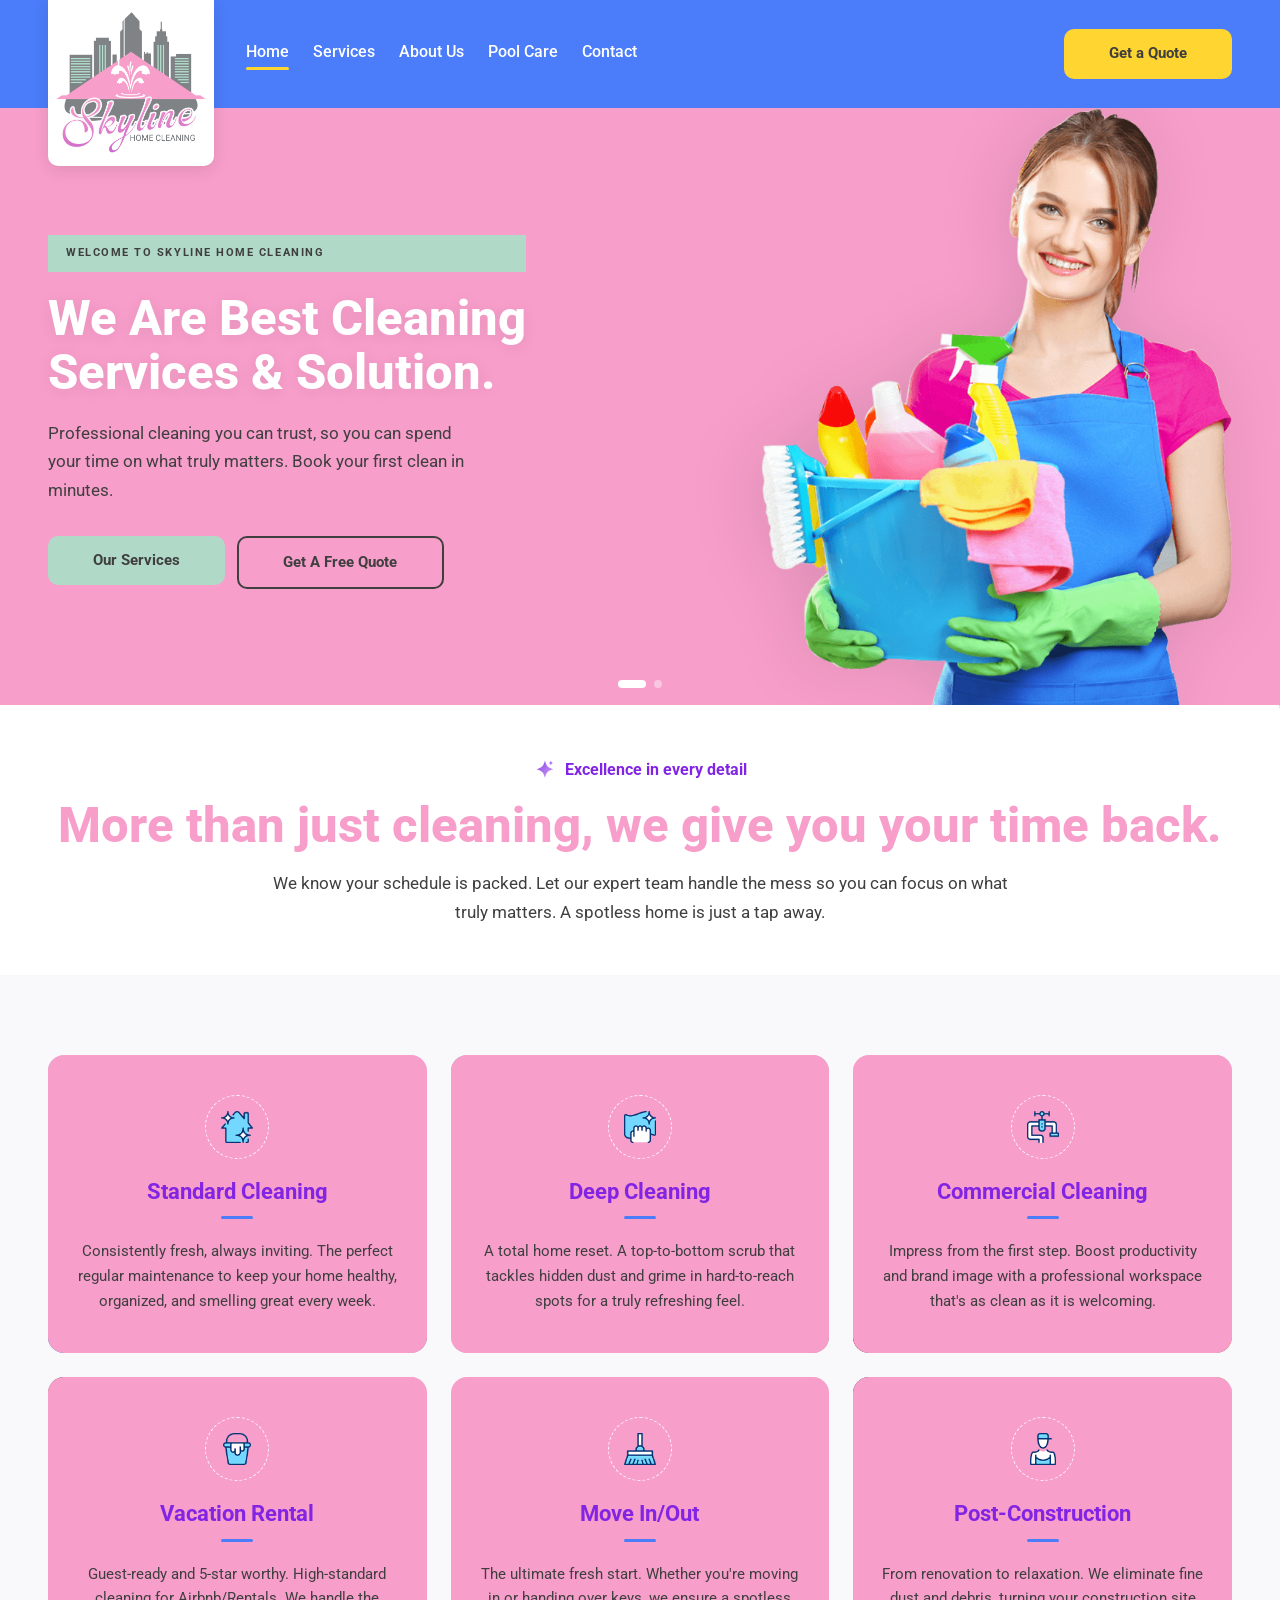
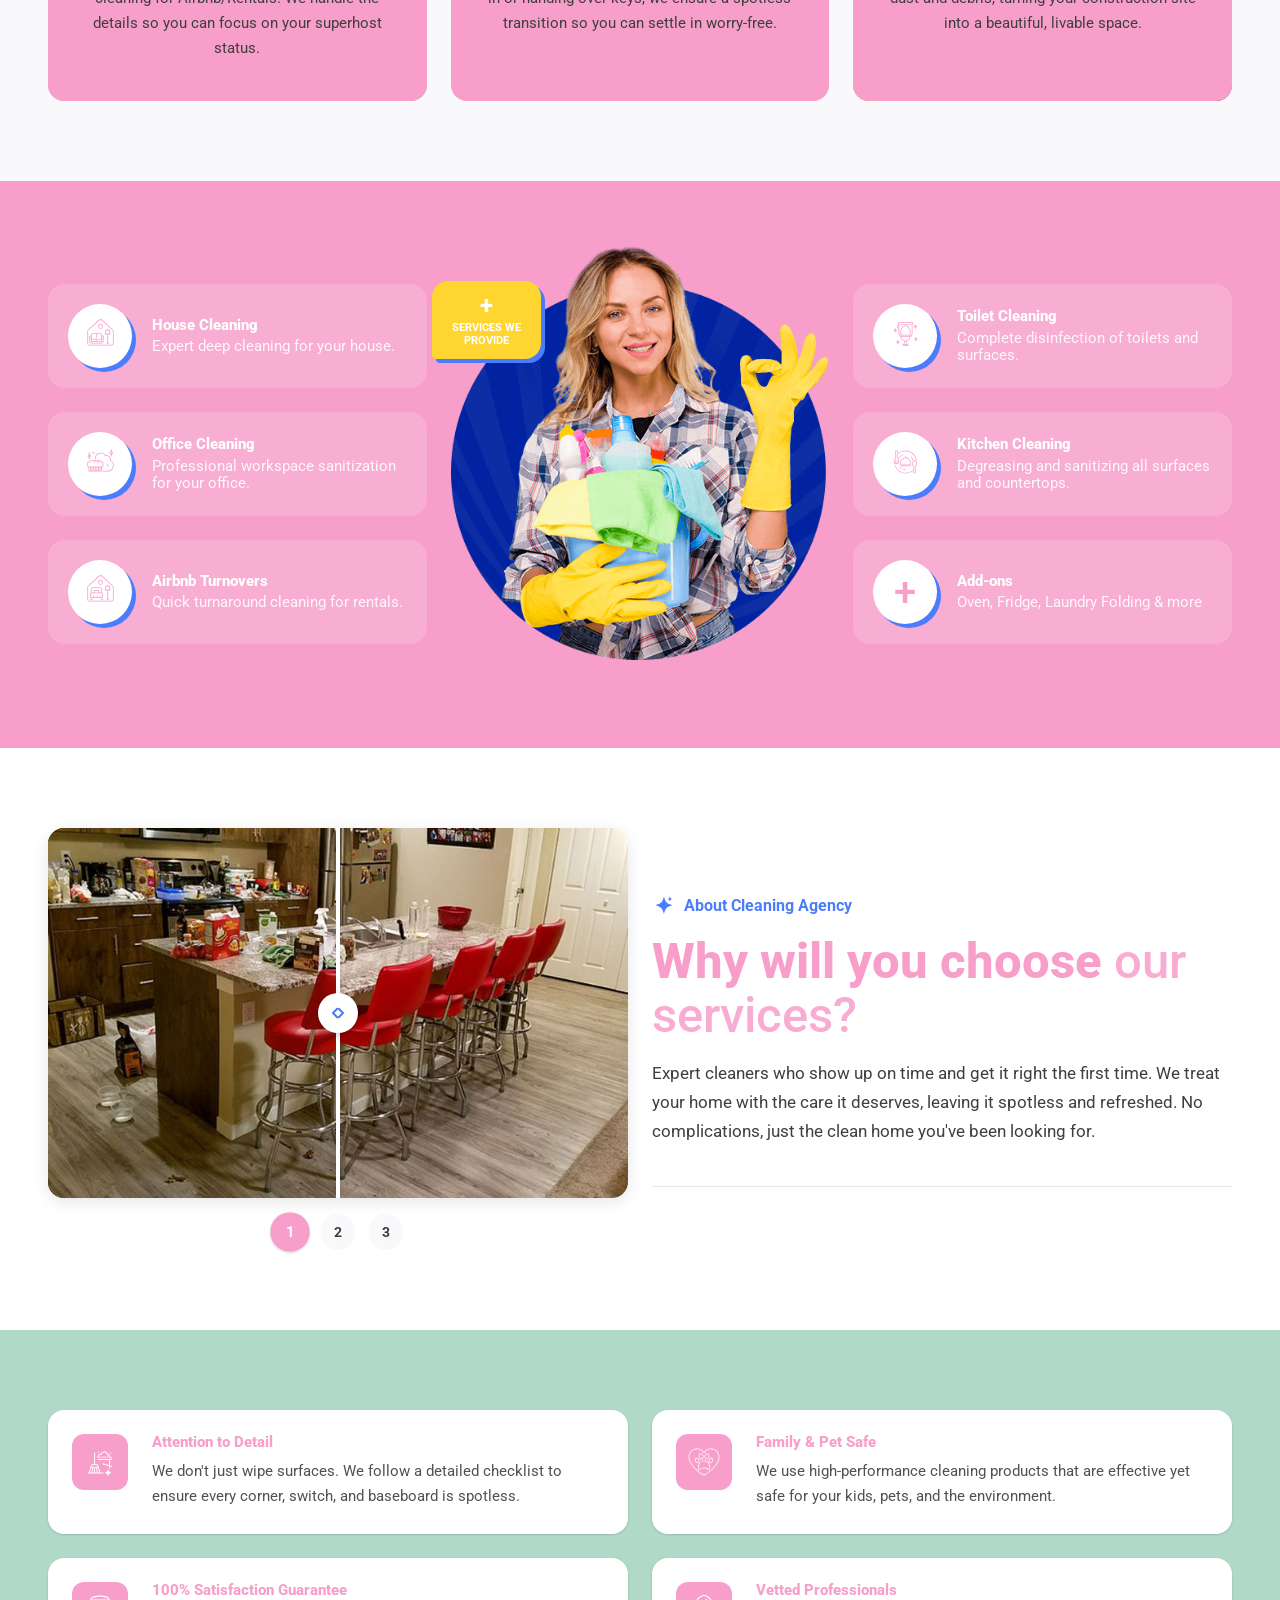
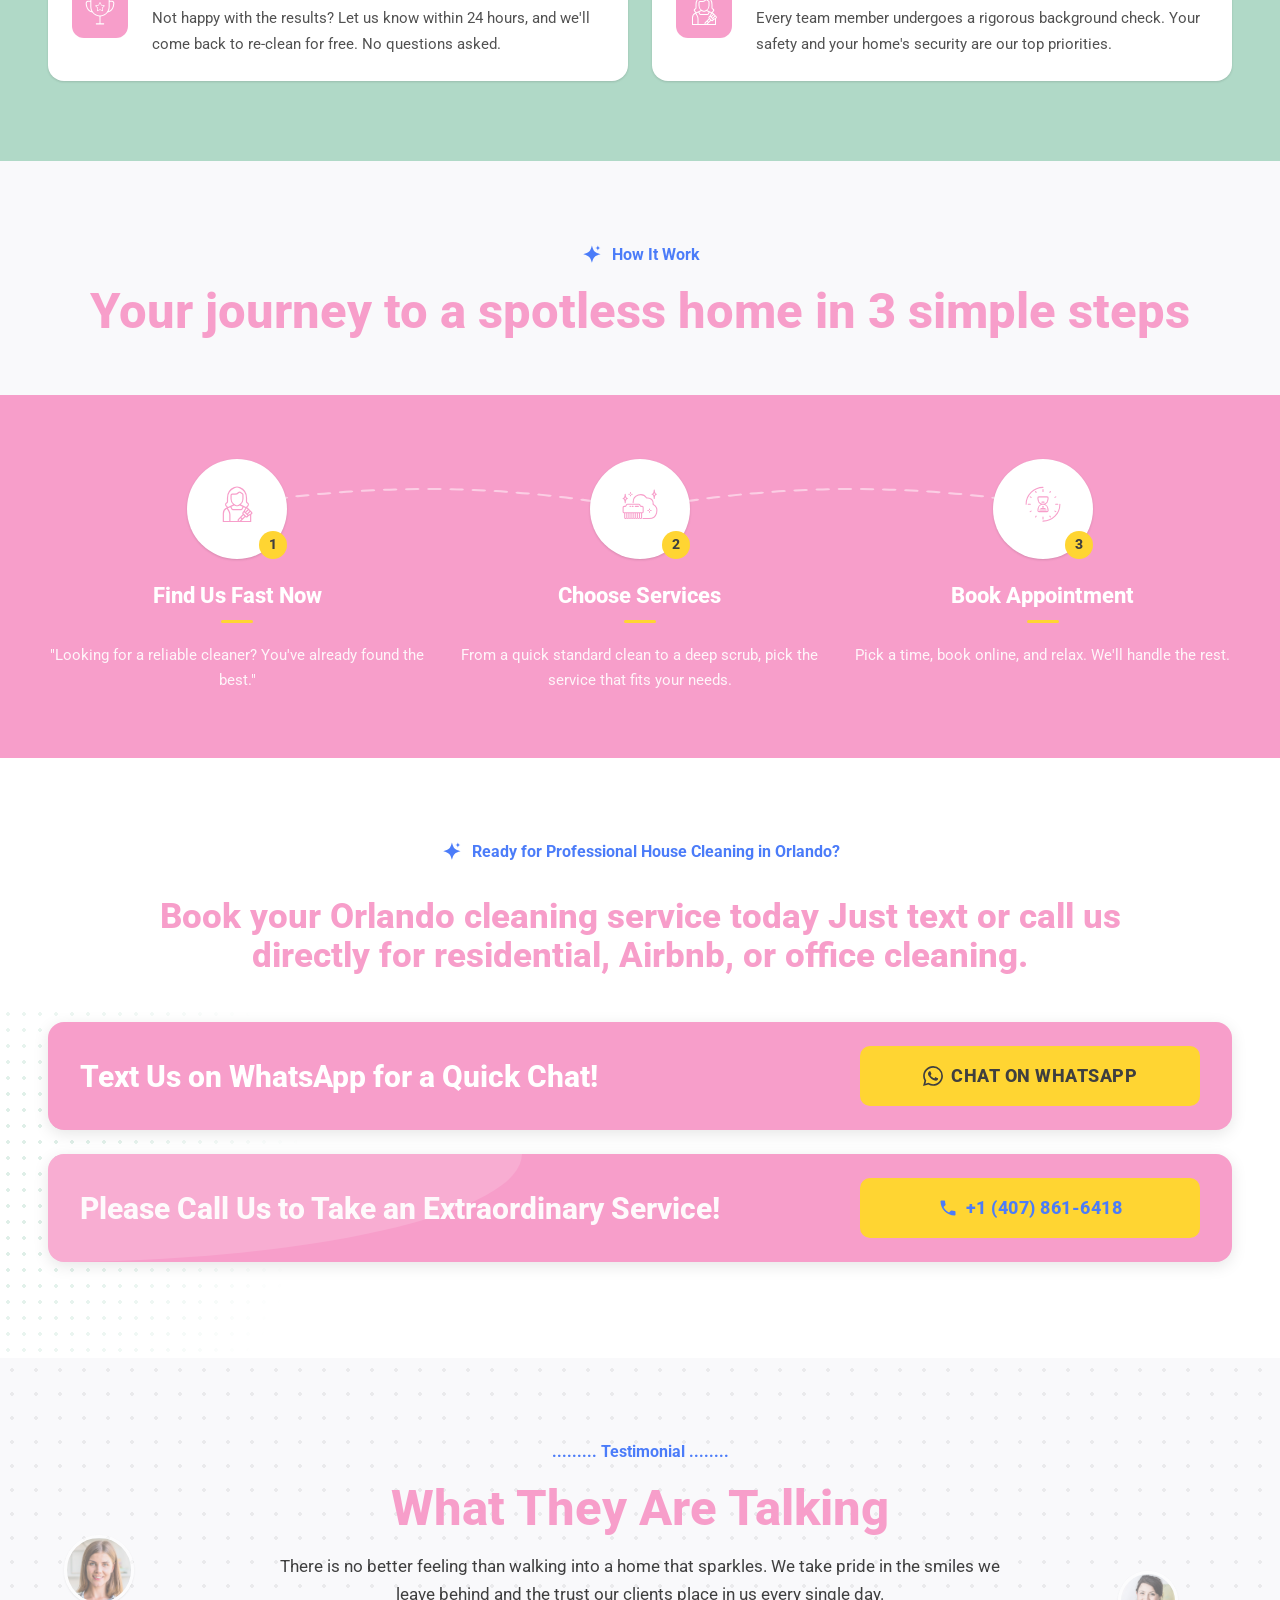
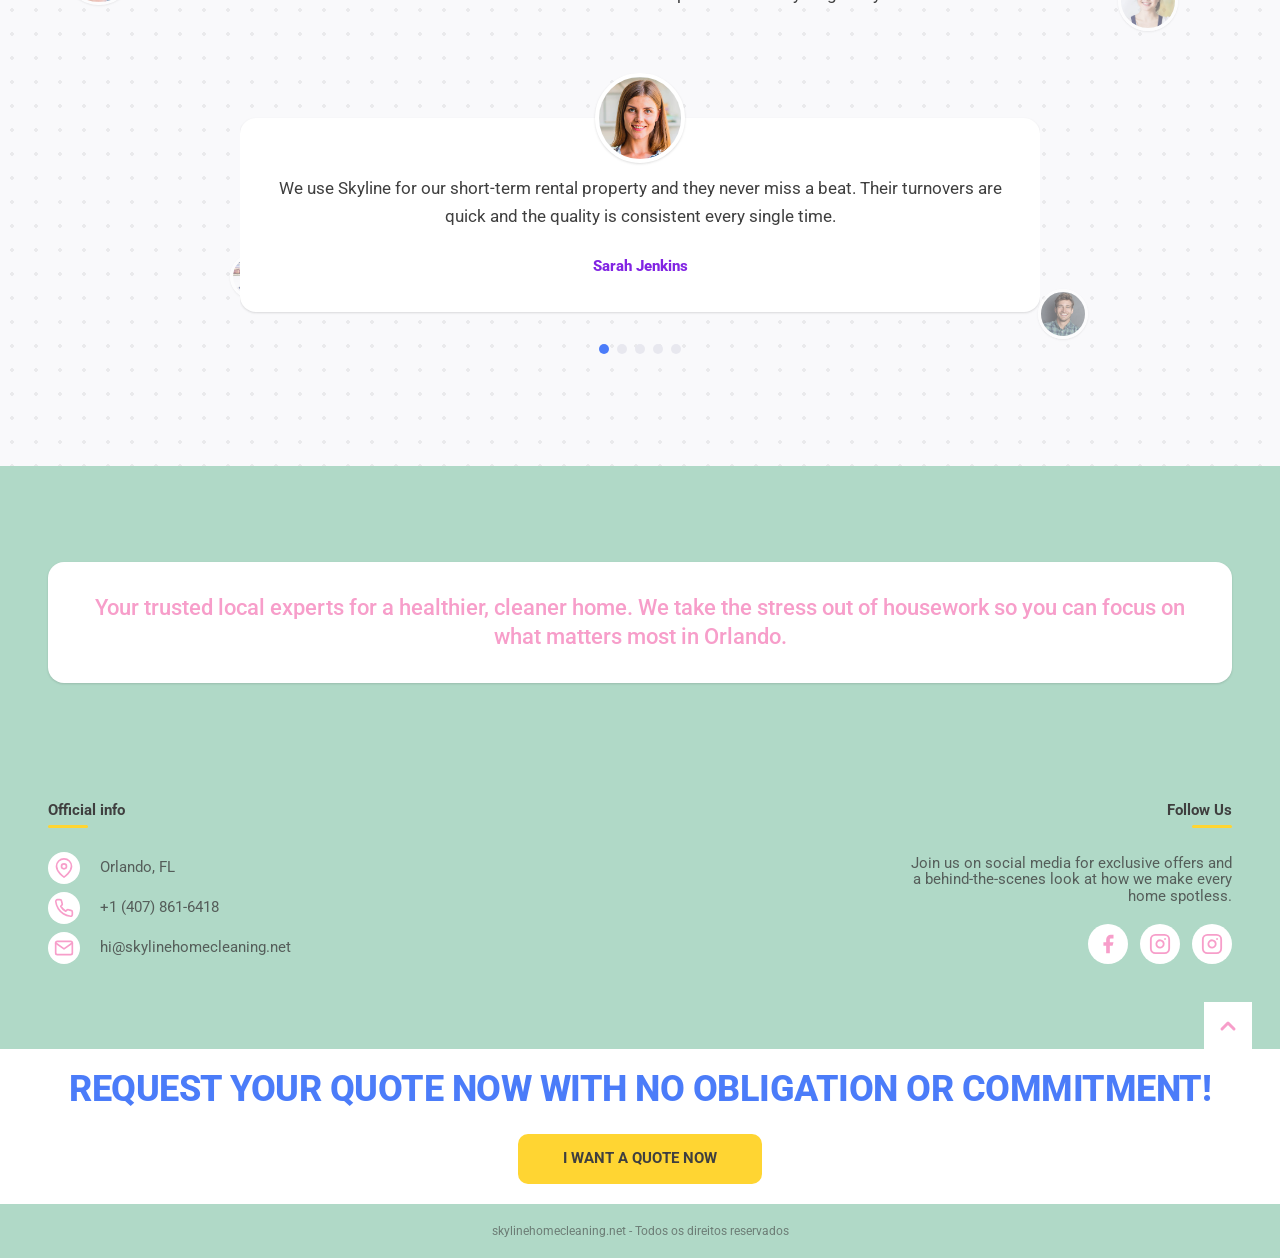
<file: index.html>
<!DOCTYPE html>
<html lang="en">
<head>
  <meta charset="UTF-8" />
  <meta name="viewport" content="width=device-width, initial-scale=1.0" />
  <meta name="description" content="Skyline Home Cleaning — Professional residential and commercial cleaning services you can trust. Book your first clean in minutes." />
  <title>Skyline Home Cleaning | Professional Cleaning Services</title>

  <link rel="preconnect" href="https://fonts.googleapis.com" />
  <link rel="preconnect" href="https://fonts.gstatic.com" crossorigin />
  <link href="https://fonts.googleapis.com/css2?family=Roboto:wght@400;500;700;800&display=swap" rel="stylesheet" />

  <!-- CSS Layer -->
  <link rel="stylesheet" href="css/tokens.css" />
  <link rel="stylesheet" href="css/base.css" />
  <link rel="stylesheet" href="css/layout.css" />
  <link rel="stylesheet" href="css/components.css" />
  <link rel="stylesheet" href="css/utilities.css" />
</head>
<body id="home">

  <a href="#main-content" class="u-skip-link">Skip to main content</a>

  <header class="main-header" role="banner">
    <div class="u-container header-container">
      
      <a href="/" class="header-logo" aria-label="Skyline Home Cleaning Home">
        <picture>
          <source media="(min-width: 641px)" srcset="assets/logos/logo-desktop-skyline.png">
          <img src="assets/logos/rounded-mobile-skyline.png" alt="Skyline Home Cleaning Logo" class="header-logo__img">
        </picture>
      </a>

      <!-- Menu Hamburger para Mobile -->
      <button class="header-nav__toggle" data-nav-toggle aria-expanded="false" aria-label="Open navigation menu">
        <span class="u-sr-only">Menu</span>
        <div class="hamburger-icon"></div>
      </button>

      <nav class="header-nav" data-nav-menu aria-label="Main navigation">
        <ul class="header-nav__list">
          <li class="header-nav__item"><a href="#home" class="header-nav__link header-nav__link--active">Home</a></li>
          <li class="header-nav__item"><a href="#services" class="header-nav__link">Services</a></li>
          <li class="header-nav__item"><a href="#why-choose-us" class="header-nav__link">About Us</a></li>
          <li class="header-nav__item"><a href="pool-care.html" class="header-nav__link">Pool Care</a></li>
          <li class="header-nav__item"><a href="#contact" class="header-nav__link">Contact</a></li>
          <!-- Appointment CTA: visible only inside the mobile hamburger drawer -->
          <li class="header-nav__item header-nav__cta-mobile">
            <a href="appointment.html" class="btn btn--cta">Get a Quote</a>
          </li>
        </ul>
      </nav>

      <a href="appointment.html" class="btn btn--cta btn-header-cta">Get a Quote</a>

    </div>
  </header>

  <main id="main-content">
    <section aria-label="Hero" class="hero-slider" id="hero" data-hero-slider tabindex="0">

      <!-- Progress bar -->
      <div class="hero-progress" aria-hidden="true">
        <div class="hero-progress__bar" data-slider-progress></div>
      </div>

      <!-- Slides -->
      <div class="hero-slider__track">

        <!-- Slide 1 -->
        <div class="hero-slide is-active" style="--slide-bg: #F79ECA;" data-slide="0" aria-hidden="false">
          <div class="u-container hero-slide__inner">
            <div class="hero-slide__content">
              <span class="hero-eyebrow" style="--eyebrow-bg: var(--color-secondary);" data-animate>WELCOME TO SKYLINE HOME CLEANING</span>
              <h1 class="hero-h1" id="section-hero-title" data-animate>We Are Best Cleaning<br>Services &amp; Solution.</h1>
              <p class="hero-body" data-animate>Professional cleaning you can trust, so you can spend your time on what truly matters. Book your first clean in minutes.</p>
              <div class="hero-actions" data-animate>
                <a href="#services" class="btn btn--secondary hero-btn">Our Services</a>
                <a href="appointment.html" class="btn btn--outline hero-btn">Get A Free Quote</a>
              </div>
            </div>
          </div>
          <!-- Image: direct child of slide so position:absolute anchors to slide edges -->
          <div class="hero-slide__image-wrapper" data-animate>
            <img src="assets/cleanig-girl-slide1.png" alt="Skyline Home Cleaning professional with supplies" class="hero-slide__image" fetchpriority="high" width="640" height="640" />
          </div>
        </div>

        <!-- Slide 2 -->
        <div class="hero-slide" style="--slide-bg: #B0D9C7;" data-slide="1" aria-hidden="true">
          <div class="u-container hero-slide__inner">
            <div class="hero-slide__content">
              <span class="hero-eyebrow" style="--eyebrow-bg: var(--color-primary);" data-animate>WE ARE SKYLINE</span>
              <h2 class="hero-h1" data-animate>Best Cleaning Service<br>in Town!</h2>
              <p class="hero-body" data-animate>Expert residential cleaning tailored to your needs. We handle the mess, you enjoy the rest.</p>
              <div class="hero-actions" data-animate>
                <a href="appointment.html" class="btn btn--cta hero-btn">Get a Free Quote</a>
              </div>
            </div>
          </div>
          <!-- Image: direct child of slide so position:absolute anchors to slide edges -->
          <div class="hero-slide__image-wrapper" data-animate>
            <img src="assets/cleanig-girl-slide2.png" alt="Skyline Home Cleaning professional ready to help" class="hero-slide__image" loading="lazy" width="640" height="640" />
          </div>
        </div>

      </div>

      <!-- Navigation arrows -->
      <button class="hero-slider__nav hero-slider__nav--prev" data-slider-prev aria-label="Previous slide">
        <svg xmlns="http://www.w3.org/2000/svg" width="24" height="24" viewBox="0 0 24 24" fill="none" stroke="currentColor" stroke-width="2.5" stroke-linecap="round" stroke-linejoin="round" aria-hidden="true">
          <polyline points="15 18 9 12 15 6"/>
        </svg>
      </button>
      <button class="hero-slider__nav hero-slider__nav--next" data-slider-next aria-label="Next slide">
        <svg xmlns="http://www.w3.org/2000/svg" width="24" height="24" viewBox="0 0 24 24" fill="none" stroke="currentColor" stroke-width="2.5" stroke-linecap="round" stroke-linejoin="round" aria-hidden="true">
          <polyline points="9 18 15 12 9 6"/>
        </svg>
      </button>

      <!-- Dot indicators -->
      <div class="hero-dots" data-slider-dots aria-label="Slide indicators" role="group"></div>

    </section>

    <!-- Intro Banner / Section Banner -->
    <section id="services" aria-label="Introduction" class="section-padding--sm" style="background-color: var(--color-white);">
      <div class="u-container">
        <div class="section-banner" data-reveal>
          <div class="section-banner__eyebrow">
            <span class="section-banner__icon" aria-hidden="true"></span>
            Excellence in every detail
          </div>
          <h2 class="section-banner__title">More than just cleaning, we give you your time back.</h2>
          <p class="section-banner__desc">We know your schedule is packed. Let our expert team handle the mess so you can focus on what truly matters. A spotless home is just a tap away.</p>
        </div>
      </div>
    </section>

    <section id="services-grid" aria-labelledby="section-services-title" style="background-color: var(--color-surface);" class="section-padding">
      <div class="u-container">
        <!-- Optional section title if needed, visually hidden or kept. Based on the user prompt it's just the grid, but keeping a hidden title is good for accessibility -->
        <h2 id="section-services-title" class="u-sr-only">Our Services</h2>
        
        <div class="u-grid">
          <!-- Card 1 -->
          <div class="col-third service-card" style="--card-bg-img: url('../assets/services-cards/services-card1.jpg');" data-reveal>
            <div class="service-icon-wrap">
              <img src="assets/icons/png-services/standard-cleaning.png" alt="" aria-hidden="true" width="32" height="32" loading="lazy" />
            </div>
            <h3 class="service-card__title">Standard Cleaning</h3>
            <div class="service-card__bar"></div>
            <p class="service-card__desc">Consistently fresh, always inviting. The perfect regular maintenance to keep your home healthy, organized, and smelling great every week.</p>
          </div>

          <!-- Card 2 -->
          <div class="col-third service-card" style="--card-bg-img: url('../assets/services-cards/services-card2.jpg');" data-reveal="data-reveal-delay: 80">
            <div class="service-icon-wrap">
              <img src="assets/icons/png-services/deep-cleaning.png" alt="" aria-hidden="true" width="32" height="32" loading="lazy" />
            </div>
            <h3 class="service-card__title">Deep Cleaning</h3>
            <div class="service-card__bar"></div>
            <p class="service-card__desc">A total home reset. A top-to-bottom scrub that tackles hidden dust and grime in hard-to-reach spots for a truly refreshing feel.</p>
          </div>

          <!-- Card 3 -->
          <div class="col-third service-card" style="--card-bg-img: url('../assets/services-cards/services-card7 (1).jpg');" data-reveal="data-reveal-delay: 160">
            <div class="service-icon-wrap">
              <img src="assets/icons/png-services/commercia-cleaning.png" alt="" aria-hidden="true" width="32" height="32" loading="lazy" />
            </div>
            <h3 class="service-card__title">Commercial Cleaning</h3>
            <div class="service-card__bar"></div>
            <p class="service-card__desc">Impress from the first step. Boost productivity and brand image with a professional workspace that's as clean as it is welcoming.</p>
          </div>

          <!-- Card 4 -->
          <div class="col-third service-card" style="--card-bg-img: url('../assets/services-cards/services-card4.jpg');" data-reveal>
            <div class="service-icon-wrap">
              <img src="assets/icons/png-services/vacation-retail.png" alt="" aria-hidden="true" width="32" height="32" loading="lazy" />
            </div>
            <h3 class="service-card__title">Vacation Rental</h3>
            <div class="service-card__bar"></div>
            <p class="service-card__desc">Guest-ready and 5-star worthy. High-standard cleaning for Airbnb/Rentals. We handle the details so you can focus on your superhost status.</p>
          </div>

          <!-- Card 5 -->
          <div class="col-third service-card" style="--card-bg-img: url('../assets/services-cards/services-card5.jpg');" data-reveal="data-reveal-delay: 80">
            <div class="service-icon-wrap">
              <img src="assets/icons/png-services/move-in-out.png" alt="" aria-hidden="true" width="32" height="32" loading="lazy" />
            </div>
            <h3 class="service-card__title">Move In/Out</h3>
            <div class="service-card__bar"></div>
            <p class="service-card__desc">The ultimate fresh start. Whether you're moving in or handing over keys, we ensure a spotless transition so you can settle in worry-free.</p>
          </div>

          <!-- Card 6 -->
          <div class="col-third service-card" style="--card-bg-img: url('../assets/services-cards/services-card6.jpg');" data-reveal="data-reveal-delay: 160">
            <div class="service-icon-wrap">
              <img src="assets/icons/png-services/post-construction.png" alt="" aria-hidden="true" width="32" height="32" loading="lazy" />
            </div>
            <h3 class="service-card__title">Post-Construction</h3>
            <div class="service-card__bar"></div>
            <p class="service-card__desc">From renovation to relaxation. We eliminate fine dust and debris, turning your construction site into a beautiful, livable space.</p>
          </div>
        </div>
      </div>
    </section>

    <!-- Services Details Grid -->
    <section id="services-details" class="section-padding" style="background-color: var(--color-primary); color: var(--color-white); overflow: hidden;">
      <div class="u-container u-grid" style="align-items: center;">
        
        <!-- Left Cards -->
        <div class="col-third" style="display: flex; flex-direction: column; gap: 1.5rem;" data-reveal>
          <div class="service-item">
            <div class="service-item__icon-wrap">
              <span class="service-item__icon" style="--icon: url('../assets/icons/services/house-cleaning.svg');"></span>
            </div>
            <div class="service-item__content">
              <h3 class="service-item__title">House Cleaning</h3>
              <p class="service-item__desc">Expert deep cleaning for your house.</p>
            </div>
          </div>

          <div class="service-item">
            <div class="service-item__icon-wrap">
              <span class="service-item__icon" style="--icon: url('../assets/icons/services/cleaning-brush.svg');"></span>
            </div>
            <div class="service-item__content">
              <h3 class="service-item__title">Office Cleaning</h3>
              <p class="service-item__desc">Professional workspace sanitization for your office.</p>
            </div>
          </div>

          <div class="service-item">
            <div class="service-item__icon-wrap">
              <span class="service-item__icon" style="--icon: url('../assets/icons/services/airbnb-turnovers.svg');"></span>
            </div>
            <div class="service-item__content">
              <h3 class="service-item__title">Airbnb Turnovers</h3>
              <p class="service-item__desc">Quick turnaround cleaning for rentals.</p>
            </div>
          </div>
        </div>

        <!-- Center Image -->
        <div class="col-third" style="position: relative; text-align: center; z-index: 2;" data-reveal="data-reveal-delay: 80">
          <div class="service-center-img-wrap">
            <div class="service-center-img__bg"></div>
            <img src="assets/cleaning-girl-services.png" alt="Cleaning professional smiling" class="service-center-img" width="400" height="400" loading="lazy" />
            <div class="service-center-badge">
              <span class="service-center-badge__icon">+</span>
              <span class="service-center-badge__text">Services we<br>provide</span>
            </div>
          </div>
        </div>

        <!-- Right Cards -->
        <div class="col-third" style="display: flex; flex-direction: column; gap: 1.5rem;" data-reveal="data-reveal-delay: 160">
          <div class="service-item">
            <div class="service-item__icon-wrap">
              <span class="service-item__icon" style="--icon: url('../assets/icons/services/toilet.svg');"></span>
            </div>
            <div class="service-item__content">
              <h3 class="service-item__title">Toilet Cleaning</h3>
              <p class="service-item__desc">Complete disinfection of toilets and surfaces.</p>
            </div>
          </div>

          <div class="service-item">
            <div class="service-item__icon-wrap">
              <span class="service-item__icon" style="--icon: url('../assets/icons/services/kitchen-cleaning.svg');"></span>
            </div>
            <div class="service-item__content">
              <h3 class="service-item__title">Kitchen Cleaning</h3>
              <p class="service-item__desc">Degreasing and sanitizing all surfaces and countertops.</p>
            </div>
          </div>

          <div class="service-item">
            <div class="service-item__icon-wrap">
              <span class="service-item__icon--text">+</span>
            </div>
            <div class="service-item__content">
              <h3 class="service-item__title">Add-ons</h3>
              <p class="service-item__desc">Oven, Fridge, Laundry Folding & more</p>
            </div>
          </div>
        </div>

      </div>
    </section>

    <!-- About / Why Choose Us Intro -->
    <section id="why-choose-us" aria-labelledby="section-why-title" class="section-padding" style="background-color: var(--color-white);">
      <div class="u-container u-grid" style="align-items: center;">
        
        <!-- Left: Before/After Slider -->
        <div class="col-half" data-reveal>
          <div class="ba-slider-wrap" style="display: flex; flex-direction: column; gap: 1rem;">
            <div class="ba-slider" style="--reveal: 50%;">
              <img src="assets/before-after/home-after.jpg" alt="Clean kitchen after cleaning" class="ba-slider__img js-ba-after" width="800" height="600" loading="lazy" />
              <div class="ba-slider__after">
                <img src="assets/before-after/home-before.jpg" alt="Dirty kitchen before cleaning" class="ba-slider__img js-ba-before" width="800" height="600" loading="lazy" />
              </div>
              <div class="ba-slider__handle">
                <div class="ba-slider__handle-btn">
                  <svg xmlns="http://www.w3.org/2000/svg" width="20" height="20" viewBox="0 0 24 24" fill="none" stroke="currentColor" stroke-width="2.5" stroke-linecap="round" stroke-linejoin="round"><polyline points="11 17 6 12 11 7"></polyline><polyline points="13 17 18 12 13 7"></polyline></svg>
                </div>
              </div>
              <input type="range" min="0" max="100" value="50" class="ba-slider__range" aria-label="Compare before and after cleaning" />
            </div>

            <!-- Slider Pagination -->
            <div class="ba-slider__nav" style="display: flex; justify-content: center; gap: 0.75rem;">
              <button class="ba-slider__btn is-active" data-before="assets/before-after/home-before.jpg" data-after="assets/before-after/home-after.jpg" aria-label="View comparison 1">1</button>
              <button class="ba-slider__btn" data-before="assets/before-after/home-before1.png" data-after="assets/before-after/home-after1.png" aria-label="View comparison 2">2</button>
              <button class="ba-slider__btn" data-before="assets/before-after/home-before2.png" data-after="assets/before-after/home-after2.png" aria-label="View comparison 3">3</button>
            </div>
          </div>
        </div>

        <!-- Right: Text Content -->
        <div class="col-half" data-reveal="data-reveal-delay: 80" style="display: flex; flex-direction: column; justify-content: center;">
          <div class="section-banner" style="text-align: left; margin-inline: 0;">
            <div class="section-banner__eyebrow" style="color: var(--color-nav);">
              <span class="section-banner__icon" aria-hidden="true" style="background: var(--color-nav);"></span>
              About Cleaning Agency
            </div>
            <h2 id="section-why-title" class="section-banner__title">
              <span style="font-weight: 800;">Why will you choose</span> 
              <span style="font-weight: 500; opacity: 0.85;">our services?</span>
            </h2>
            <p class="section-banner__desc" style="margin-inline: 0;">
              Expert cleaners who show up on time and get it right the first time. We treat your home with the care it deserves, leaving it spotless and refreshed. No complications, just the clean home you've been looking for.
            </p>
            <hr style="border: none; border-bottom: 1px solid var(--color-border); margin-top: 2.5rem; width: 100%;" />
          </div>
        </div>

      </div>
    </section>

    <!-- Trust Badges / Why Us Grid -->
    <section id="trust-badges" aria-label="Why Choose Us Benefits" class="section-padding" style="background-color: var(--color-secondary);">
      <div class="u-container u-grid">
        
        <!-- Badge 1 -->
        <div class="col-half trust-badge" data-reveal>
          <div class="trust-badge__icon-wrap">
            <span class="trust-badge__icon" style="--icon: url('../assets/icons/why-us/cleaning-details.svg');"></span>
          </div>
          <div class="trust-badge__content">
            <h3 class="trust-badge__title">Attention to Detail</h3>
            <p class="trust-badge__desc">We don't just wipe surfaces. We follow a detailed checklist to ensure every corner, switch, and baseboard is spotless.</p>
          </div>
        </div>

        <!-- Badge 2 -->
        <div class="col-half trust-badge" data-reveal="data-reveal-delay: 80">
          <div class="trust-badge__icon-wrap">
            <span class="trust-badge__icon" style="--icon: url('../assets/icons/why-us/pet-safe.svg');"></span>
          </div>
          <div class="trust-badge__content">
            <h3 class="trust-badge__title">Family & Pet Safe</h3>
            <p class="trust-badge__desc">We use high-performance cleaning products that are effective yet safe for your kids, pets, and the environment.</p>
          </div>
        </div>

        <!-- Badge 3 -->
        <div class="col-half trust-badge" data-reveal>
          <div class="trust-badge__icon-wrap">
            <span class="trust-badge__icon" style="--icon: url('../assets/icons/why-us/trophy.svg');"></span>
          </div>
          <div class="trust-badge__content">
            <h3 class="trust-badge__title">100% Satisfaction Guarantee</h3>
            <p class="trust-badge__desc">Not happy with the results? Let us know within 24 hours, and we'll come back to re-clean for free. No questions asked.</p>
          </div>
        </div>

        <!-- Badge 4 -->
        <div class="col-half trust-badge" data-reveal="data-reveal-delay: 80">
          <div class="trust-badge__icon-wrap">
            <span class="trust-badge__icon" style="--icon: url('../assets/icons/why-us/vetted-professional.svg');"></span>
          </div>
          <div class="trust-badge__content">
            <h3 class="trust-badge__title">Vetted Professionals</h3>
            <p class="trust-badge__desc">Every team member undergoes a rigorous background check. Your safety and your home's security are our top priorities.</p>
          </div>
        </div>

      </div>
    </section>

    <!-- How It Works Section -->
    <section id="how-it-works" aria-labelledby="section-how-title" class="section-padding" style="background-color: var(--color-surface); padding-bottom: 0;">
      <div class="u-container">
        
        <div class="section-banner" data-reveal>
          <div class="section-banner__eyebrow" style="color: var(--color-nav); justify-content: center;">
            <span class="section-banner__icon" aria-hidden="true" style="background: var(--color-nav);"></span>
            How It Work
          </div>
          <h2 id="section-how-title" class="section-banner__title">Your journey to a spotless home in 3 simple steps</h2>
        </div>
      </div>
        
      <div class="how-steps-wrap">
        <div class="u-container" style="position: relative;">
          <svg class="how-steps-curve" viewBox="0 0 1000 100" preserveAspectRatio="none" aria-hidden="true">
            <path d="M 0,100 Q 250,0 500,100 Q 750,0 1000,100" fill="none" stroke="rgba(255,255,255,0.5)" stroke-width="5" stroke-dasharray="12,14" stroke-linecap="round" />
          </svg>

          <div class="u-grid" style="position: relative; z-index: 1;">
          <!-- Step 1 -->
          <div class="col-third how-step" data-reveal>
            <div class="how-step__icon-wrap">
              <span class="how-step__icon" style="mask-image: url('../assets/icons/why-us/vetted-professional.svg'); -webkit-mask-image: url('../assets/icons/why-us/vetted-professional.svg');" aria-hidden="true"></span>
              <span class="how-step__badge">1</span>
            </div>
            <h3 class="how-step__title">Find Us Fast Now</h3>
            <div class="how-step__bar"></div>
            <p class="how-step__desc">"Looking for a reliable cleaner? You've already found the best."</p>
          </div>
          
          <!-- Step 2 -->
          <div class="col-third how-step" data-reveal="data-reveal-delay: 80">
            <div class="how-step__icon-wrap">
              <span class="how-step__icon" style="mask-image: url('../assets/icons/services/cleaning-brush.svg'); -webkit-mask-image: url('../assets/icons/services/cleaning-brush.svg');" aria-hidden="true"></span>
              <span class="how-step__badge">2</span>
            </div>
            <h3 class="how-step__title">Choose Services</h3>
            <div class="how-step__bar"></div>
            <p class="how-step__desc">From a quick standard clean to a deep scrub, pick the service that fits your needs.</p>
          </div>
          
          <!-- Step 3 -->
          <div class="col-third how-step" data-reveal="data-reveal-delay: 160">
            <div class="how-step__icon-wrap">
              <span class="how-step__icon" style="mask-image: url('../assets/icons/services/clock.svg'); -webkit-mask-image: url('../assets/icons/services/clock.svg');" aria-hidden="true"></span>
              <span class="how-step__badge">3</span>
            </div>
            <h3 class="how-step__title">Book Appointment</h3>
            <div class="how-step__bar"></div>
            <p class="how-step__desc">Pick a time, book online, and relax. We'll handle the rest.</p>
          </div>
          </div>
        </div>
      </div>
    </section>

    <!-- Text CTA Section -->
    <section id="contact" class="section-padding" style="background-color: var(--color-white); text-align: center; padding-bottom: 1rem;">
      <div class="u-container">
        <div class="section-banner" data-reveal style="max-width: 100%; margin-inline: auto;">
          <div class="section-banner__eyebrow" style="color: var(--color-nav); justify-content: center; font-weight: 700; text-transform: none; letter-spacing: normal;">
            <span class="section-banner__icon" aria-hidden="true" style="background: var(--color-nav);"></span>
            Ready for Professional House Cleaning in Orlando?
          </div>
          <h2 class="section-banner__title" style="color: var(--color-primary); font-weight: 800; font-size: clamp(1.25rem, 3vw, 2.2rem); line-height: var(--leading-tight); margin-top: 1rem;">
            Book your Orlando cleaning service today Just text or call us<br class="u-hidden-mobile">
            directly for residential, Airbnb, or office cleaning.
          </h2>
        </div>
      </div>
    </section>

    <!-- Contact & Call Banners -->
    <section id="contact-banners" style="padding-top: 1rem; padding-bottom: clamp(3rem, 8vw, 6rem); background-color: var(--color-white); position: relative; z-index: 1; overflow: hidden;">
      <!-- Subtle dot pattern background -->
      <div style="position: absolute; top: 0; left: 0; width: 400px; height: 100%; background-image: radial-gradient(var(--color-secondary) 2px, transparent 2px); background-size: 16px 16px; opacity: 0.4; z-index: -1; mask-image: radial-gradient(circle at left center, black 20%, transparent 70%); -webkit-mask-image: radial-gradient(circle at left center, black 20%, transparent 70%); pointer-events: none;"></div>
      
      <div class="u-container" style="display: flex; flex-direction: column; gap: 1.5rem;">
        
        <!-- Banner 1: WhatsApp -->
        <div class="appointment-banner" data-reveal>
          <h2 class="appointment-banner__title">Text Us on WhatsApp for a Quick Chat!</h2>
          <a href="https://wa.me/14078616418" class="btn btn--cta appointment-banner__btn" target="_blank" rel="noopener noreferrer">
            <svg width="20" height="20" viewBox="0 0 24 24" fill="currentColor" aria-hidden="true" style="flex-shrink: 0; margin-right: 8px;">
              <path d="M17.472 14.382c-.297-.149-1.758-.867-2.03-.967-.273-.099-.471-.148-.67.15-.197.297-.767.966-.94 1.164-.173.199-.347.223-.644.075-.297-.15-1.255-.463-2.39-1.475-.883-.788-1.48-1.761-1.653-2.059-.173-.297-.018-.458.13-.606.134-.133.298-.347.446-.52.149-.174.198-.298.298-.497.099-.198.05-.371-.025-.52-.075-.149-.669-1.612-.916-2.207-.242-.579-.487-.5-.669-.51a12.8 12.8 0 0 0-.57-.01c-.198 0-.52.074-.792.372-.272.297-1.04 1.016-1.04 2.479 0 1.462 1.065 2.875 1.213 3.074.149.198 2.096 3.2 5.077 4.487.709.306 1.262.489 1.694.625.712.227 1.36.195 1.871.118.571-.085 1.758-.719 2.006-1.413.248-.694.248-1.289.173-1.413-.074-.124-.272-.198-.57-.347m-5.421 7.403h-.004a9.87 9.87 0 0 1-5.031-1.378l-.361-.214-3.741.982.998-3.648-.235-.374a9.86 9.86 0 0 1-1.51-5.26c.001-5.45 4.436-9.884 9.888-9.884 2.64 0 5.122 1.03 6.988 2.898a9.825 9.825 0 0 1 2.893 6.994c-.003 5.45-4.437 9.884-9.885 9.884m8.413-18.297A11.815 11.815 0 0 0 12.05 0C5.495 0 .16 5.335.157 11.892c0 2.096.547 4.142 1.588 5.945L.057 24l6.305-1.654a11.882 11.882 0 0 0 5.683 1.448h.005c6.554 0 11.89-5.335 11.893-11.893a11.821 11.821 0 0 0-3.48-8.413Z"/>
            </svg>
            CHAT ON WHATSAPP
          </a>
        </div>

        <!-- Banner 2: Call Us -->
        <div class="appointment-banner appointment-banner--wave" data-reveal="data-reveal-delay: 80">
          <!-- Curved reflection graphic inside banner -->
          <div class="appointment-banner__bg-curve"></div>
          
          <h2 class="appointment-banner__title appointment-banner__title--alt">Please Call Us to Take an Extraordinary Service!</h2>
          <a href="tel:+14078616418" class="btn btn--cta appointment-banner__btn appointment-banner__btn--alt">
            <svg width="20" height="20" viewBox="0 0 24 24" fill="currentColor" aria-hidden="true" style="flex-shrink: 0;">
              <path d="M6.62 10.79c1.44 2.83 3.76 5.14 6.59 6.59l2.2-2.2c.27-.27.67-.36 1.02-.24 1.12.37 2.33.57 3.57.57.55 0 1 .45 1 1V20c0 .55-.45 1-1 1-9.39 0-17-7.61-17-17 0-.55.45-1 1-1h3.5c.55 0 1 .45 1 1 0 1.25.2 2.45.57 3.57.11.35.03.74-.25 1.02l-2.2 2.2z"/>
            </svg>
            +1 (407) 861-6418
          </a>
        </div>

      </div>
    </section>

    <!-- Testimonials -->
    <section id="testimonials" class="section-padding" style="background-color: var(--color-surface); position: relative; overflow: hidden; z-index: 1;">
      <!-- Dot pattern background -->
      <div style="position: absolute; top: 0; left: 0; width: 100%; height: 100%; background-image: radial-gradient(rgba(0,0,0,0.06) 2px, transparent 2px); background-size: 24px 24px; z-index: -1;"></div>

      <!-- Floating avatars (fixed sizes and positions) -->
      <div class="testimonial-float" style="top: 25%; left: 5%; width: 70px; height: 70px; background-image: url('assets/testimonials/testimonial-02.jpg');"></div>
      <div class="testimonial-float" style="top: 70%; left: 18%; width: 45px; height: 45px; background-image: url('assets/testimonials/testimonial-03.jpg');"></div>
      <div class="testimonial-float" style="top: 30%; right: 8%; width: 60px; height: 60px; background-image: url('assets/testimonials/testimonial-04.jpg');"></div>
      <div class="testimonial-float" style="top: 75%; right: 15%; width: 50px; height: 50px; background-image: url('assets/testimonials/testimonial-05.jpg');"></div>

      <div class="u-container">
        <div class="section-banner" data-reveal>
          <div class="section-banner__eyebrow" style="color: var(--color-nav); justify-content: center;">
            ......... Testimonial ........
          </div>
          <h2 class="section-banner__title" style="color: var(--color-primary); font-size: var(--text-h1); font-weight: 800;">
            What They Are Talking
          </h2>
          <p class="section-banner__desc">
            There is no better feeling than walking into a home that sparkles. We take pride in the smiles we leave behind and the trust our clients place in us every single day.
          </p>
        </div>

        <div class="testimonial-slider-wrap" data-reveal="data-reveal-delay: 100">
          <div class="testimonial-slider" data-testimonial-slider>
            
            <!-- Slide 1 -->
            <div class="testimonial-slide">
              <div class="testimonial-card">
                <div class="testimonial-card__avatar">
                  <img src="assets/testimonials/testimonial-02.jpg" alt="Sarah Jenkins" width="90" height="90" loading="lazy">
                </div>
                <p class="testimonial-card__text">We use Skyline for our short-term rental property and they never miss a beat. Their turnovers are quick and the quality is consistent every single time.</p>
                <h4 class="testimonial-card__name">Sarah Jenkins</h4>
              </div>
            </div>

            <!-- Slide 2 -->
            <div class="testimonial-slide">
              <div class="testimonial-card">
                <div class="testimonial-card__avatar">
                  <img src="assets/testimonials/testimonial-03.jpg" alt="Laiza French" width="90" height="90" loading="lazy">
                </div>
                <p class="testimonial-card__text">So easy to book, and my house looked amazing. I didn't have to worry about anything.</p>
                <h4 class="testimonial-card__name">Laiza French</h4>
              </div>
            </div>

            <!-- Slide 3 -->
            <div class="testimonial-slide">
              <div class="testimonial-card">
                <div class="testimonial-card__avatar">
                  <img src="assets/testimonials/testimonial-04.jpg" alt="Jhon Smith" width="90" height="90" loading="lazy">
                </div>
                <p class="testimonial-card__text">I've tried several cleaning services in Orlando, but Skyline is on another level. They are professional, punctual, and my house has never looked this good.</p>
                <h4 class="testimonial-card__name">Jhon Smith</h4>
              </div>
            </div>

            <!-- Slide 4 -->
            <div class="testimonial-slide">
              <div class="testimonial-card">
                <div class="testimonial-card__avatar">
                  <img src="assets/testimonials/testimonial-05.jpg" alt="Emily Davis" width="90" height="90" loading="lazy">
                </div>
                <p class="testimonial-card__text">Absolutely wonderful! They paid attention to details I didn't even know were dirty. Highly recommended for any homeowner.</p>
                <h4 class="testimonial-card__name">Emily Davis</h4>
              </div>
            </div>

            <!-- Slide 5 -->
            <div class="testimonial-slide">
              <div class="testimonial-card">
                <div class="testimonial-card__avatar">
                  <img src="assets/testimonials/testimonial-06.jpg" alt="Michael Brown" width="90" height="90" loading="lazy">
                </div>
                <p class="testimonial-card__text">Fast, reliable, and super friendly staff. Coming home to a clean house is the highlight of my week.</p>
                <h4 class="testimonial-card__name">Michael Brown</h4>
              </div>
            </div>

          </div>

          <!-- Slider Dots -->
          <div class="testimonial-dots" data-testimonial-dots></div>
        </div>
      </div>
    </section>

  </main>

  <footer role="contentinfo" class="main-footer" style="background-color: var(--color-secondary); color: var(--color-text); position: relative; z-index: 2;">
    <div class="u-container main-footer__inner">
      
      <!-- Top CTA Header -->
      <div style="text-align: center; margin-bottom: 2.5rem; background-color: #ffffff; padding: 2rem; border-radius: var(--card-radius); box-shadow: var(--shadow-sm);" data-reveal>
        <h3 style="font-size: var(--text-h3); font-weight: var(--weight-medium); color: var(--color-primary); line-height: 1.3; margin: 0;">
          Your trusted local experts for a healthier, cleaner home. We take the stress out of housework so you can focus on what matters most in Orlando.
        </h3>
      </div>

      <!-- 3 Columns Row -->
      <div class="u-grid main-footer__grid" style="margin-bottom: 25px;" data-reveal="data-reveal-delay: 80">
        
        <!-- Column 1: Official Info -->
        <div class="footer-col footer-col--left">
          <h3 class="footer-title" style="color: var(--color-text);">Official info</h3>
          <ul class="footer-contact" style="color: rgba(63,63,63,0.8); line-height: 1.1; display: flex; flex-direction: column; gap: 0.5rem;">
            <li>
              <span class="footer-contact__icon">
                <svg xmlns="http://www.w3.org/2000/svg" width="20" height="20" viewBox="0 0 24 24" fill="none" stroke="currentColor" stroke-width="2" stroke-linecap="round" stroke-linejoin="round" aria-hidden="true"><path d="M21 10c0 7-9 13-9 13s-9-6-9-13a9 9 0 0 1 18 0z"/><circle cx="12" cy="10" r="3"/></svg>
              </span>
              <span>Orlando, FL</span>
            </li>
            <li>
              <span class="footer-contact__icon">
                <svg xmlns="http://www.w3.org/2000/svg" width="20" height="20" viewBox="0 0 24 24" fill="none" stroke="currentColor" stroke-width="2" stroke-linecap="round" stroke-linejoin="round" aria-hidden="true"><path d="M22 16.92v3a2 2 0 0 1-2.18 2 19.79 19.79 0 0 1-8.63-3.07 19.5 19.5 0 0 1-6-6 19.79 19.79 0 0 1-3.07-8.67A2 2 0 0 1 4.11 2h3a2 2 0 0 1 2 1.72 12.84 12.84 0 0 0 .7 2.81 2 2 0 0 1-.45 2.11L8.09 9.91a16 16 0 0 0 6 6l1.27-1.27a2 2 0 0 1 2.11-.45 12.84 12.84 0 0 0 2.81.7A2 2 0 0 1 22 16.92z"/></svg>
              </span>
              <a href="tel:+14078616418" style="color: inherit;">+1 (407) 861-6418</a>
            </li>
            <li>
              <span class="footer-contact__icon">
                <svg xmlns="http://www.w3.org/2000/svg" width="20" height="20" viewBox="0 0 24 24" fill="none" stroke="currentColor" stroke-width="2" stroke-linecap="round" stroke-linejoin="round" aria-hidden="true"><path d="M4 4h16c1.1 0 2 .9 2 2v12c0 1.1-.9 2-2 2H4c-1.1 0-2-.9-2-2V6c0-1.1.9-2 2-2z"/><polyline points="22,6 12,13 2,6"/></svg>
              </span>
              <a href="mailto:hi@skylinehomecleaning.net" style="color: inherit;">hi@skylinehomecleaning.net</a>
            </li>
          </ul>
        </div>

        <!-- Column 2: Empty Spacer -->
        <div class="footer-col">
        </div>

        <!-- Column 3: Follow Us -->
        <div class="footer-col footer-col--right">
          <h2 class="footer-title" style="color: var(--color-text);">Follow Us</h2>
          <p style="color: rgba(63,63,63,0.8); line-height: 1.1; margin-bottom: 1rem;">
            Join us on social media for exclusive offers and a behind-the-scenes look at how we make every home spotless.
          </p>
          <div class="footer-socials" style="display: flex; justify-content: flex-end; gap: 0.75rem;">
            <a href="https://www.facebook.com/SkylinePoolService" target="_blank" rel="noopener noreferrer" title="Skyline on Facebook" aria-label="Follow us on Facebook" class="footer-social-link">
              <svg xmlns="http://www.w3.org/2000/svg" width="22" height="22" viewBox="0 0 24 24" fill="currentColor"><path d="M18 2h-3a5 5 0 0 0-5 5v3H7v4h3v8h4v-8h3l1-4h-4V7a1 1 0 0 1 1-1h3z"/></svg>
            </a>
            <a href="https://www.instagram.com/skylinehomecleaning/" target="_blank" rel="noopener noreferrer" title="Skyline Home Cleaning on Instagram" aria-label="Follow Skyline Home Cleaning on Instagram" class="footer-social-link">
              <svg xmlns="http://www.w3.org/2000/svg" width="22" height="22" viewBox="0 0 24 24" fill="none" stroke="currentColor" stroke-width="2" stroke-linecap="round" stroke-linejoin="round"><rect x="2" y="2" width="20" height="20" rx="5" ry="5"/><path d="M16 11.37A4 4 0 1 1 12.63 8 4 4 0 0 1 16 11.37z"/><line x1="17.5" y1="6.5" x2="17.51" y2="6.5"/></svg>
            </a>
            <a href="https://www.instagram.com/serviceskylinepool/" target="_blank" rel="noopener noreferrer" title="Skyline Pool Service on Instagram" aria-label="Follow Skyline Pool Service on Instagram" class="footer-social-link">
              <svg xmlns="http://www.w3.org/2000/svg" width="22" height="22" viewBox="0 0 24 24" fill="none" stroke="currentColor" stroke-width="2" stroke-linecap="round" stroke-linejoin="round"><rect x="2" y="2" width="20" height="20" rx="5" ry="5"/><path d="M16 11.37A4 4 0 1 1 12.63 8 4 4 0 0 1 16 11.37z"/><line x1="17.5" y1="6.5" x2="17.51" y2="6.5"/></svg>
            </a>
          </div>
        </div>
      </div>
    </div> <!-- /main-footer__inner -->

    <!-- Bottom CTA Box (Full Width) -->
    <div style="background-color: #ffffff; padding: 20px 0; margin-bottom: 17px; position: relative;" data-reveal="data-reveal-delay: 160">
      
      <button class="back-to-top back-to-top--light" aria-label="Scroll to top" onclick="window.scrollTo({top: 0, behavior: 'smooth'})" style="bottom: 100%; right: 28px; transform: translateY(1px);">
        <svg xmlns="http://www.w3.org/2000/svg" width="24" height="24" viewBox="0 0 24 24" fill="none" stroke="currentColor" stroke-width="3" stroke-linecap="round" stroke-linejoin="round"><polyline points="18 15 12 9 6 15"/></svg>
      </button>

      <div class="u-container">
        <h2 style="text-align: center; color: var(--color-nav); font-size: clamp(1.5rem, 4vw, 2.25rem); font-weight: 800; text-transform: uppercase; margin-bottom: 1.5rem; letter-spacing: -0.5px;">
          REQUEST YOUR QUOTE NOW WITH NO OBLIGATION OR COMMITMENT!
        </h2>
        
        <div class="cta-action-row" style="text-align: center;">
          <a href="appointment.html" class="btn btn--cta">I WANT A QUOTE NOW</a>
        </div>
      </div>
    </div>

    <!-- Copyright -->
    <div class="u-container">
      <div class="footer-bottom" style="color: rgba(63,63,63,0.6); text-align: left; padding-bottom: 17px; font-size: 12px;">
        <p style="margin: 0; width: 100%; text-align: center;">skylinehomecleaning.net - Todos os direitos reservados</p>
      </div>
    </div>
  </footer>
  <!-- JS Layer -->
  <script type="module" src="js/main.js"></script>
</body>
</html>
</file>
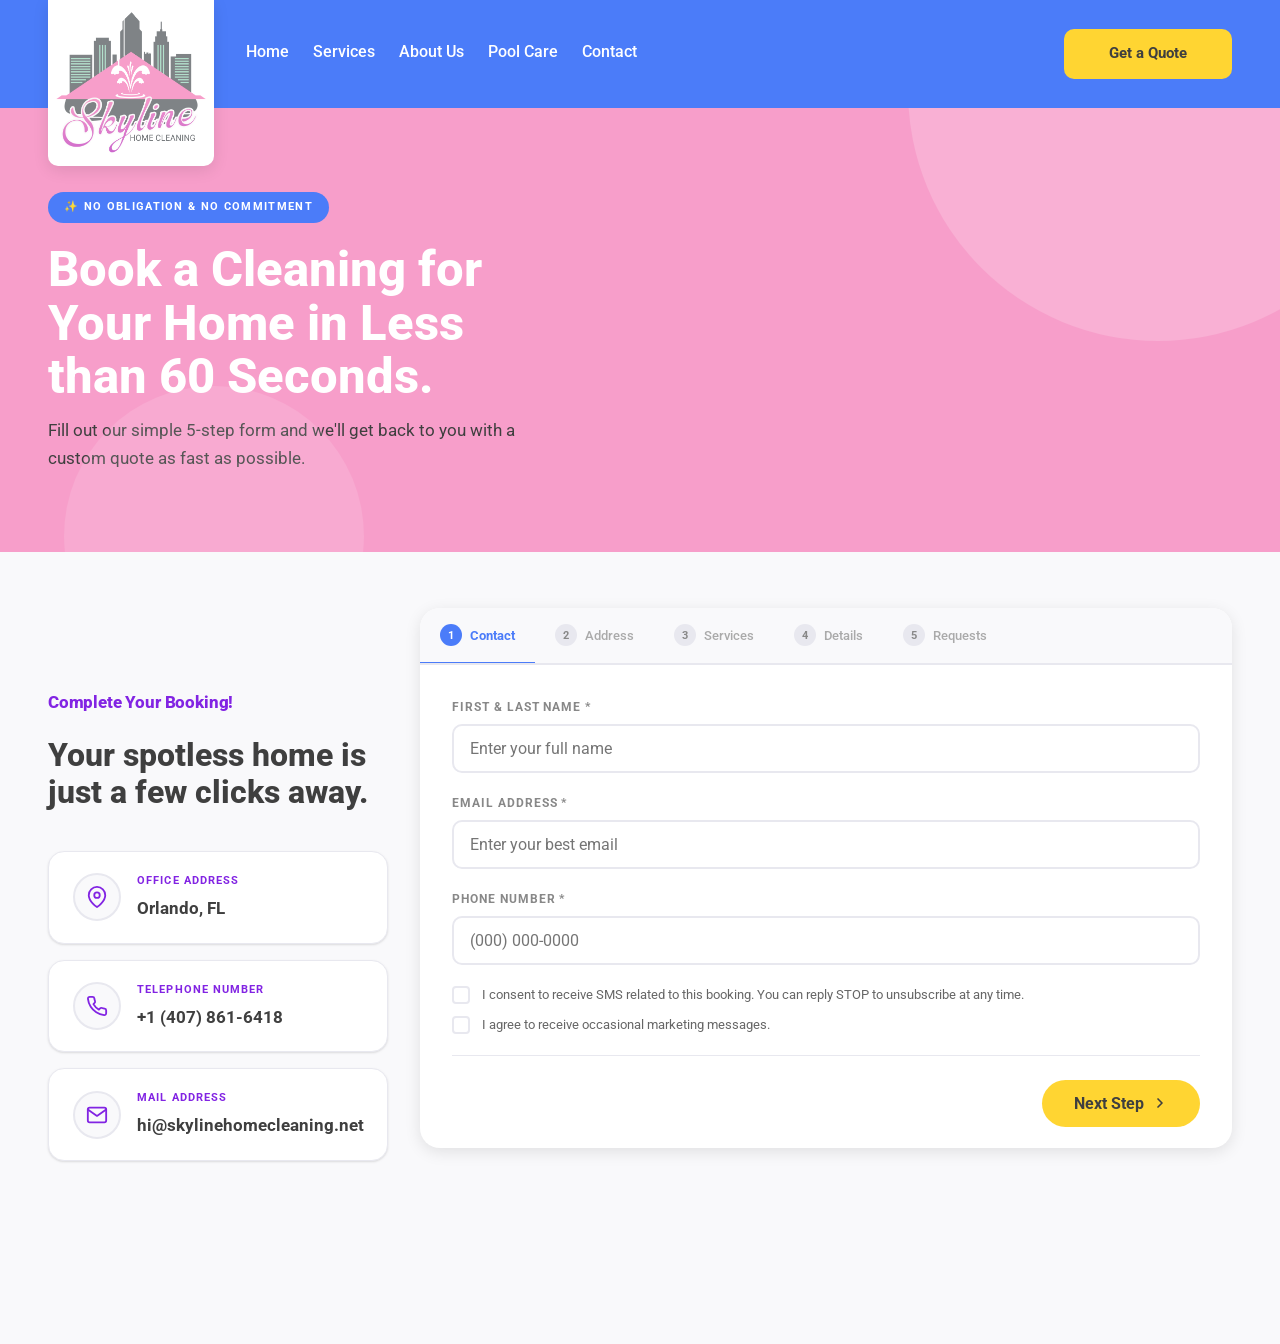
<file: appointment.html>
<!DOCTYPE html>
<html lang="en">
<head>
  <meta charset="UTF-8" />
  <meta name="viewport" content="width=device-width, initial-scale=1.0" />
  <meta name="description" content="Book your professional home cleaning appointment with Skyline Home Cleaning. Fast, easy, and obligation-free. 5 simple steps to a spotless home in Orlando." />
  <title>Book an Appointment | Skyline Home Cleaning</title>

  <link rel="preconnect" href="https://fonts.googleapis.com" />
  <link rel="preconnect" href="https://fonts.gstatic.com" crossorigin />
  <link href="https://fonts.googleapis.com/css2?family=Roboto:wght@400;500;700;800&display=swap" rel="stylesheet" />

  <!-- CSS Layer -->
  <link rel="stylesheet" href="css/tokens.css" />
  <link rel="stylesheet" href="css/base.css" />
  <link rel="stylesheet" href="css/layout.css" />
  <link rel="stylesheet" href="css/components.css" />
  <link rel="stylesheet" href="css/utilities.css" />
  <link rel="stylesheet" href="css/appointment.css?v=5" />
</head>
<body>

  <a href="#main-content" class="u-skip-link">Skip to main content</a>

  <!-- ── HEADER (shared, same as index.html) ─────────────────── -->
  <header class="main-header" role="banner">
    <div class="u-container header-container">

      <a href="/" class="header-logo" aria-label="Skyline Home Cleaning Home">
        <picture>
          <source media="(min-width: 641px)" srcset="assets/logos/logo-desktop-skyline.png">
          <img src="assets/logos/rounded-mobile-skyline.png" alt="Skyline Home Cleaning Logo" class="header-logo__img">
        </picture>
      </a>

      <button class="header-nav__toggle" data-nav-toggle aria-expanded="false" aria-label="Open navigation menu">
        <span class="u-sr-only">Menu</span>
        <div class="hamburger-icon"></div>
      </button>

      <nav class="header-nav" data-nav-menu aria-label="Main navigation">
        <ul class="header-nav__list">
          <li class="header-nav__item"><a href="index.html#home" class="header-nav__link">Home</a></li>
          <li class="header-nav__item"><a href="index.html#services" class="header-nav__link">Services</a></li>
          <li class="header-nav__item"><a href="index.html#why-choose-us" class="header-nav__link">About Us</a></li>
          <li class="header-nav__item"><a href="index.html#pool-care" class="header-nav__link">Pool Care</a></li>
          <li class="header-nav__item"><a href="index.html#contact" class="header-nav__link">Contact</a></li>
          <li class="header-nav__item header-nav__cta-mobile">
            <a href="appointment.html" class="btn btn--cta">Get a Quote</a>
          </li>
        </ul>
      </nav>

      <a href="appointment.html" class="btn btn--cta btn-header-cta">Get a Quote</a>
    </div>
  </header>

  <main id="main-content">

    <!-- ── BOOKING HERO ──────────────────────────────────────── -->
    <section class="booking-hero" aria-label="Booking header">
      <div class="u-container">
        <span class="booking-hero__eyebrow">
          ✨ No Obligation &amp; No Commitment
        </span>
        <h1 class="booking-hero__title">
          Book a Cleaning for<br>
          Your Home in Less<br>
          than 60 Seconds.
        </h1>
        <p class="booking-hero__sub">
          Fill out our simple 5-step form and we'll get back to you with a custom quote as fast as possible.
        </p>


      </div>
    </section>

    <!-- ── MAIN BOOKING LAYOUT ──────────────────────────────── -->
    <section id="booking-form-start" class="booking-page" aria-label="Booking form">
      <div class="u-container">
        <div class="booking-layout">

          <!-- ╔══════════════════════════════════════╗
               ║  LEFT SIDEBAR                        ║
               ╚══════════════════════════════════════╝ -->
          <aside class="booking-sidebar" aria-label="Contact information">

            <p class="booking-sidebar__headline">Complete Your Booking!</p>
            <h2 class="booking-sidebar__tagline">Your spotless home is just a few clicks away.</h2>

            <!-- Office Address -->
            <div class="booking-info-card" data-reveal>
              <div class="booking-info-card__icon" aria-hidden="true">
                <svg xmlns="http://www.w3.org/2000/svg" viewBox="0 0 24 24" fill="none" stroke-width="2" stroke-linecap="round" stroke-linejoin="round">
                  <path d="M21 10c0 7-9 13-9 13s-9-6-9-13a9 9 0 0 1 18 0z"/>
                  <circle cx="12" cy="10" r="3"/>
                </svg>
              </div>
              <div class="booking-info-card__body">
                <p class="booking-info-card__label">Office Address</p>
                <p class="booking-info-card__value">Orlando, FL</p>
              </div>
            </div>

            <!-- Phone -->
            <a href="tel:+14078616418" class="booking-info-card" data-reveal style="text-decoration: none;">
              <div class="booking-info-card__icon" aria-hidden="true">
                <svg xmlns="http://www.w3.org/2000/svg" viewBox="0 0 24 24" fill="none" stroke-width="2" stroke-linecap="round" stroke-linejoin="round">
                  <path d="M22 16.92v3a2 2 0 0 1-2.18 2 19.79 19.79 0 0 1-8.63-3.07 19.5 19.5 0 0 1-6-6 19.79 19.79 0 0 1-3.07-8.67A2 2 0 0 1 4.11 2h3a2 2 0 0 1 2 1.72 12.84 12.84 0 0 0 .7 2.81 2 2 0 0 1-.45 2.11L8.09 9.91a16 16 0 0 0 6 6l1.27-1.27a2 2 0 0 1 2.11-.45 12.84 12.84 0 0 0 2.81.7A2 2 0 0 1 22 16.92z"/>
                </svg>
              </div>
              <div class="booking-info-card__body">
                <p class="booking-info-card__label">Telephone Number</p>
                <p class="booking-info-card__value">+1 (407) 861-6418</p>
              </div>
            </a>

            <!-- Email -->
            <a href="mailto:hi@skylinehomecleaning.net" class="booking-info-card" data-reveal style="text-decoration: none;">
              <div class="booking-info-card__icon" aria-hidden="true">
                <svg xmlns="http://www.w3.org/2000/svg" viewBox="0 0 24 24" fill="none" stroke-width="2" stroke-linecap="round" stroke-linejoin="round">
                  <path d="M4 4h16c1.1 0 2 .9 2 2v12c0 1.1-.9 2-2 2H4c-1.1 0-2-.9-2-2V6c0-1.1.9-2 2-2z"/>
                  <polyline points="22,6 12,13 2,6"/>
                </svg>
              </div>
              <div class="booking-info-card__body">
                <p class="booking-info-card__label">Mail Address</p>
                <p class="booking-info-card__value">hi@skylinehomecleaning.net</p>
              </div>
            </a>


          </aside>

          <!-- ╔══════════════════════════════════════╗
               ║  BOOKING FORM PANEL                  ║
               ╚══════════════════════════════════════╝ -->
          <div class="booking-form-panel" role="main">

            <form id="booking-form" data-booking-form novalidate>

              <!-- Tab Navigation -->
              <div class="booking-tabs" role="tablist" aria-label="Booking steps">
                <button type="button" class="tab-btn active unlocked" data-target="1" role="tab" aria-selected="true" aria-controls="step-1">
                  <span class="tab-num">1</span>
                  <span class="tab-text">Contact</span>
                </button>
                <button type="button" class="tab-btn" data-target="2" role="tab" aria-selected="false" aria-controls="step-2">
                  <span class="tab-num">2</span>
                  <span class="tab-text">Address</span>
                </button>
                <button type="button" class="tab-btn" data-target="3" role="tab" aria-selected="false" aria-controls="step-3">
                  <span class="tab-num">3</span>
                  <span class="tab-text">Services</span>
                </button>
                <button type="button" class="tab-btn" data-target="4" role="tab" aria-selected="false" aria-controls="step-4">
                  <span class="tab-num">4</span>
                  <span class="tab-text">Details</span>
                </button>
                <button type="button" class="tab-btn" data-target="5" role="tab" aria-selected="false" aria-controls="step-5">
                  <span class="tab-num">5</span>
                  <span class="tab-text">Requests</span>
                </button>
              </div>

              <!-- ── STEP 1: CONTACT ──────────────────────────── -->
              <div class="booking-step active" data-step="1" id="step-1" role="tabpanel" aria-labelledby="tab-1">

                <div class="booking-field">
                  <label for="user-name">First &amp; Last Name *</label>
                  <input
                    type="text"
                    id="user-name"
                    name="user-name"
                    placeholder="Enter your full name"
                    autocomplete="name"
                    required
                  />
                  <span class="field-error" aria-live="polite"></span>
                </div>

                <div class="booking-field">
                  <label for="user-email">Email Address *</label>
                  <input
                    type="email"
                    id="user-email"
                    name="user-email"
                    placeholder="Enter your best email"
                    autocomplete="email"
                    required
                  />
                  <span class="field-error" aria-live="polite"></span>
                </div>

                <div class="booking-field">
                  <label for="user-phone">Phone Number *</label>
                  <input
                    type="tel"
                    id="user-phone"
                    name="user-phone"
                    placeholder="(000) 000-0000"
                    autocomplete="tel"
                    required
                  />
                  <span class="field-error" aria-live="polite"></span>
                </div>

                <div class="booking-terms">
                  <label class="booking-check">
                    <input type="checkbox" id="chk-sms" name="acceptance-sms" value="Yes">
                    <span>I consent to receive SMS related to this booking. You can reply STOP to unsubscribe at any time.</span>
                  </label>
                  <label class="booking-check">
                    <input type="checkbox" id="chk-marketing" name="acceptance-marketing" value="Yes">
                    <span>I agree to receive occasional marketing messages.</span>
                  </label>
                </div>

                <div class="step-navigation single-btn">
                  <button type="button" class="btn-premium" data-next>
                    Next Step
                    <svg xmlns="http://www.w3.org/2000/svg" width="16" height="16" viewBox="0 0 24 24" fill="none" stroke="currentColor" stroke-width="2.5" stroke-linecap="round" stroke-linejoin="round" aria-hidden="true"><polyline points="9 18 15 12 9 6"/></svg>
                  </button>
                </div>
              </div>

              <!-- ── STEP 2: ADDRESS ──────────────────────────── -->
              <div class="booking-step" data-step="2" id="step-2" role="tabpanel" aria-labelledby="tab-2">

                <div class="booking-field">
                  <label for="address-1">Address Line 1 *</label>
                  <input
                    type="text"
                    id="address-1"
                    name="address-1"
                    placeholder="Street address"
                    autocomplete="address-line1"
                    required
                  />
                  <span class="field-error" aria-live="polite"></span>
                </div>

                <div class="booking-field">
                  <label for="address-2">Address Line 2 <em style="font-style:normal;font-weight:400;color:#bbb;">(Optional)</em></label>
                  <input
                    type="text"
                    id="address-2"
                    name="address-2"
                    placeholder="Apt, Suite, Unit…"
                    autocomplete="address-line2"
                  />
                </div>

                <div class="booking-grid-3">
                  <div class="booking-field">
                    <label for="address-city">City *</label>
                    <input
                      type="text"
                      id="address-city"
                      name="address-city"
                      placeholder="City"
                      autocomplete="address-level2"
                      required
                    />
                    <span class="field-error" aria-live="polite"></span>
                  </div>
                  <div class="booking-field">
                    <label for="address-state">State *</label>
                    <input
                      type="text"
                      id="address-state"
                      name="address-state"
                      placeholder="FL"
                      autocomplete="address-level1"
                      required
                    />
                    <span class="field-error" aria-live="polite"></span>
                  </div>
                  <div class="booking-field">
                    <label for="address-zip">ZIP *</label>
                    <input
                      type="text"
                      id="address-zip"
                      name="address-zip"
                      placeholder="32801"
                      autocomplete="postal-code"
                      required
                    />
                    <span class="field-error" aria-live="polite"></span>
                  </div>
                </div>


                <div class="step-navigation">
                  <button type="button" class="btn-premium-outline" data-prev>
                    <svg xmlns="http://www.w3.org/2000/svg" width="16" height="16" viewBox="0 0 24 24" fill="none" stroke="currentColor" stroke-width="2.5" stroke-linecap="round" stroke-linejoin="round" aria-hidden="true"><polyline points="15 18 9 12 15 6"/></svg>
                    Back
                  </button>
                  <button type="button" class="btn-premium" data-next>
                    Next Step
                    <svg xmlns="http://www.w3.org/2000/svg" width="16" height="16" viewBox="0 0 24 24" fill="none" stroke="currentColor" stroke-width="2.5" stroke-linecap="round" stroke-linejoin="round" aria-hidden="true"><polyline points="9 18 15 12 9 6"/></svg>
                  </button>
                </div>
              </div>

              <!-- ── STEP 3: SERVICES ─────────────────────────── -->
              <div class="booking-step" data-step="3" id="step-3" role="tabpanel" aria-labelledby="tab-3">

                <h3 class="step-title">Pick additional services below</h3>
                <div class="services-grid" data-services-grid aria-label="Service options">
                  <!-- Built dynamically by JS -->
                </div>

                <div class="step-navigation">
                  <button type="button" class="btn-premium-outline" data-prev>
                    <svg xmlns="http://www.w3.org/2000/svg" width="16" height="16" viewBox="0 0 24 24" fill="none" stroke="currentColor" stroke-width="2.5" stroke-linecap="round" stroke-linejoin="round" aria-hidden="true"><polyline points="15 18 9 12 15 6"/></svg>
                    Back
                  </button>
                  <button type="button" class="btn-premium" data-next>
                    Next Step
                    <svg xmlns="http://www.w3.org/2000/svg" width="16" height="16" viewBox="0 0 24 24" fill="none" stroke="currentColor" stroke-width="2.5" stroke-linecap="round" stroke-linejoin="round" aria-hidden="true"><polyline points="9 18 15 12 9 6"/></svg>
                  </button>
                </div>
              </div>

              <!-- ── STEP 4: PROPERTY DETAILS ────────────────── -->
              <div class="booking-step" data-step="4" id="step-4" role="tabpanel" aria-labelledby="tab-4">

                <!-- Hidden fields for slider values -->
                <input type="hidden" name="beds-count" id="beds-count-hidden" value="1">
                <input type="hidden" name="baths-count" id="baths-count-hidden" value="1">
                <input type="hidden" name="size-count" id="size-count-hidden" value="1200">

                <div class="slider-group mt-1">
                  <h3 class="step-title" style="margin-bottom: 0.5rem;">How many bedrooms should be cleaned?</h3>
                  <div class="range-container">
                    <div class="range-tooltip" id="tooltip-beds" aria-live="polite">1 Bedroom</div>
                    <input
                      type="range"
                      min="1" max="10" value="1" step="1"
                      class="custom-range"
                      id="range-beds"
                      aria-label="Number of bedrooms"
                      aria-valuemin="1"
                      aria-valuemax="10"
                      aria-valuenow="1"
                    >
                  </div>
                </div>

                <div class="slider-group mt-3">
                  <h3 class="step-title" style="margin-bottom: 0.5rem;">How many bathrooms should be cleaned?</h3>
                  <div class="range-container">
                    <div class="range-tooltip" id="tooltip-baths" aria-live="polite">1 Bathroom</div>
                    <input
                      type="range"
                      min="1" max="10" value="1" step="1"
                      class="custom-range"
                      id="range-baths"
                      aria-label="Number of bathrooms"
                      aria-valuemin="1"
                      aria-valuemax="10"
                      aria-valuenow="1"
                    >
                  </div>
                </div>

                <div class="slider-group mt-3">
                  <h3 class="step-title" style="margin-bottom: 0.5rem;">How large is the property?</h3>
                  <div class="range-container">
                    <div class="range-tooltip tooltip-large" id="tooltip-size" aria-live="polite">~1,200 sqft</div>
                    <input
                      type="range"
                      min="300" max="10000" value="1200" step="100"
                      class="custom-range"
                      id="range-size"
                      aria-label="Property size in square feet"
                      aria-valuemin="300"
                      aria-valuemax="10000"
                      aria-valuenow="1200"
                    >
                  </div>
                </div>

                <div class="step-navigation mt-3">
                  <button type="button" class="btn-premium-outline" data-prev>
                    <svg xmlns="http://www.w3.org/2000/svg" width="16" height="16" viewBox="0 0 24 24" fill="none" stroke="currentColor" stroke-width="2.5" stroke-linecap="round" stroke-linejoin="round" aria-hidden="true"><polyline points="15 18 9 12 15 6"/></svg>
                    Back
                  </button>
                  <button type="button" class="btn-premium" data-next>
                    Next Step
                    <svg xmlns="http://www.w3.org/2000/svg" width="16" height="16" viewBox="0 0 24 24" fill="none" stroke="currentColor" stroke-width="2.5" stroke-linecap="round" stroke-linejoin="round" aria-hidden="true"><polyline points="9 18 15 12 9 6"/></svg>
                  </button>
                </div>
              </div>

              <!-- ── STEP 5: SPECIAL REQUESTS & SUBMIT ────────── -->
              <div class="booking-step" data-step="5" id="step-5" role="tabpanel" aria-labelledby="tab-5">

                <div class="booking-field" style="margin-bottom: 16px;">
                  <h3 class="step-title">When was the property last professionally cleaned?</h3>
                  <div class="radio-blocks" data-radio-last-cleaned aria-required="true" role="radiogroup" aria-label="Last cleaned date range">
                    <!-- Built dynamically by JS -->
                  </div>
                </div>

                <div class="booking-field" style="margin-top: 0;">
                  <h3 class="step-title">Do you have any special requests?</h3>
                  <textarea
                    id="special-requests"
                    name="special-requests"
                    placeholder="Additional details, access instructions, pets, allergies, or anything we should know…"
                    rows="2"
                    aria-label="Special requests or instructions"
                  ></textarea>
                </div>

                <div class="step-navigation">
                  <button type="button" class="btn-premium-outline" data-prev>
                    <svg xmlns="http://www.w3.org/2000/svg" width="16" height="16" viewBox="0 0 24 24" fill="none" stroke="currentColor" stroke-width="2.5" stroke-linecap="round" stroke-linejoin="round" aria-hidden="true"><polyline points="15 18 9 12 15 6"/></svg>
                    Back
                  </button>
                  <button type="submit" class="btn-premium-submit" data-submit-btn>
                    <svg xmlns="http://www.w3.org/2000/svg" width="18" height="18" viewBox="0 0 24 24" fill="none" stroke="currentColor" stroke-width="2.5" stroke-linecap="round" stroke-linejoin="round" aria-hidden="true"><polyline points="20 6 9 17 4 12"/></svg>
                    Confirm Booking
                  </button>
                </div>
              </div>

              <!-- ── SUCCESS STATE ────────────────────────────── -->
              <div class="booking-success" data-booking-success role="alert" aria-live="polite">
                <div class="booking-success__icon" aria-hidden="true">
                  <svg xmlns="http://www.w3.org/2000/svg" viewBox="0 0 24 24" fill="none" stroke-linecap="round" stroke-linejoin="round">
                    <polyline points="20 6 9 17 4 12"/>
                  </svg>
                </div>
                <h2 class="booking-success__title">Booking Request Sent! 🎉</h2>
                <p class="booking-success__body">
                  Thanks for reaching out! Our team will review your request and contact you within <strong>1 business day</strong> to confirm your appointment details.
                </p>
                <a href="index.html" class="btn-premium" style="text-decoration: none; display: inline-flex;">
                  Back to Home
                </a>
              </div>

            </form>
          </div>
          <!-- / booking-form-panel -->

        </div>
      </div>
    </section>

  </main>



  <!-- JS Layer -->
  <script type="module" src="js/appointment.js?v=4"></script>

</body>
</html>
</file>
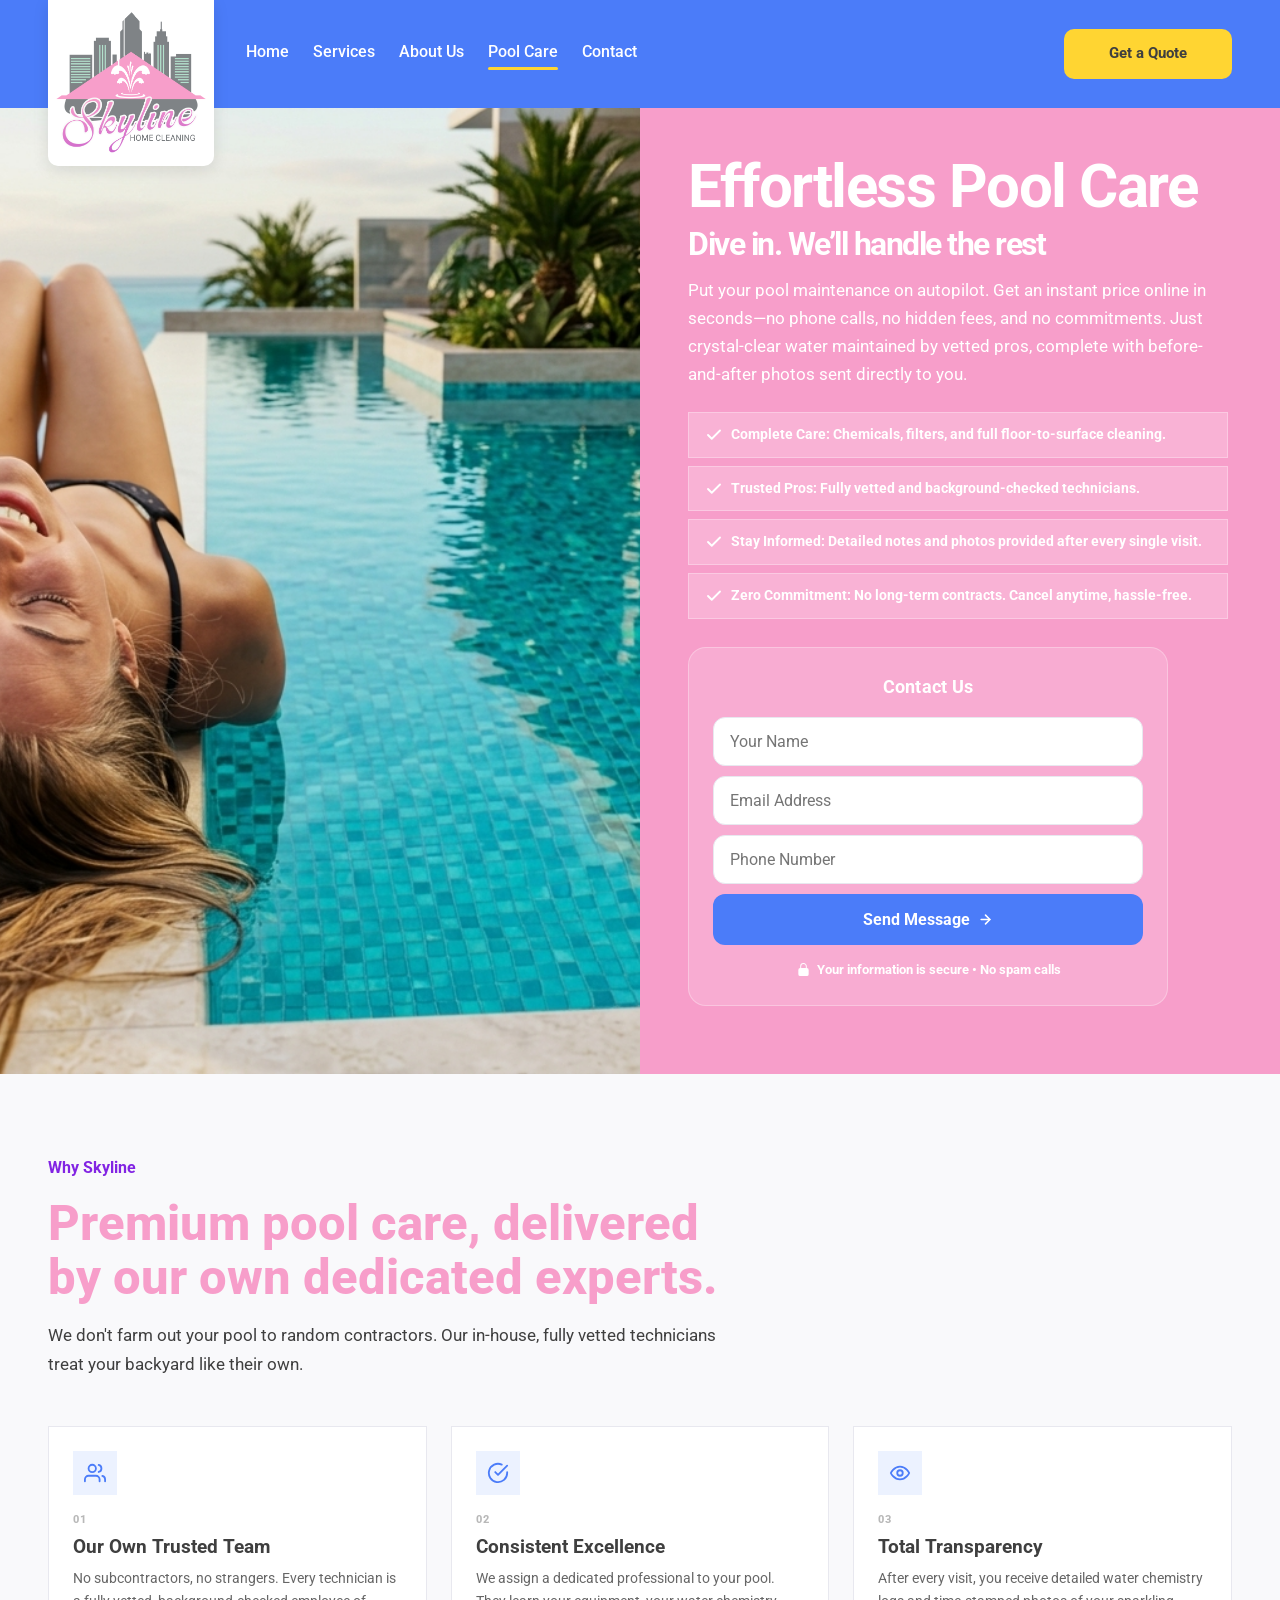
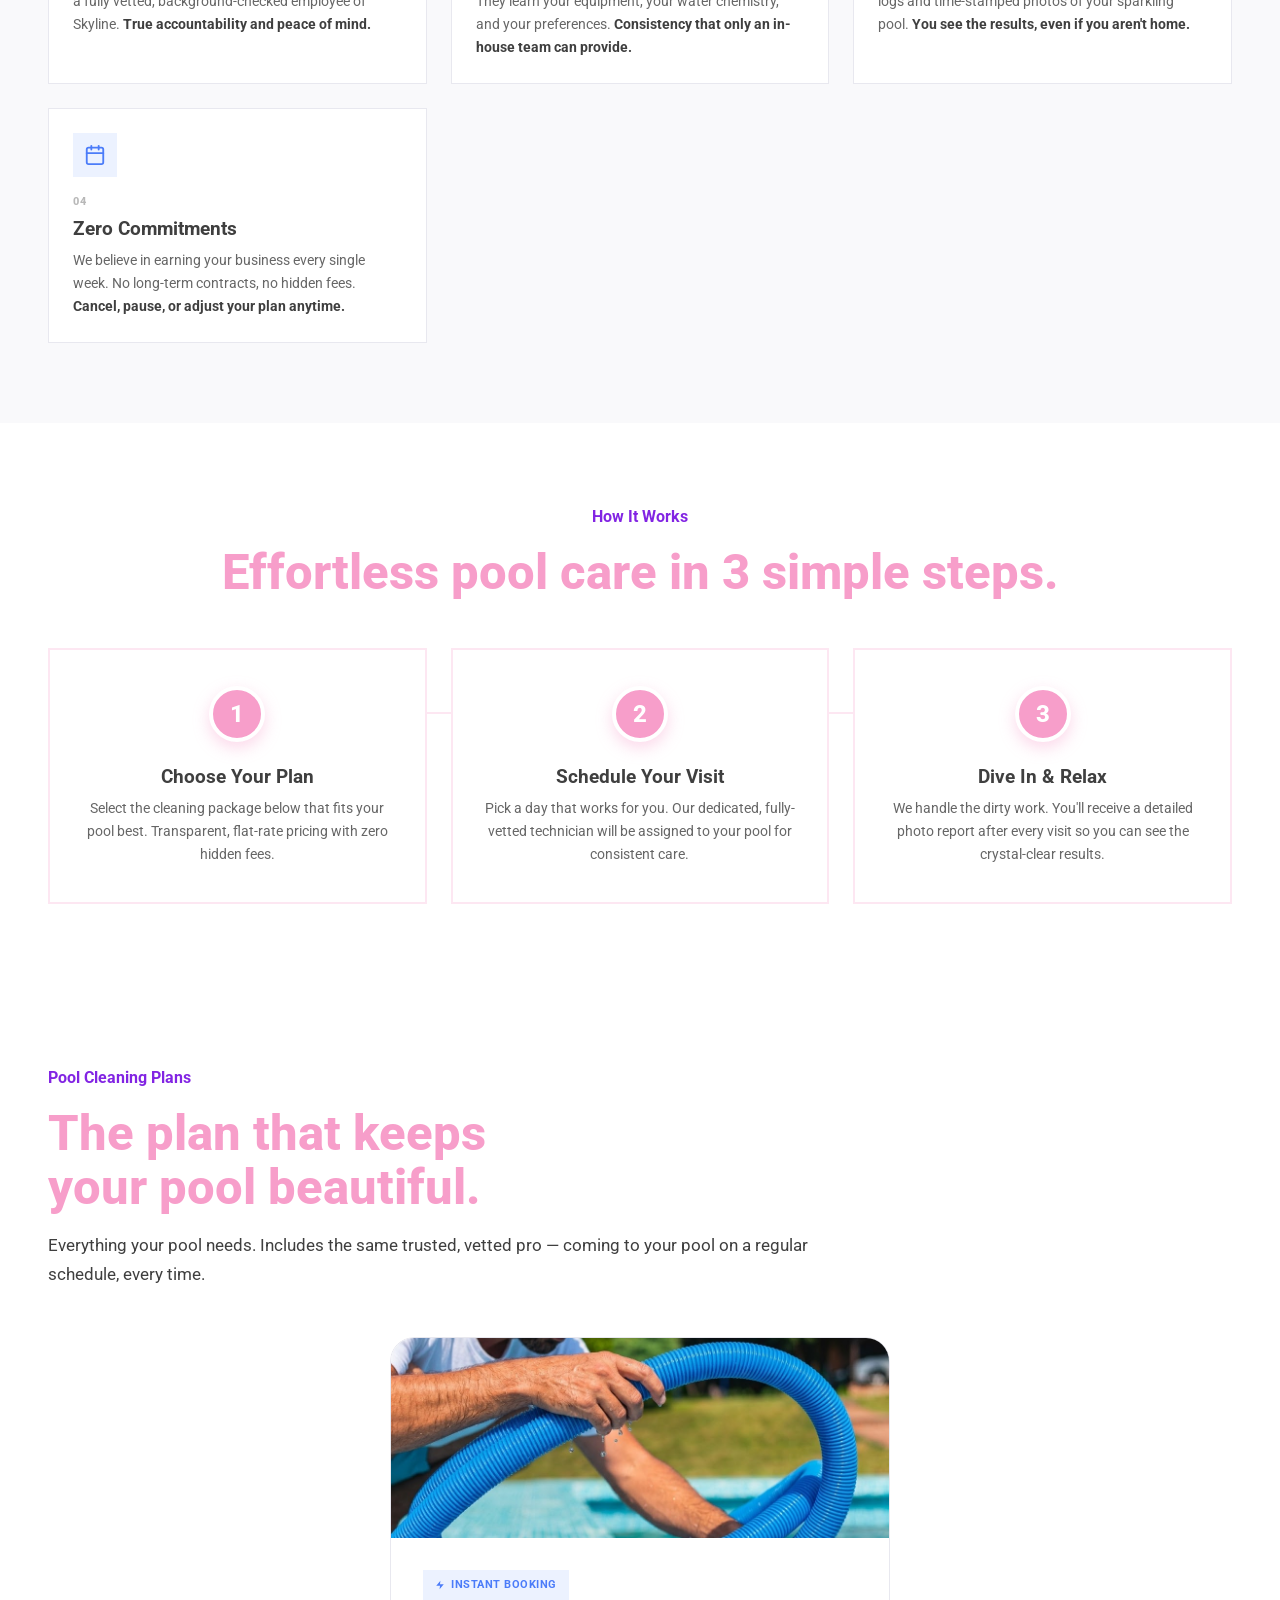
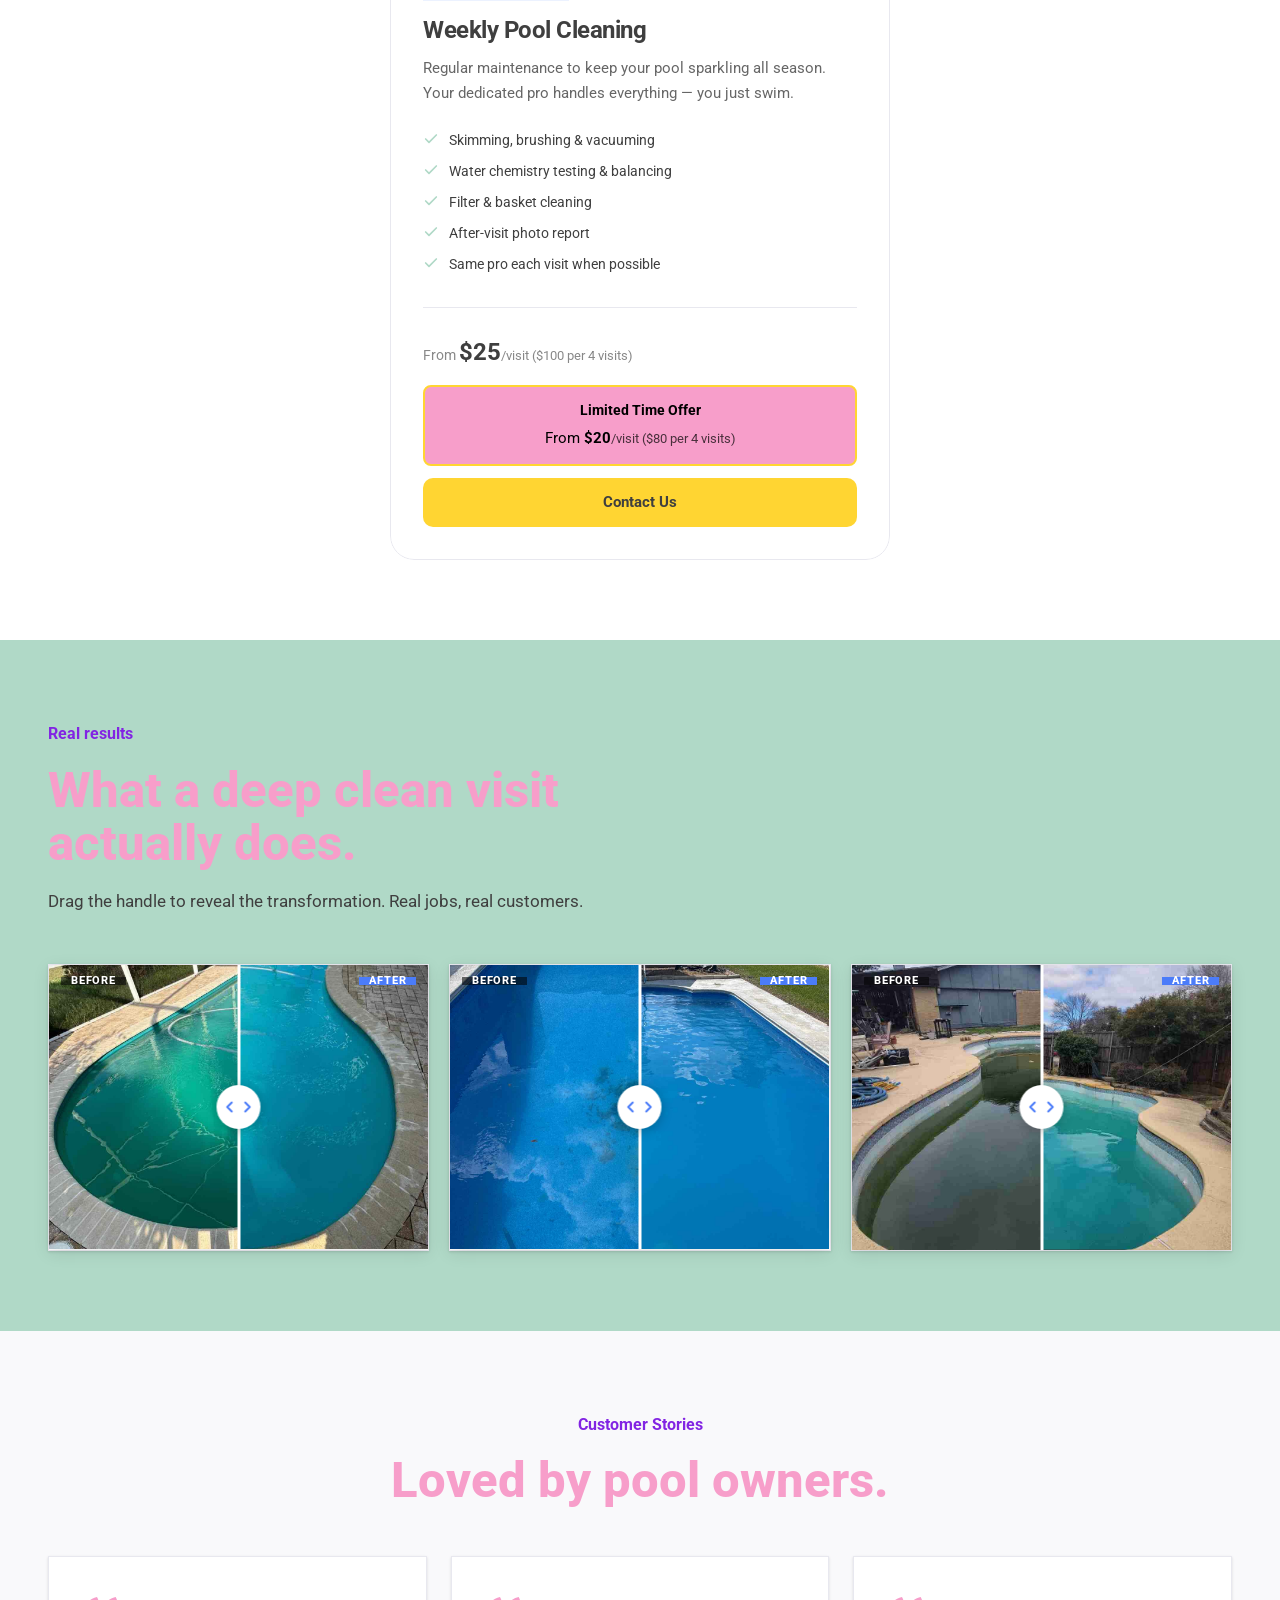
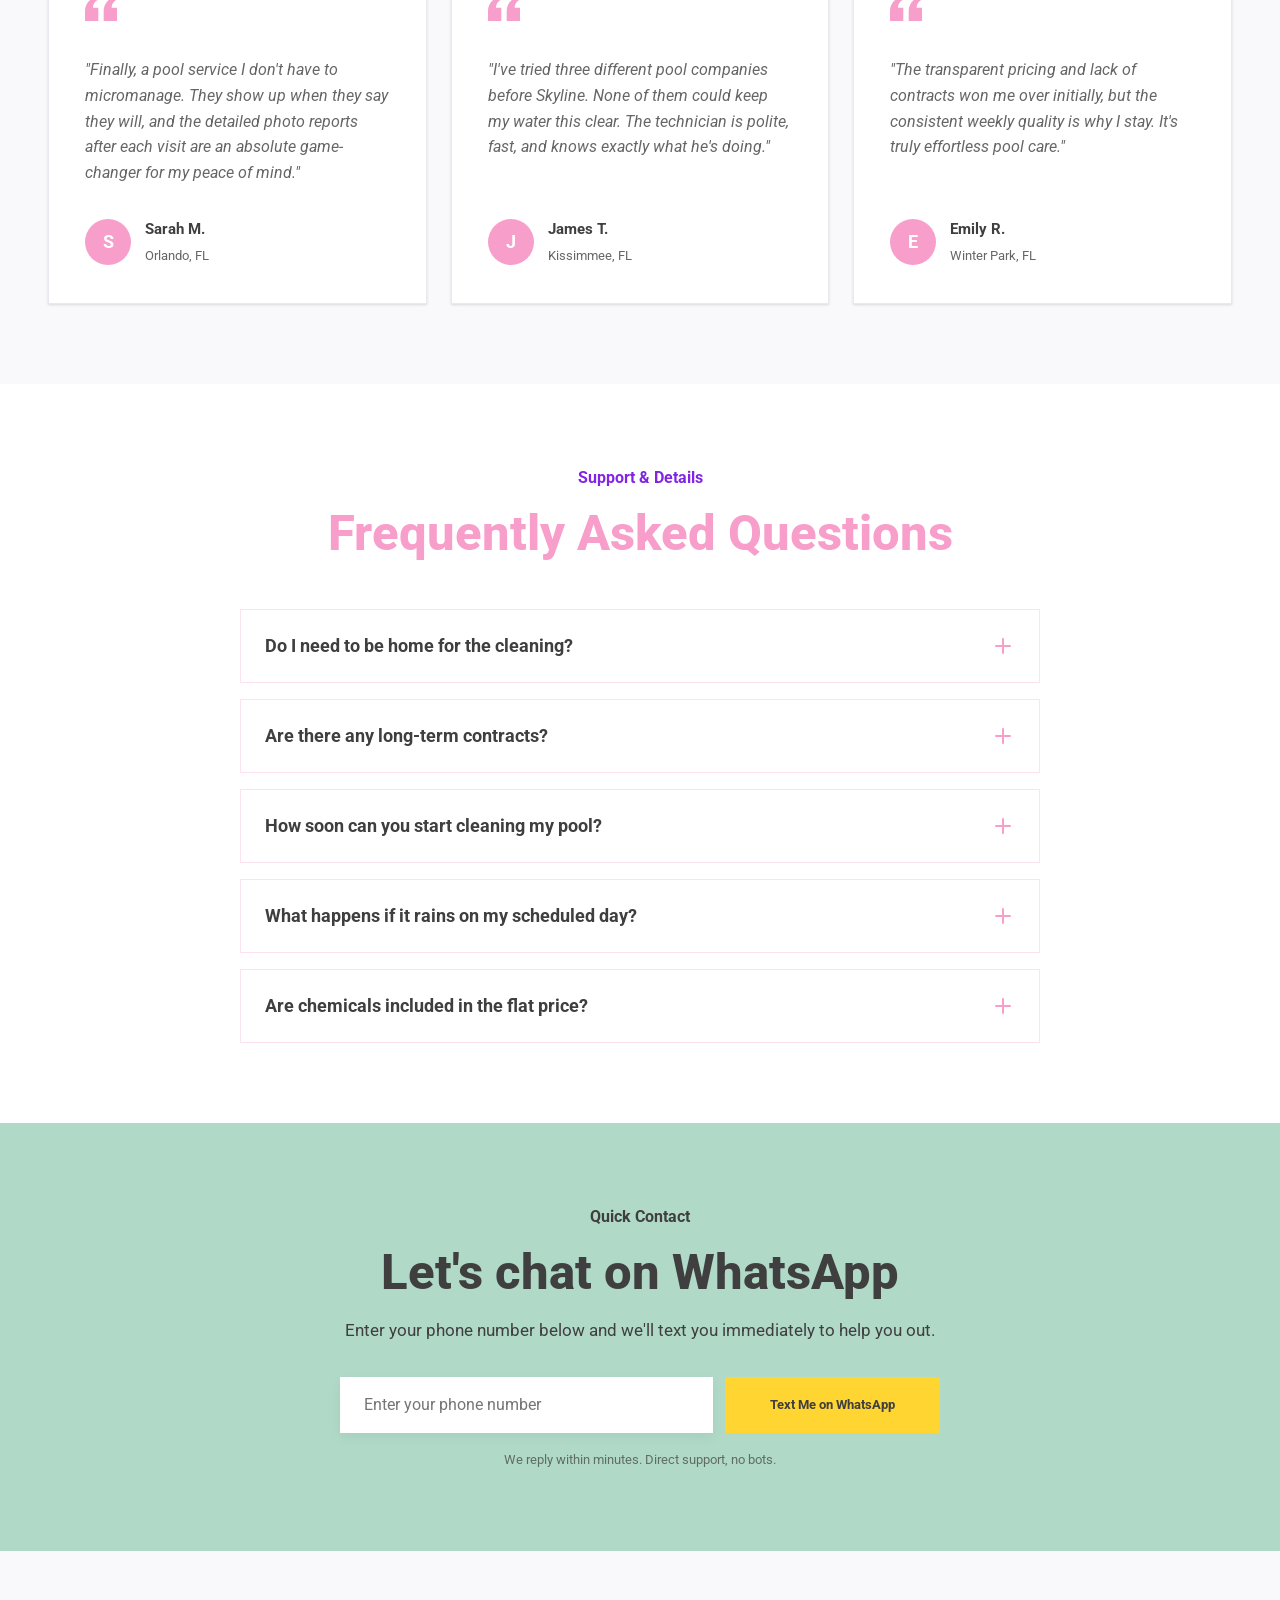
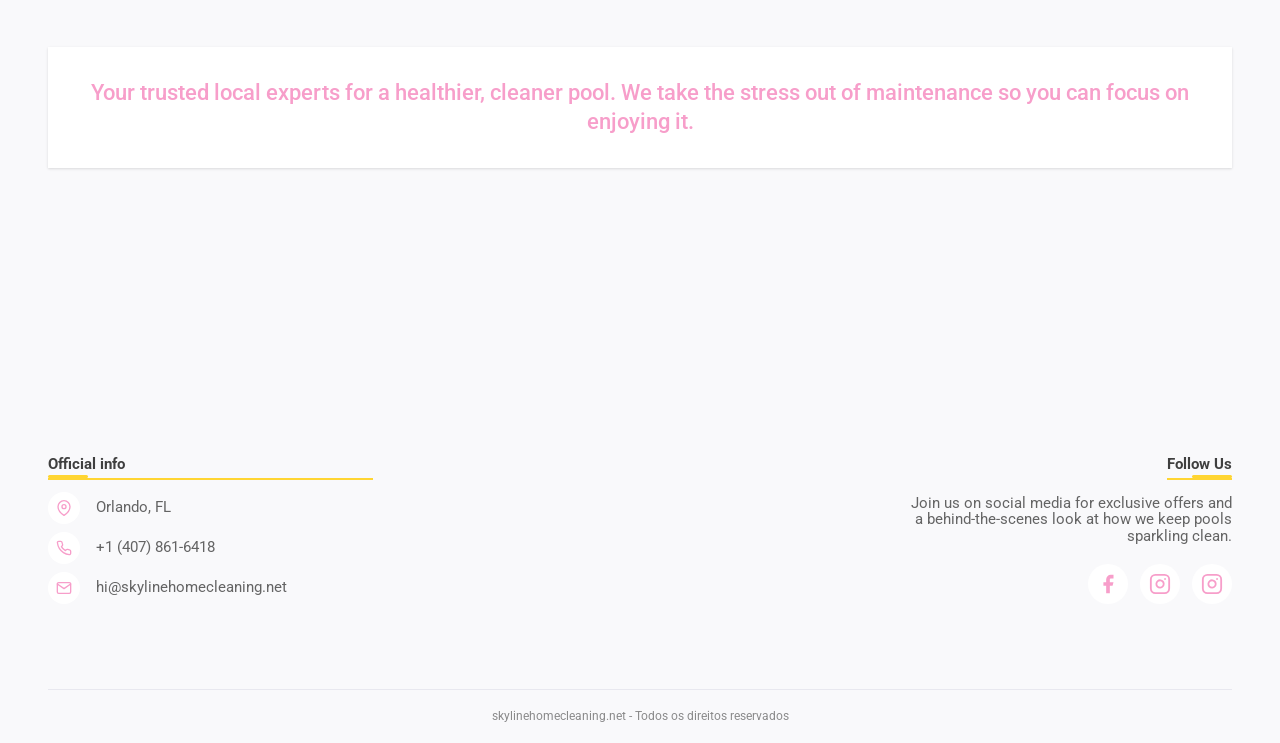
<file: pool-care.html>
<!DOCTYPE html>
<html lang="en">
<head>
  <meta charset="UTF-8" />
  <meta name="viewport" content="width=device-width, initial-scale=1.0" />
  <meta name="description" content="Skyline Pool Care — Professional pool cleaning and maintenance services you can trust. Book your service in minutes." />
  <title>Skyline Pool Care | Professional Pool Cleaning Services</title>

  <link rel="preconnect" href="https://fonts.googleapis.com" />
  <link rel="preconnect" href="https://fonts.gstatic.com" crossorigin />
  <link href="https://fonts.googleapis.com/css2?family=Roboto:wght@400;500;700;800&display=swap" rel="stylesheet" />

  <!-- CSS Layer -->
  <link rel="stylesheet" href="css/tokens.css" />
  <link rel="stylesheet" href="css/base.css" />
  <link rel="stylesheet" href="css/layout.css" />
  <link rel="stylesheet" href="css/components.css" />
  <link rel="stylesheet" href="css/pool-care.css" />
  <link rel="stylesheet" href="css/utilities.css" />
</head>
<body>

  <a href="#main-content" class="u-skip-link">Skip to main content</a>

  <header class="main-header" role="banner">
    <div class="u-container header-container">
      
      <a href="index.html" class="header-logo" aria-label="Skyline Home Cleaning Home">
        <picture>
          <source media="(min-width: 641px)" srcset="assets/logos/logo-desktop-skyline.png">
          <img src="assets/logos/rounded-mobile-skyline.png" alt="Skyline Home Cleaning Logo" class="header-logo__img">
        </picture>
      </a>

      <!-- Menu Hamburger para Mobile -->
      <button class="header-nav__toggle" data-nav-toggle aria-expanded="false" aria-label="Open navigation menu">
        <span class="u-sr-only">Menu</span>
        <div class="hamburger-icon"></div>
      </button>

      <nav class="header-nav" data-nav-menu aria-label="Main navigation">
        <ul class="header-nav__list">
          <li class="header-nav__item"><a href="index.html" class="header-nav__link">Home</a></li>
          <li class="header-nav__item"><a href="index.html#services" class="header-nav__link">Services</a></li>
          <li class="header-nav__item"><a href="index.html#why-choose-us" class="header-nav__link">About Us</a></li>
          <li class="header-nav__item"><a href="pool-care.html" class="header-nav__link header-nav__link--active">Pool Care</a></li>
          <li class="header-nav__item"><a href="index.html#contact" class="header-nav__link">Contact</a></li>
          <!-- Appointment CTA: visible only inside the mobile hamburger drawer -->
          <li class="header-nav__item header-nav__cta-mobile">
            <a href="#hero-contact-form" class="btn btn--cta">Get a Quote</a>
          </li>
        </ul>
      </nav>

      <a href="#hero-contact-form" class="btn btn--cta btn-header-cta">Get a Quote</a>

    </div>
  </header>

  <main id="main-content">
    
    <!-- Hero Section -->
    <section class="pool-hero" aria-label="Pool Care Hero" data-reveal>
      <div class="pool-hero__photo-wrap">
        <img src="assets/hero-pool-skyline.png" alt="Pool Care Cleaning" loading="eager" fetchpriority="high" width="960" height="720">
      </div>

      <div class="pool-hero__copy">
        <h1 class="pool-hero__headline">
          Effortless Pool Care<br>
          <em>Dive in. We’ll handle the rest</em>
        </h1>
        
        <p class="pool-hero__sub">
          Put your pool maintenance on autopilot. Get an instant price online in seconds—no phone calls, no hidden fees, and no commitments. Just crystal-clear water maintained by vetted pros, complete with before-and-after photos sent directly to you.
        </p>

        <div class="pool-hero__chips">
          <span class="pool-hero__chip">
            <svg width="18" height="18" viewBox="0 0 24 24" fill="none" stroke="currentColor" stroke-width="2.5" stroke-linecap="round" stroke-linejoin="round"><polyline points="20 6 9 17 4 12"/></svg>
            Complete Care: Chemicals, filters, and full floor-to-surface cleaning.
          </span>
          <span class="pool-hero__chip">
            <svg width="18" height="18" viewBox="0 0 24 24" fill="none" stroke="currentColor" stroke-width="2.5" stroke-linecap="round" stroke-linejoin="round"><polyline points="20 6 9 17 4 12"/></svg>
            Trusted Pros: Fully vetted and background-checked technicians.
          </span>
          <span class="pool-hero__chip">
            <svg width="18" height="18" viewBox="0 0 24 24" fill="none" stroke="currentColor" stroke-width="2.5" stroke-linecap="round" stroke-linejoin="round"><polyline points="20 6 9 17 4 12"/></svg>
            Stay Informed: Detailed notes and photos provided after every single visit.
          </span>
          <span class="pool-hero__chip">
            <svg width="18" height="18" viewBox="0 0 24 24" fill="none" stroke="currentColor" stroke-width="2.5" stroke-linecap="round" stroke-linejoin="round"><polyline points="20 6 9 17 4 12"/></svg>
            Zero Commitment: No long-term contracts. Cancel anytime, hassle-free.
          </span>
        </div>

        <div class="pool-hero__launcher">
          <div class="hero-inline-form" id="hero-contact-form">
            <div class="hero-inline-form__title">Contact Us</div>
            <form onsubmit="event.preventDefault();">
              <div class="hero-inline-form__field">
                <label for="contact-name" class="u-sr-only">Your Name</label>
                <input type="text" id="contact-name" name="name" class="hero-inline-form__input" placeholder="Your Name" required />
              </div>
              <div class="hero-inline-form__field">
                <label for="contact-email" class="u-sr-only">Email Address</label>
                <input type="email" id="contact-email" name="email" class="hero-inline-form__input" placeholder="Email Address" required />
              </div>
              <div class="hero-inline-form__field">
                <label for="contact-phone" class="u-sr-only">Phone Number</label>
                <input type="tel" id="contact-phone" name="phone" class="hero-inline-form__input" placeholder="Phone Number" required />
              </div>
              <button type="submit" class="hero-inline-form__btn">
                Send Message
                <svg width="15" height="15" viewBox="0 0 24 24" fill="none" stroke="currentColor" stroke-width="2.5" stroke-linecap="round" stroke-linejoin="round"><line x1="5" y1="12" x2="19" y2="12"/><polyline points="12 5 19 12 12 19"/></svg>
              </button>
            </form>
            <div class="hero-inline-form__footer">
              <svg xmlns="http://www.w3.org/2000/svg" viewBox="0 0 24 24" fill="currentColor" style="width:15px; height:15px;"><path fill-rule="evenodd" d="M12 1.5a5.25 5.25 0 0 0-5.25 5.25v3a3 3 0 0 0-3 3v6.75a3 3 0 0 0 3 3h10.5a3 3 0 0 0 3-3v-6.75a3 3 0 0 0-3-3v-3c0-2.9-2.35-5.25-5.25-5.25Zm3.75 8.25v-3a3.75 3.75 0 1 0-7.5 0v3h7.5Z" clip-rule="evenodd"/></svg>
              Your information is secure • No spam calls
            </div>
          </div>
        </div>
      </div>
    </section>

    <!-- Why Skyline Section -->
    <section class="section-padding" style="background-color: var(--color-surface);" aria-labelledby="why-skyline-title">
      <div class="u-container">
        <div class="section-banner" data-reveal style="text-align: left; margin-bottom: 3rem; max-width: 700px; margin-inline: 0;">
          <div class="section-banner__eyebrow">
            Why Skyline
          </div>
          <h2 id="why-skyline-title" class="section-banner__title">Premium pool care, delivered by our own dedicated experts.</h2>
          <p class="section-banner__desc" style="margin-inline: 0;">We don't farm out your pool to random contractors. Our in-house, fully vetted technicians treat your backyard like their own.</p>
        </div>

        <div class="u-grid">
          <!-- Card 1 -->
          <div class="col-third why-card" data-reveal>
            <div class="why-card__icon">
              <svg width="22" height="22" viewBox="0 0 24 24" fill="none" stroke="currentColor" stroke-width="2" stroke-linecap="round" stroke-linejoin="round"><path d="M17 21v-2a4 4 0 0 0-4-4H5a4 4 0 0 0-4 4v2"></path><circle cx="9" cy="7" r="4"></circle><path d="M23 21v-2a4 4 0 0 0-3-3.87"></path><path d="M16 3.13a4 4 0 0 1 0 7.75"></path></svg>
            </div>
            <div class="why-card__num">01</div>
            <h3 class="why-card__title">Our Own Trusted Team</h3>
            <p class="why-card__desc">No subcontractors, no strangers. Every technician is a fully vetted, background-checked employee of Skyline. <strong style="color:var(--color-text)">True accountability and peace of mind.</strong></p>
          </div>

          <!-- Card 2 -->
          <div class="col-third why-card" data-reveal="data-reveal-delay: 80">
            <div class="why-card__icon">
              <svg width="22" height="22" viewBox="0 0 24 24" fill="none" stroke="currentColor" stroke-width="2" stroke-linecap="round" stroke-linejoin="round"><path d="M22 11.08V12a10 10 0 1 1-5.93-9.14"></path><polyline points="22 4 12 14.01 9 11.01"></polyline></svg>
            </div>
            <div class="why-card__num">02</div>
            <h3 class="why-card__title">Consistent Excellence</h3>
            <p class="why-card__desc">We assign a dedicated professional to your pool. They learn your equipment, your water chemistry, and your preferences. <strong style="color:var(--color-text)">Consistency that only an in-house team can provide.</strong></p>
          </div>

          <!-- Card 3 -->
          <div class="col-third why-card" data-reveal="data-reveal-delay: 160">
            <div class="why-card__icon">
              <svg width="22" height="22" viewBox="0 0 24 24" fill="none" stroke="currentColor" stroke-width="2" stroke-linecap="round" stroke-linejoin="round"><path d="M2 12s3-7 10-7 10 7 10 7-3 7-10 7-10-7-10-7Z"></path><circle cx="12" cy="12" r="3"></circle></svg>
            </div>
            <div class="why-card__num">03</div>
            <h3 class="why-card__title">Total Transparency</h3>
            <p class="why-card__desc">After every visit, you receive detailed water chemistry logs and time-stamped photos of your sparkling pool. <strong style="color:var(--color-text)">You see the results, even if you aren't home.</strong></p>
          </div>

          <!-- Card 4 -->
          <div class="col-third why-card" data-reveal>
            <div class="why-card__icon">
              <svg width="22" height="22" viewBox="0 0 24 24" fill="none" stroke="currentColor" stroke-width="2" stroke-linecap="round" stroke-linejoin="round"><rect x="3" y="4" width="18" height="18" rx="2" ry="2"></rect><line x1="16" y1="2" x2="16" y2="6"></line><line x1="8" y1="2" x2="8" y2="6"></line><line x1="3" y1="10" x2="21" y2="10"></line></svg>
            </div>
            <div class="why-card__num">04</div>
            <h3 class="why-card__title">Zero Commitments</h3>
            <p class="why-card__desc">We believe in earning your business every single week. No long-term contracts, no hidden fees. <strong style="color:var(--color-text)">Cancel, pause, or adjust your plan anytime.</strong></p>
          </div>
        </div>
      </div>
    </section>



    <!-- How It Works Section -->
    <section class="section-padding" style="background-color: var(--color-white);" aria-labelledby="how-it-works-title">
      <div class="u-container">
        <div class="section-banner" data-reveal style="margin-bottom: 3rem;">
          <div class="section-banner__eyebrow">
            How It Works
          </div>
          <h2 id="how-it-works-title" class="section-banner__title">Effortless pool care in 3 simple steps.</h2>
        </div>

        <div class="u-grid how-grid-pool">
          <!-- Step 1 -->
          <div class="col-third how-step--pool" data-reveal>
            <div class="how-step__num--pool">1</div>
            <h3 class="why-card__title">Choose Your Plan</h3>
            <p class="why-card__desc">Select the cleaning package below that fits your pool best. Transparent, flat-rate pricing with zero hidden fees.</p>
          </div>

          <!-- Step 2 -->
          <div class="col-third how-step--pool" data-reveal="data-reveal-delay: 80">
            <div class="how-step__num--pool">2</div>
            <h3 class="why-card__title">Schedule Your Visit</h3>
            <p class="why-card__desc">Pick a day that works for you. Our dedicated, fully-vetted technician will be assigned to your pool for consistent care.</p>
          </div>

          <!-- Step 3 -->
          <div class="col-third how-step--pool" data-reveal="data-reveal-delay: 160">
            <div class="how-step__num--pool">3</div>
            <h3 class="why-card__title">Dive In & Relax</h3>
            <p class="why-card__desc">We handle the dirty work. You'll receive a detailed photo report after every visit so you can see the crystal-clear results.</p>
          </div>
        </div>
      </div>
    </section>

    <!-- Pricing Plans Section -->
    <section class="section-padding" style="background-color: var(--color-white);" aria-labelledby="pricing-plans-title">
      <div class="u-container">
        <div class="section-banner" data-reveal style="text-align: left; margin-bottom: 3rem; margin-inline: 0;">
          <div class="section-banner__eyebrow">
            Pool Cleaning Plans
          </div>
          <h2 id="pricing-plans-title" class="section-banner__title">The plan that keeps<br>your pool beautiful.</h2>
          <p class="section-banner__desc" style="margin-inline: 0;">Everything your pool needs. Includes the same trusted, vetted pro — coming to your pool on a regular schedule, every time.</p>
        </div>

        <div style="max-width: 500px; margin-inline: auto;">
          <!-- Card 1: Weekly -->
          <div class="plan-card" data-reveal>
            <img src="assets/plan1.jpg" alt="Weekly pool cleaning" class="plan-card__img" loading="lazy">
            <div class="plan-card__body">
              <span class="plan-card__tag">
                <svg width="10" height="10" viewBox="0 0 24 24" fill="currentColor"><polygon points="13 2 3 14 12 14 11 22 21 10 12 10 13 2"/></svg>
                Instant Booking
              </span>
              <h3 class="plan-card__title">Weekly Pool Cleaning</h3>
              <p class="plan-card__desc">Regular maintenance to keep your pool sparkling all season. Your dedicated pro handles everything — you just swim.</p>
              
              <ul class="plan-card__includes">
                <li><svg width="16" height="16" viewBox="0 0 24 24" fill="none" stroke="currentColor" stroke-width="2.5" stroke-linecap="round" stroke-linejoin="round"><polyline points="20 6 9 17 4 12"/></svg> Skimming, brushing & vacuuming</li>
                <li><svg width="16" height="16" viewBox="0 0 24 24" fill="none" stroke="currentColor" stroke-width="2.5" stroke-linecap="round" stroke-linejoin="round"><polyline points="20 6 9 17 4 12"/></svg> Water chemistry testing & balancing</li>
                <li><svg width="16" height="16" viewBox="0 0 24 24" fill="none" stroke="currentColor" stroke-width="2.5" stroke-linecap="round" stroke-linejoin="round"><polyline points="20 6 9 17 4 12"/></svg> Filter & basket cleaning</li>
                <li><svg width="16" height="16" viewBox="0 0 24 24" fill="none" stroke="currentColor" stroke-width="2.5" stroke-linecap="round" stroke-linejoin="round"><polyline points="20 6 9 17 4 12"/></svg> After-visit photo report</li>
                <li><svg width="16" height="16" viewBox="0 0 24 24" fill="none" stroke="currentColor" stroke-width="2.5" stroke-linecap="round" stroke-linejoin="round"><polyline points="20 6 9 17 4 12"/></svg> Same pro each visit when possible</li>
              </ul>
              
              <div class="plan-card__footer" style="flex-direction: column; align-items: stretch; gap: 12px;">
                <div class="plan-card__price">From <strong>$25</strong><span style="font-size:13px;color:#888;">/visit ($100 per 4 visits)</span></div>
                <div style="background-color: var(--color-primary); color: #000; padding: 12px; border-radius: 8px; border: 2px solid var(--color-cta); text-align: center;">
                  <strong style="display: block; font-size: 14px; margin-bottom: 4px;">Limited Time Offer</strong>
                  From <strong>$20</strong><span style="font-size:13px;color:rgba(0,0,0,0.7);">/visit ($80 per 4 visits)</span>
                </div>
                <a href="#hero-contact-form" class="btn btn--cta" style="padding: 0.75rem 1.5rem; text-align: center; justify-content: center;">
                  Contact Us
                </a>
              </div>
            </div>
          </div>

          </div>
        
        
      </div>
    </section>

    <!-- Real Results Section -->
    <section class="section-padding" style="background-color: var(--color-secondary);" aria-labelledby="real-results-title">
      <div class="u-container">
        <div class="section-banner" data-reveal style="text-align: left; margin-bottom: 3rem; margin-inline: 0;">
          <div class="section-banner__eyebrow">
            Real results
          </div>
          <h2 id="real-results-title" class="section-banner__title">What a deep clean visit<br>actually does.</h2>
          <p class="section-banner__desc" style="margin-inline: 0;">Drag the handle to reveal the transformation. Real jobs, real customers.</p>
        </div>

        <div class="ba-grid">
          <!-- Card 1 -->
          <div class="ba-card" data-reveal>
            <div class="ba-slider" data-ba>
              <img class="ba-before-img" src="assets/ba1-before.jpg" alt="Pool before cleaning" loading="lazy">
              <img class="ba-after-img" src="assets/ba1-after.jpg" alt="Pool after cleaning" loading="lazy">
              <div class="ba-divider">
                <div class="ba-handle-btn">
                  <svg width="18" height="18" viewBox="0 0 24 24" fill="none" stroke="currentColor" stroke-width="2.5" stroke-linecap="round" stroke-linejoin="round"><polyline points="15 18 9 12 15 6"/></svg>
                  <svg width="18" height="18" viewBox="0 0 24 24" fill="none" stroke="currentColor" stroke-width="2.5" stroke-linecap="round" stroke-linejoin="round"><polyline points="9 18 15 12 9 6"/></svg>
                </div>
              </div>
              <span class="ba-label ba-label-before">Before</span>
              <span class="ba-label ba-label-after">After</span>
            </div>
          </div>

          <!-- Card 2 -->
          <div class="ba-card" data-reveal="data-reveal-delay: 80">
            <div class="ba-slider" data-ba>
              <img class="ba-before-img" src="assets/ba2-before.jpg" alt="Pool before cleaning" loading="lazy">
              <img class="ba-after-img" src="assets/ba2-after.jpg" alt="Pool after cleaning" loading="lazy">
              <div class="ba-divider">
                <div class="ba-handle-btn">
                  <svg width="18" height="18" viewBox="0 0 24 24" fill="none" stroke="currentColor" stroke-width="2.5" stroke-linecap="round" stroke-linejoin="round"><polyline points="15 18 9 12 15 6"/></svg>
                  <svg width="18" height="18" viewBox="0 0 24 24" fill="none" stroke="currentColor" stroke-width="2.5" stroke-linecap="round" stroke-linejoin="round"><polyline points="9 18 15 12 9 6"/></svg>
                </div>
              </div>
              <span class="ba-label ba-label-before">Before</span>
              <span class="ba-label ba-label-after">After</span>
            </div>
          </div>

          <!-- Card 3 -->
          <div class="ba-card" data-reveal="data-reveal-delay: 160">
            <div class="ba-slider" data-ba>
              <img class="ba-before-img" src="assets/ba3-before.jpg" alt="Pool before cleaning" loading="lazy">
              <img class="ba-after-img" src="assets/ba3-after.jpg" alt="Pool after cleaning" loading="lazy">
              <div class="ba-divider">
                <div class="ba-handle-btn">
                  <svg width="18" height="18" viewBox="0 0 24 24" fill="none" stroke="currentColor" stroke-width="2.5" stroke-linecap="round" stroke-linejoin="round"><polyline points="15 18 9 12 15 6"/></svg>
                  <svg width="18" height="18" viewBox="0 0 24 24" fill="none" stroke="currentColor" stroke-width="2.5" stroke-linecap="round" stroke-linejoin="round"><polyline points="9 18 15 12 9 6"/></svg>
                </div>
              </div>
              <span class="ba-label ba-label-before">Before</span>
              <span class="ba-label ba-label-after">After</span>
            </div>
          </div>
        </div>
      </div>
    </section>

    <!-- Reviews Section -->
    <section class="section-padding" style="background-color: var(--color-surface);" aria-labelledby="reviews-title">
      <div class="u-container">
        <div class="section-banner" data-reveal style="margin-bottom: 3rem;">
          <div class="section-banner__eyebrow">
            Customer Stories
          </div>
          <h2 id="reviews-title" class="section-banner__title">Loved by pool owners.</h2>
        </div>

        <div class="u-grid">
          <!-- Review 1 -->
          <div class="col-third review-card" style="background: var(--color-white); border-radius: var(--radius-lg); padding: 36px; display: flex; flex-direction: column; justify-content: space-between; box-shadow: var(--shadow-sm); border: 1px solid var(--color-border);" data-reveal>
            <div>
              <svg style="width: 32px; height: 32px; color: var(--color-primary); margin-bottom: 24px;" viewBox="0 0 24 24" fill="currentColor">
                <path d="M14.017 21v-7.391c0-5.704 3.731-9.57 8.983-10.609l.995 2.151c-2.432.917-3.995 3.638-3.995 5.849h4v10h-9.983zm-14.017 0v-7.391c0-5.704 3.748-9.57 9-10.609l.996 2.151c-2.433.917-3.996 3.638-3.996 5.849h3.983v10h-9.983z"/>
              </svg>
              <p style="font-size: 16px; line-height: 1.6; color: #666; margin: 0 0 32px 0; font-style: italic;">"Finally, a pool service I don't have to micromanage. They show up when they say they will, and the detailed photo reports after each visit are an absolute game-changer for my peace of mind."</p>
            </div>
            <div style="display: flex; align-items: center; gap: 14px;">
              <div style="width: 46px; height: 46px; border-radius: 50%; background: var(--color-primary); color: var(--color-white); display: flex; align-items: center; justify-content: center; font-weight: var(--weight-bold); font-size: 18px; flex-shrink: 0;">S</div>
              <div>
                <strong style="display: block; font-size: 15px; font-weight: var(--weight-bold); color: var(--color-text); margin-bottom: 2px;">Sarah M.</strong>
                <span style="display: block; font-size: 13px; color: #666; font-weight: var(--weight-regular);">Orlando, FL</span>
              </div>
            </div>
          </div>

          <!-- Review 2 -->
          <div class="col-third review-card" style="background: var(--color-white); border-radius: var(--radius-lg); padding: 36px; display: flex; flex-direction: column; justify-content: space-between; box-shadow: var(--shadow-sm); border: 1px solid var(--color-border);" data-reveal="data-reveal-delay: 80">
            <div>
              <svg style="width: 32px; height: 32px; color: var(--color-primary); margin-bottom: 24px;" viewBox="0 0 24 24" fill="currentColor">
                <path d="M14.017 21v-7.391c0-5.704 3.731-9.57 8.983-10.609l.995 2.151c-2.432.917-3.995 3.638-3.995 5.849h4v10h-9.983zm-14.017 0v-7.391c0-5.704 3.748-9.57 9-10.609l.996 2.151c-2.433.917-3.996 3.638-3.996 5.849h3.983v10h-9.983z"/>
              </svg>
              <p style="font-size: 16px; line-height: 1.6; color: #666; margin: 0 0 32px 0; font-style: italic;">"I've tried three different pool companies before Skyline. None of them could keep my water this clear. The technician is polite, fast, and knows exactly what he's doing."</p>
            </div>
            <div style="display: flex; align-items: center; gap: 14px;">
              <div style="width: 46px; height: 46px; border-radius: 50%; background: var(--color-primary); color: var(--color-white); display: flex; align-items: center; justify-content: center; font-weight: var(--weight-bold); font-size: 18px; flex-shrink: 0;">J</div>
              <div>
                <strong style="display: block; font-size: 15px; font-weight: var(--weight-bold); color: var(--color-text); margin-bottom: 2px;">James T.</strong>
                <span style="display: block; font-size: 13px; color: #666; font-weight: var(--weight-regular);">Kissimmee, FL</span>
              </div>
            </div>
          </div>

          <!-- Review 3 -->
          <div class="col-third review-card" style="background: var(--color-white); border-radius: var(--radius-lg); padding: 36px; display: flex; flex-direction: column; justify-content: space-between; box-shadow: var(--shadow-sm); border: 1px solid var(--color-border);" data-reveal="data-reveal-delay: 160">
            <div>
              <svg style="width: 32px; height: 32px; color: var(--color-primary); margin-bottom: 24px;" viewBox="0 0 24 24" fill="currentColor">
                <path d="M14.017 21v-7.391c0-5.704 3.731-9.57 8.983-10.609l.995 2.151c-2.432.917-3.995 3.638-3.995 5.849h4v10h-9.983zm-14.017 0v-7.391c0-5.704 3.748-9.57 9-10.609l.996 2.151c-2.433.917-3.996 3.638-3.996 5.849h3.983v10h-9.983z"/>
              </svg>
              <p style="font-size: 16px; line-height: 1.6; color: #666; margin: 0 0 32px 0; font-style: italic;">"The transparent pricing and lack of contracts won me over initially, but the consistent weekly quality is why I stay. It's truly effortless pool care."</p>
            </div>
            <div style="display: flex; align-items: center; gap: 14px;">
              <div style="width: 46px; height: 46px; border-radius: 50%; background: var(--color-primary); color: var(--color-white); display: flex; align-items: center; justify-content: center; font-weight: var(--weight-bold); font-size: 18px; flex-shrink: 0;">E</div>
              <div>
                <strong style="display: block; font-size: 15px; font-weight: var(--weight-bold); color: var(--color-text); margin-bottom: 2px;">Emily R.</strong>
                <span style="display: block; font-size: 13px; color: #666; font-weight: var(--weight-regular);">Winter Park, FL</span>
              </div>
            </div>
          </div>
        </div>
      </div>
    </section>

    <!-- FAQ Section -->
    <section class="section-padding" style="background-color: var(--color-white);" aria-labelledby="faq-title">
      <div class="u-container" data-reveal>
        <div class="section-banner" style="margin-bottom: 3rem;">
          <div class="section-banner__eyebrow">
            Support & Details
          </div>
          <h2 id="faq-title" class="section-banner__title">Frequently Asked Questions</h2>
        </div>

        <div class="faq-list">
          
          <div class="faq-item">
            <button class="faq-q" onclick="this.classList.toggle('is-open'); this.nextElementSibling.classList.toggle('is-open');" aria-expanded="false">
              Do I need to be home for the cleaning?
              <div class="faq-icon"></div>
            </button>
            <div class="faq-a">
              <div class="faq-a__inner">
                No! As long as our technician has access to your pool area, we can complete the service. We will send you a detailed photo report and chemistry log as soon as we're done, so you always know exactly what happened.
              </div>
            </div>
          </div>

          <div class="faq-item">
            <button class="faq-q" onclick="this.classList.toggle('is-open'); this.nextElementSibling.classList.toggle('is-open');" aria-expanded="false">
              Are there any long-term contracts?
              <div class="faq-icon"></div>
            </button>
            <div class="faq-a">
              <div class="faq-a__inner">
                Never. We believe in earning your business every single week. You can pause, adjust, or cancel your service at any time without penalties or hidden cancellation fees.
              </div>
            </div>
          </div>

          <div class="faq-item">
            <button class="faq-q" onclick="this.classList.toggle('is-open'); this.nextElementSibling.classList.toggle('is-open');" aria-expanded="false">
              How soon can you start cleaning my pool?
              <div class="faq-icon"></div>
            </button>
            <div class="faq-a">
              <div class="faq-a__inner">
                In most cases, we can schedule your very first cleaning or deep-clean recovery within 48 hours of you getting your quote. We move fast so you can dive in sooner.
              </div>
            </div>
          </div>

          <div class="faq-item">
            <button class="faq-q" onclick="this.classList.toggle('is-open'); this.nextElementSibling.classList.toggle('is-open');" aria-expanded="false">
              What happens if it rains on my scheduled day?
              <div class="faq-icon"></div>
            </button>
            <div class="faq-a">
              <div class="faq-a__inner">
                Light rain won't stop our technicians. However, during severe storms or lightning, safety comes first. If we must delay, we will proactively reach out and reschedule your visit for the very next safe day.
              </div>
            </div>
          </div>

          <div class="faq-item">
            <button class="faq-q" onclick="this.classList.toggle('is-open'); this.nextElementSibling.classList.toggle('is-open');" aria-expanded="false">
              Are chemicals included in the flat price?
              <div class="faq-icon"></div>
            </button>
            <div class="faq-a">
              <div class="faq-a__inner">
                Yes! All standard balancing chemicals (such as chlorine, acid, and bicarb) are strictly included in your flat weekly rate. You'll never see surprise upcharges for routine water balancing.
              </div>
            </div>
          </div>

        </div>
      </div>
    </section>

    <!-- CTA Section -->
    <section class="section-padding" style="background-color: var(--color-secondary); text-align: center;">
      <div class="u-container" data-reveal>
        <div class="section-banner" style="margin-bottom: 2rem;">
          <div class="section-banner__eyebrow" style="color: var(--color-text); justify-content: center;">
            Quick Contact
          </div>
          <h2 class="section-banner__title" style="color: var(--color-text);">Let's chat on WhatsApp</h2>
          <p class="section-banner__desc" style="color: var(--color-text);">Enter your phone number below and we'll text you immediately to help you out.</p>
        </div>
        
        <form class="pool-cta-form" onsubmit="event.preventDefault(); window.open('https://wa.me/14078616418?text=Hello%20Skyline!%20Please%20contact%20me%20via%20WhatsApp%20at%20' + this.querySelector('input').value, '_blank');">
          <input type="tel" class="pool-cta-form__input" placeholder="Enter your phone number" required>
          <button type="submit" class="btn btn--cta" style="border-radius: var(--radius-full);">Text Me on WhatsApp</button>
        </form>
        
        <span style="font-size: 13px; color: var(--color-text); opacity: 0.7; margin-top: 16px; display: block;">We reply within minutes. Direct support, no bots.</span>
      </div>
    </section>

  </main>

  <footer role="contentinfo" class="main-footer" style="background-color: var(--color-surface); color: var(--color-text); position: relative; z-index: 2;">
    <div class="u-container main-footer__inner">
      
      <!-- Top CTA Header -->
      <div style="text-align: center; margin-bottom: 2.5rem; background-color: var(--color-white); padding: 2rem; border-radius: var(--radius-md); box-shadow: var(--shadow-sm);" data-reveal>
        <h3 style="font-size: var(--text-h3); font-weight: var(--weight-medium); color: var(--color-primary); line-height: 1.3; margin: 0;">
          Your trusted local experts for a healthier, cleaner pool. We take the stress out of maintenance so you can focus on enjoying it.
        </h3>
      </div>

      <!-- 3 Columns Row -->
      <div class="u-grid main-footer__grid" style="margin-bottom: 25px;" data-reveal="data-reveal-delay: 80">
        
        <!-- Column 1: Official Info -->
        <div class="footer-col footer-col--left">
          <h3 class="footer-title" style="color: var(--color-text); font-size: 15px; font-weight: var(--weight-bold); border-bottom: 2px solid var(--color-cta); display: inline-block; padding-bottom: 4px; margin-bottom: 12px;">Official info</h3>
          <ul class="footer-contact" style="color: rgba(63,63,63,0.8); line-height: 1.1; display: flex; flex-direction: column; gap: 0.5rem; list-style: none;">
            <li style="display:flex; align-items:center; gap:8px;">
              <span class="footer-contact__icon">
                <svg xmlns="http://www.w3.org/2000/svg" width="16" height="16" viewBox="0 0 24 24" fill="none" stroke="currentColor" stroke-width="2" stroke-linecap="round" stroke-linejoin="round" aria-hidden="true"><path d="M21 10c0 7-9 13-9 13s-9-6-9-13a9 9 0 0 1 18 0z"/><circle cx="12" cy="10" r="3"/></svg>
              </span>
              <span>Orlando, FL</span>
            </li>
            <li style="display:flex; align-items:center; gap:8px;">
              <span class="footer-contact__icon">
                <svg xmlns="http://www.w3.org/2000/svg" width="16" height="16" viewBox="0 0 24 24" fill="none" stroke="currentColor" stroke-width="2" stroke-linecap="round" stroke-linejoin="round" aria-hidden="true"><path d="M22 16.92v3a2 2 0 0 1-2.18 2 19.79 19.79 0 0 1-8.63-3.07 19.5 19.5 0 0 1-6-6 19.79 19.79 0 0 1-3.07-8.67A2 2 0 0 1 4.11 2h3a2 2 0 0 1 2 1.72 12.84 12.84 0 0 0 .7 2.81 2 2 0 0 1-.45 2.11L8.09 9.91a16 16 0 0 0 6 6l1.27-1.27a2 2 0 0 1 2.11-.45 12.84 12.84 0 0 0 2.81.7A2 2 0 0 1 22 16.92z"/></svg>
              </span>
              <a href="tel:+14078616418" style="color: inherit; text-decoration:none;">+1 (407) 861-6418</a>
            </li>
            <li style="display:flex; align-items:center; gap:8px;">
              <span class="footer-contact__icon">
                <svg xmlns="http://www.w3.org/2000/svg" width="16" height="16" viewBox="0 0 24 24" fill="none" stroke="currentColor" stroke-width="2" stroke-linecap="round" stroke-linejoin="round" aria-hidden="true"><path d="M4 4h16c1.1 0 2 .9 2 2v12c0 1.1-.9 2-2 2H4c-1.1 0-2-.9-2-2V6c0-1.1.9-2 2-2z"/><polyline points="22,6 12,13 2,6"/></svg>
              </span>
              <a href="mailto:hi@skylinehomecleaning.net" style="color: inherit; text-decoration:none;">hi@skylinehomecleaning.net</a>
            </li>
          </ul>
        </div>

        <!-- Column 2: Empty Spacer -->
        <div class="footer-col">
        </div>

        <!-- Column 3: Follow Us -->
        <div class="footer-col footer-col--right" style="text-align: right;">
          <h2 class="footer-title" style="color: var(--color-text); font-size: 15px; font-weight: var(--weight-bold); border-bottom: 2px solid var(--color-cta); display: inline-block; padding-bottom: 4px; margin-bottom: 12px;">Follow Us</h2>
          <p style="color: rgba(63,63,63,0.8); line-height: 1.1; margin-bottom: 1rem;">
            Join us on social media for exclusive offers and a behind-the-scenes look at how we keep pools sparkling clean.
          </p>
          <div class="footer-socials" style="display: flex; justify-content: flex-end; gap: 0.75rem;">
            <a href="https://www.facebook.com/SkylinePoolService" target="_blank" rel="noopener noreferrer" title="Skyline on Facebook" aria-label="Follow us on Facebook" class="footer-social-link" style="color:var(--color-primary);">
              <svg xmlns="http://www.w3.org/2000/svg" width="22" height="22" viewBox="0 0 24 24" fill="currentColor"><path d="M18 2h-3a5 5 0 0 0-5 5v3H7v4h3v8h4v-8h3l1-4h-4V7a1 1 0 0 1 1-1h3z"/></svg>
            </a>
            <a href="https://www.instagram.com/skylinehomecleaning/" target="_blank" rel="noopener noreferrer" title="Skyline Home Cleaning on Instagram" aria-label="Follow Skyline Home Cleaning on Instagram" class="footer-social-link" style="color:var(--color-primary);">
              <svg xmlns="http://www.w3.org/2000/svg" width="22" height="22" viewBox="0 0 24 24" fill="none" stroke="currentColor" stroke-width="2" stroke-linecap="round" stroke-linejoin="round"><rect x="2" y="2" width="20" height="20" rx="5" ry="5"/><path d="M16 11.37A4 4 0 1 1 12.63 8 4 4 0 0 1 16 11.37z"/><line x1="17.5" y1="6.5" x2="17.51" y2="6.5"/></svg>
            </a>
            <a href="https://www.instagram.com/serviceskylinepool/" target="_blank" rel="noopener noreferrer" title="Skyline Pool Service on Instagram" aria-label="Follow Skyline Pool Service on Instagram" class="footer-social-link" style="color:var(--color-primary);">
              <svg xmlns="http://www.w3.org/2000/svg" width="22" height="22" viewBox="0 0 24 24" fill="none" stroke="currentColor" stroke-width="2" stroke-linecap="round" stroke-linejoin="round"><rect x="2" y="2" width="20" height="20" rx="5" ry="5"/><path d="M16 11.37A4 4 0 1 1 12.63 8 4 4 0 0 1 16 11.37z"/><line x1="17.5" y1="6.5" x2="17.51" y2="6.5"/></svg>
            </a>
          </div>
        </div>
      </div>
    </div> 

    <!-- Copyright -->
    <div class="u-container">
      <div class="footer-bottom" style="color: rgba(63,63,63,0.6); text-align: left; padding-bottom: 17px; font-size: 12px; border-top: 1px solid var(--color-border); padding-top: 16px;">
        <p style="margin: 0; width: 100%; text-align: center;">skylinehomecleaning.net - Todos os direitos reservados</p>
      </div>
    </div>
  </footer>
  
  <!-- JS Layer -->
  <script type="module" src="js/main.js"></script>
</body>
</html>
</file>
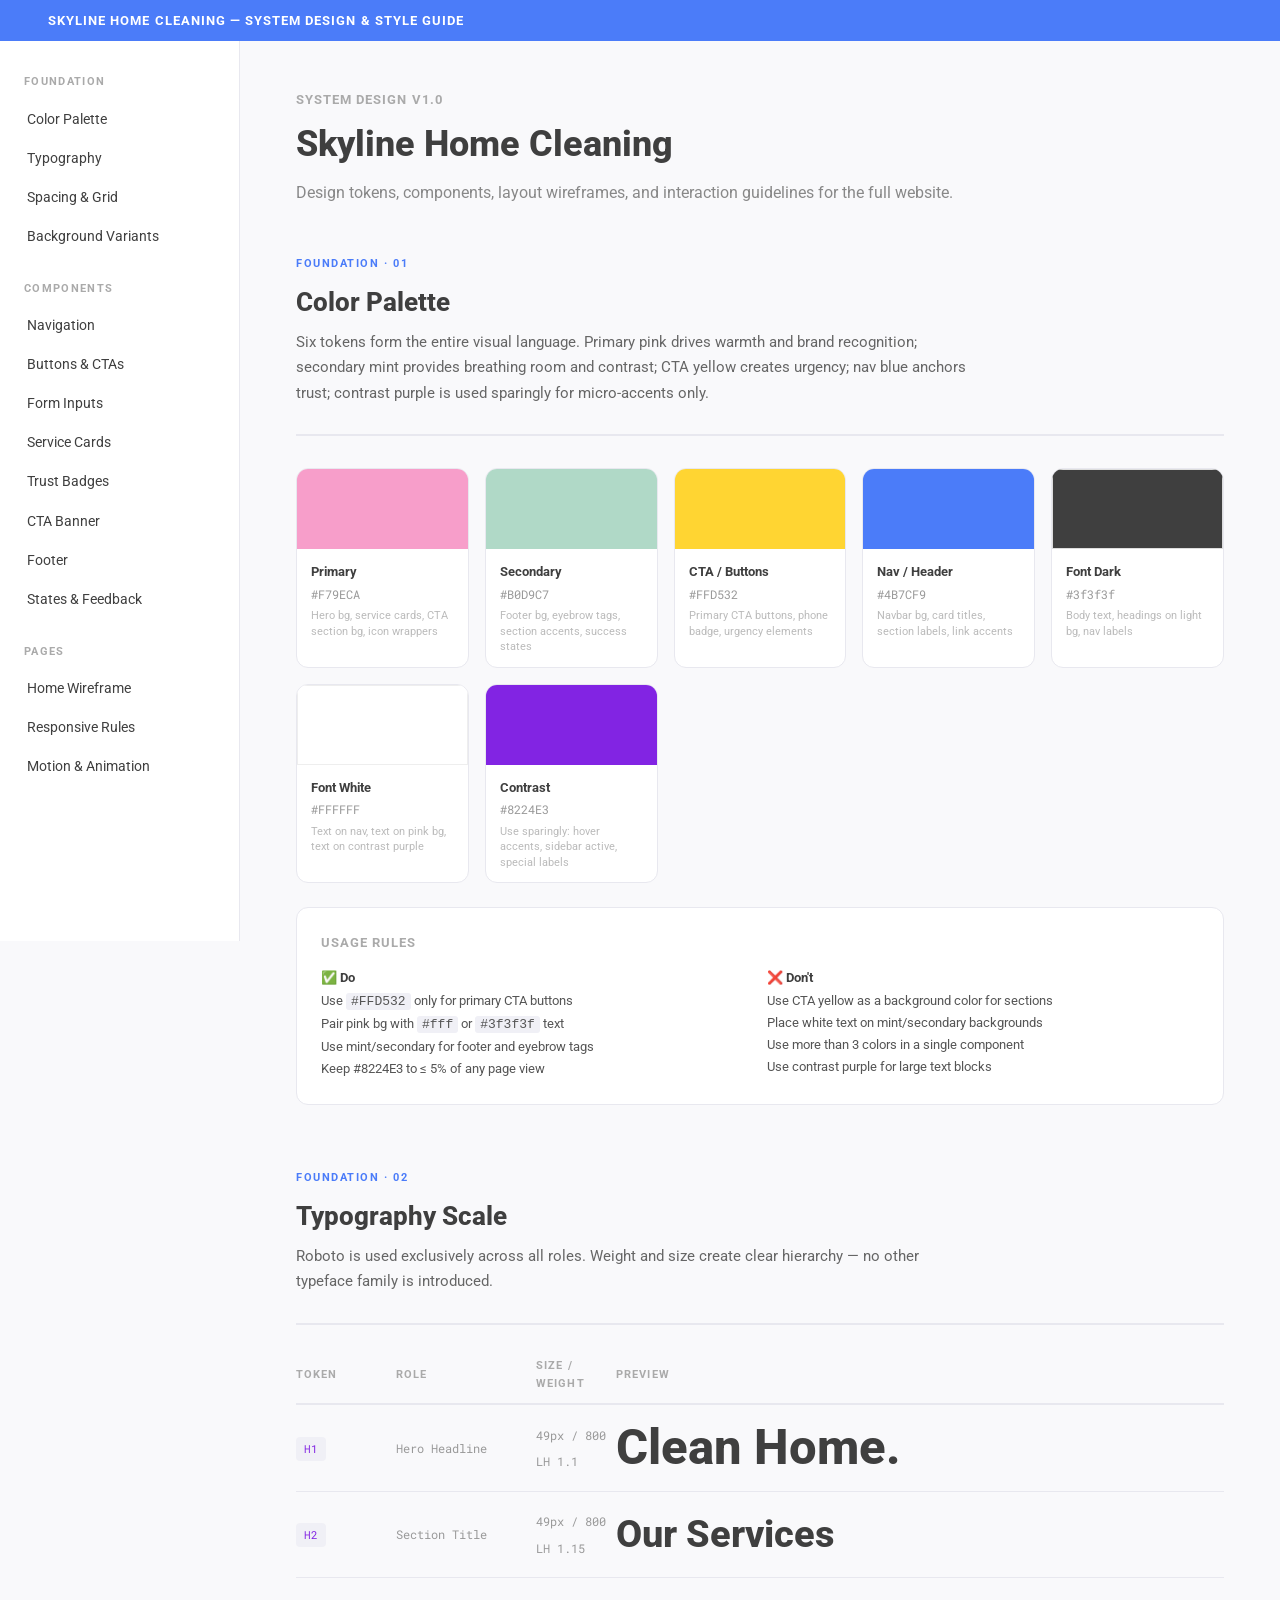
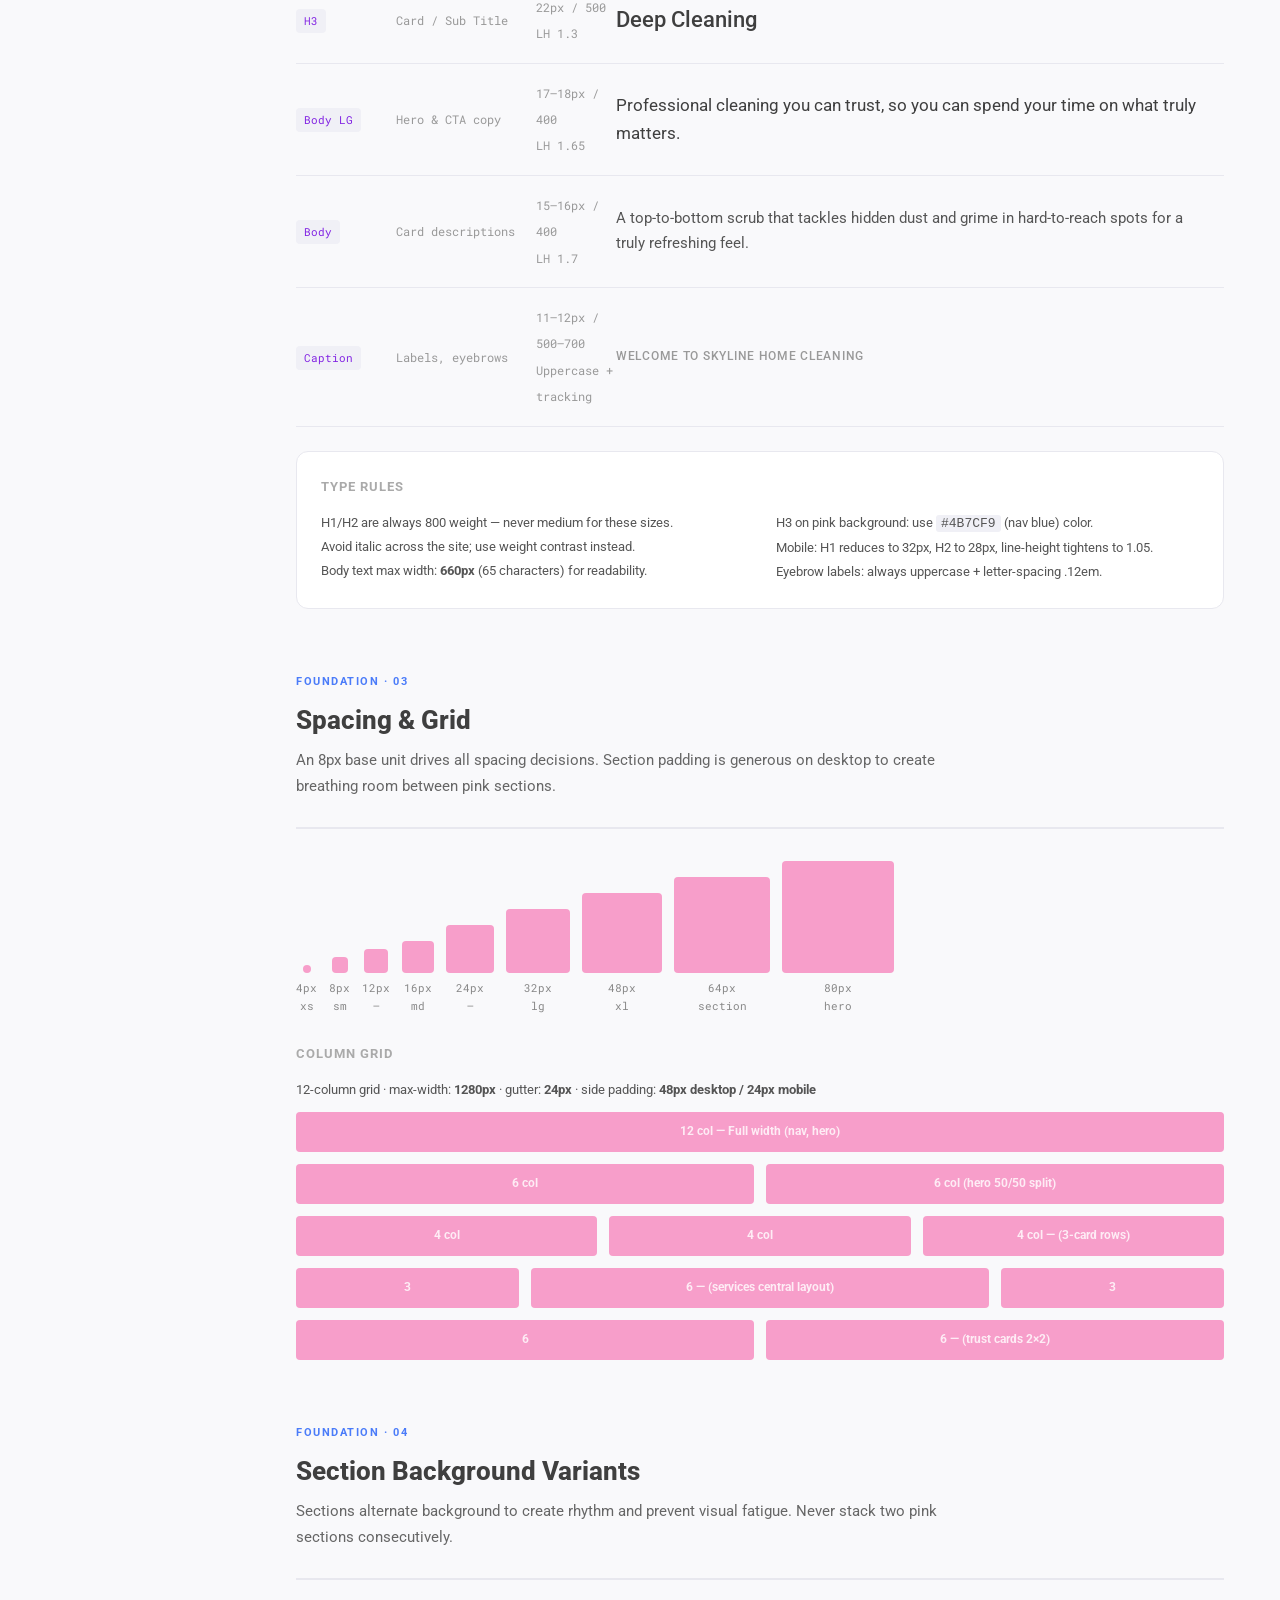
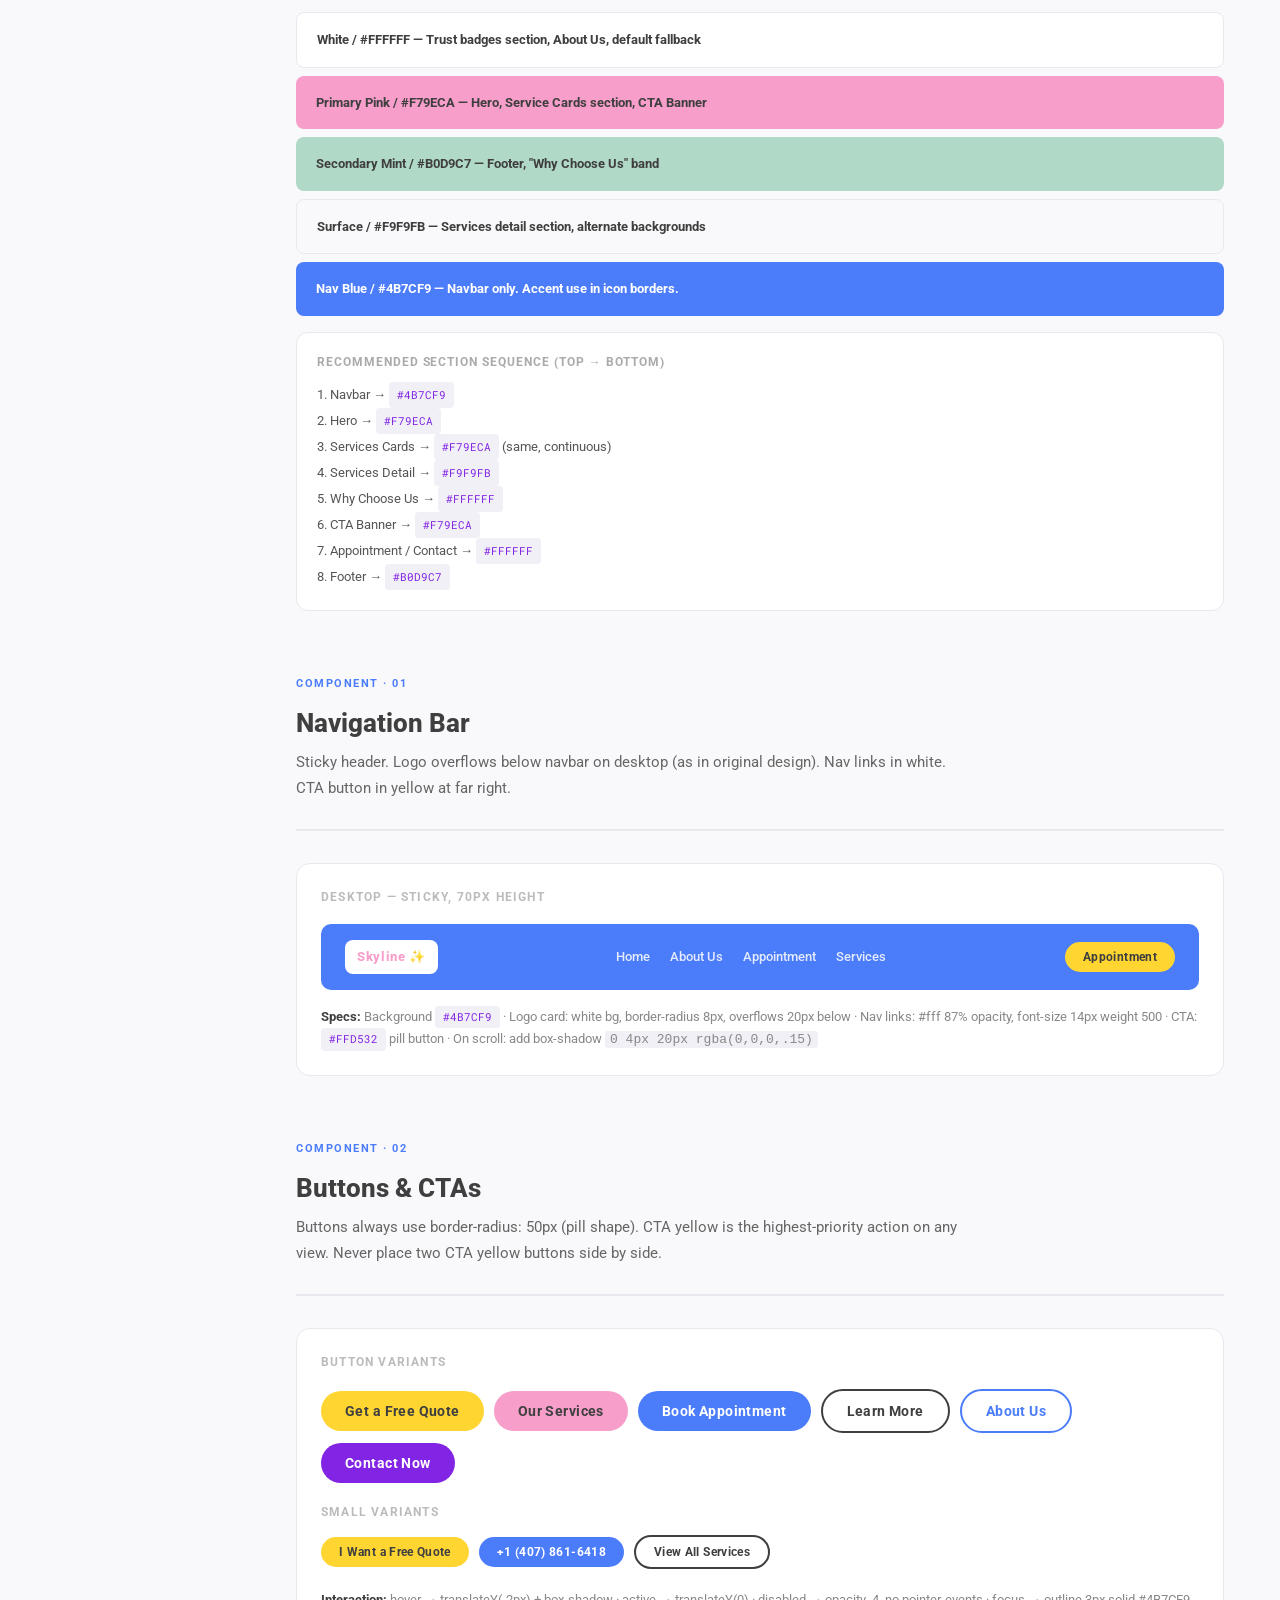
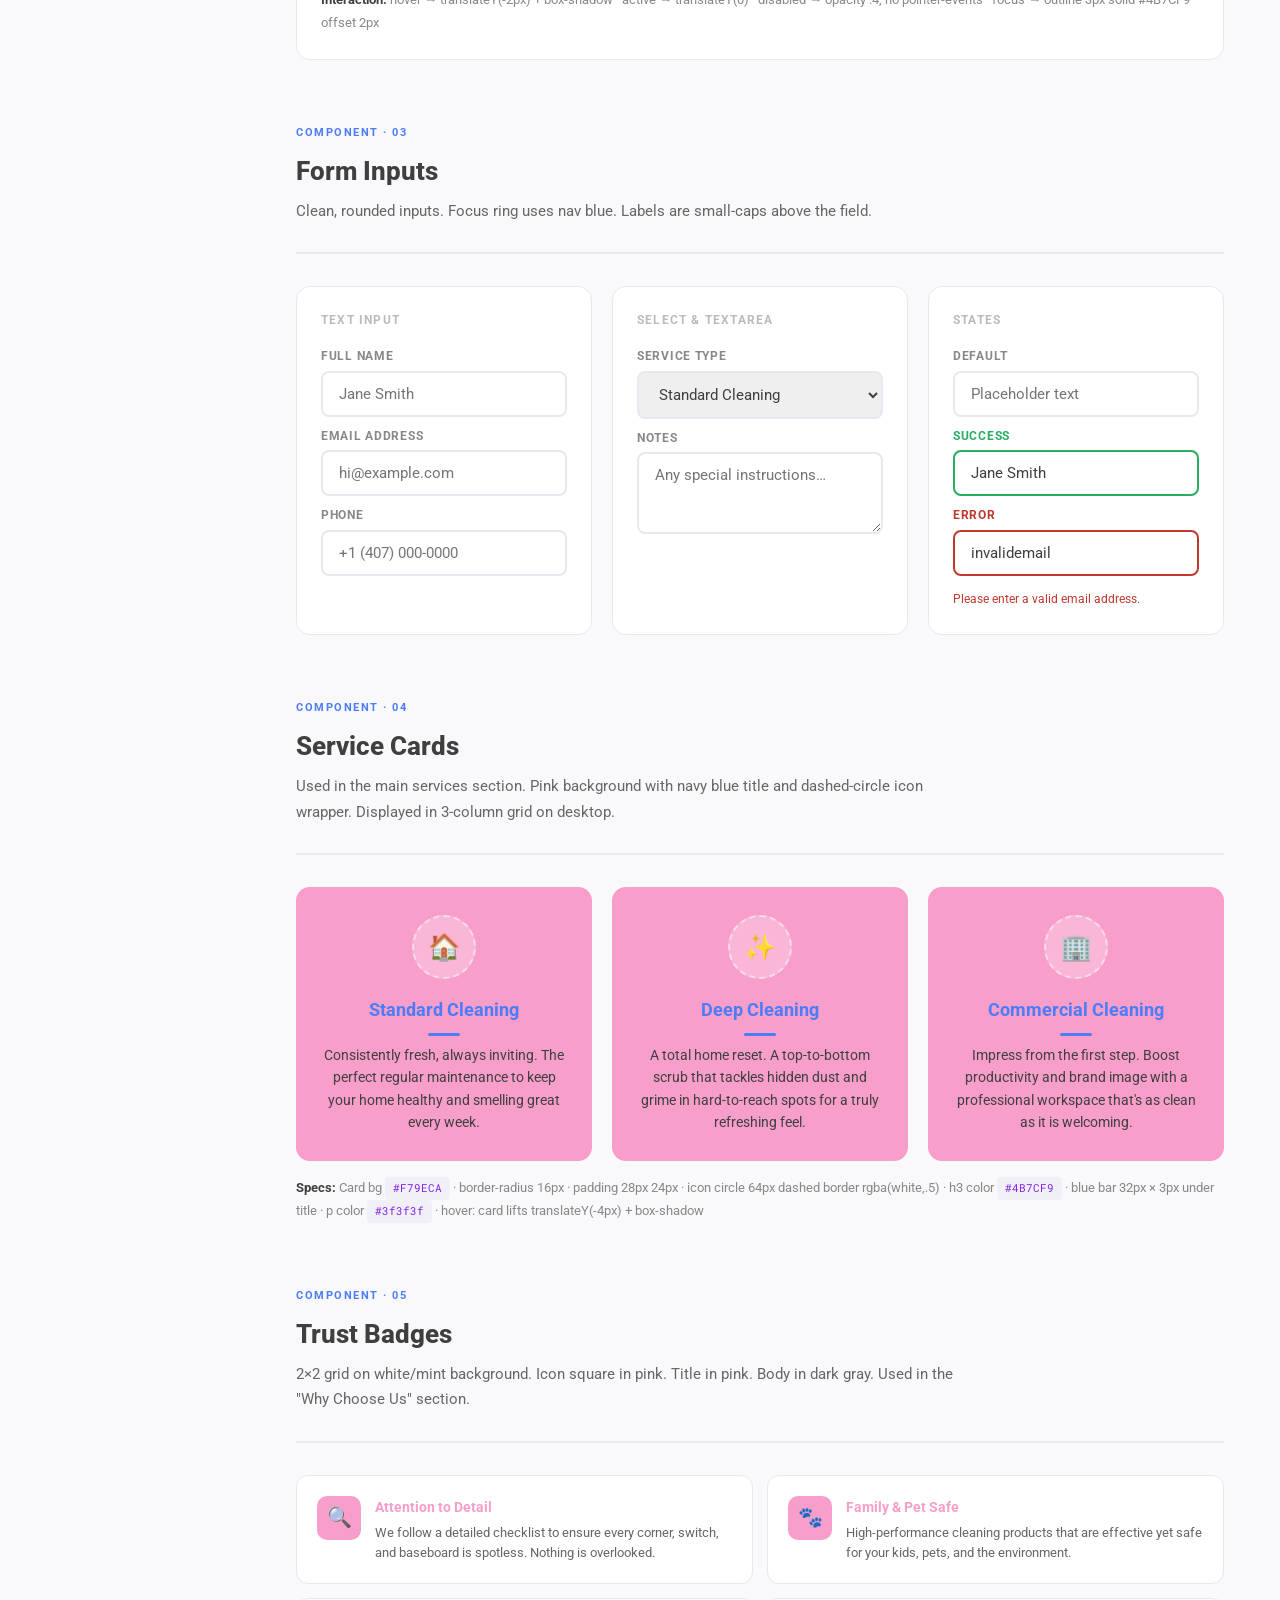
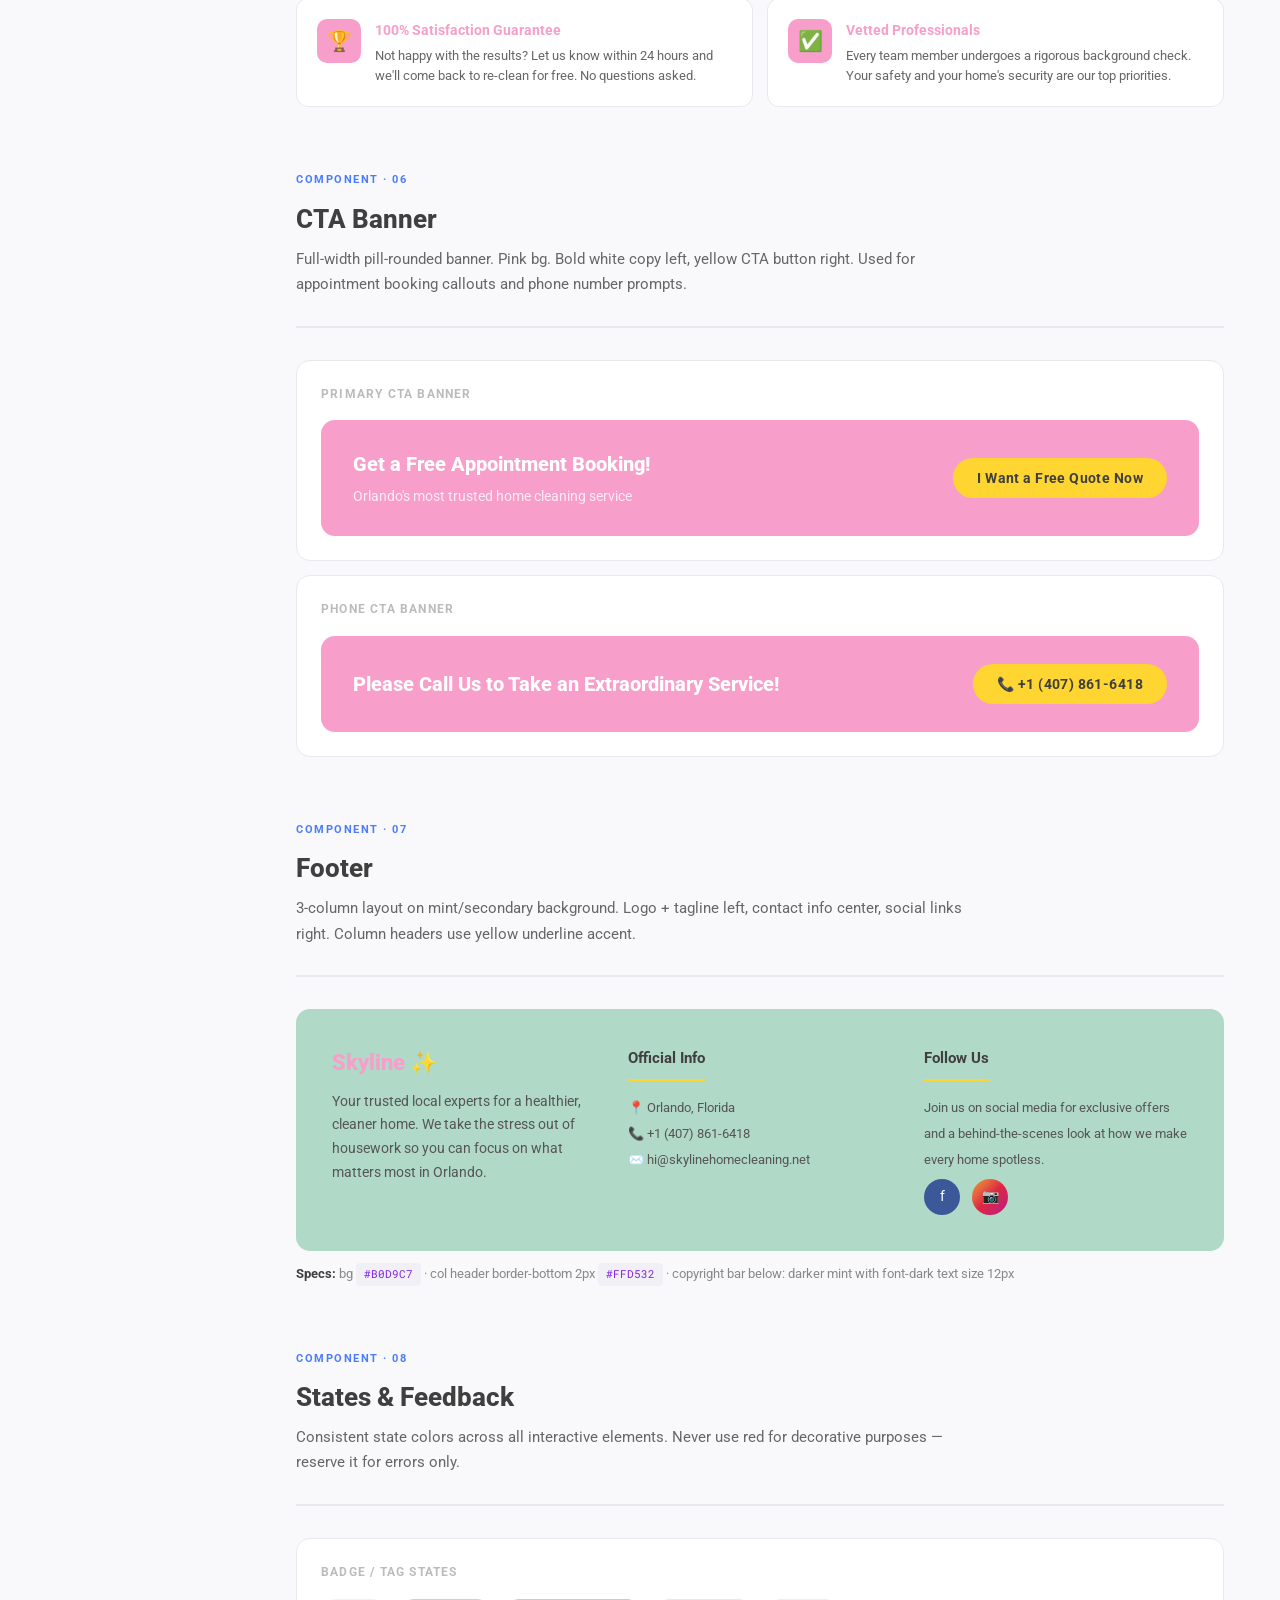
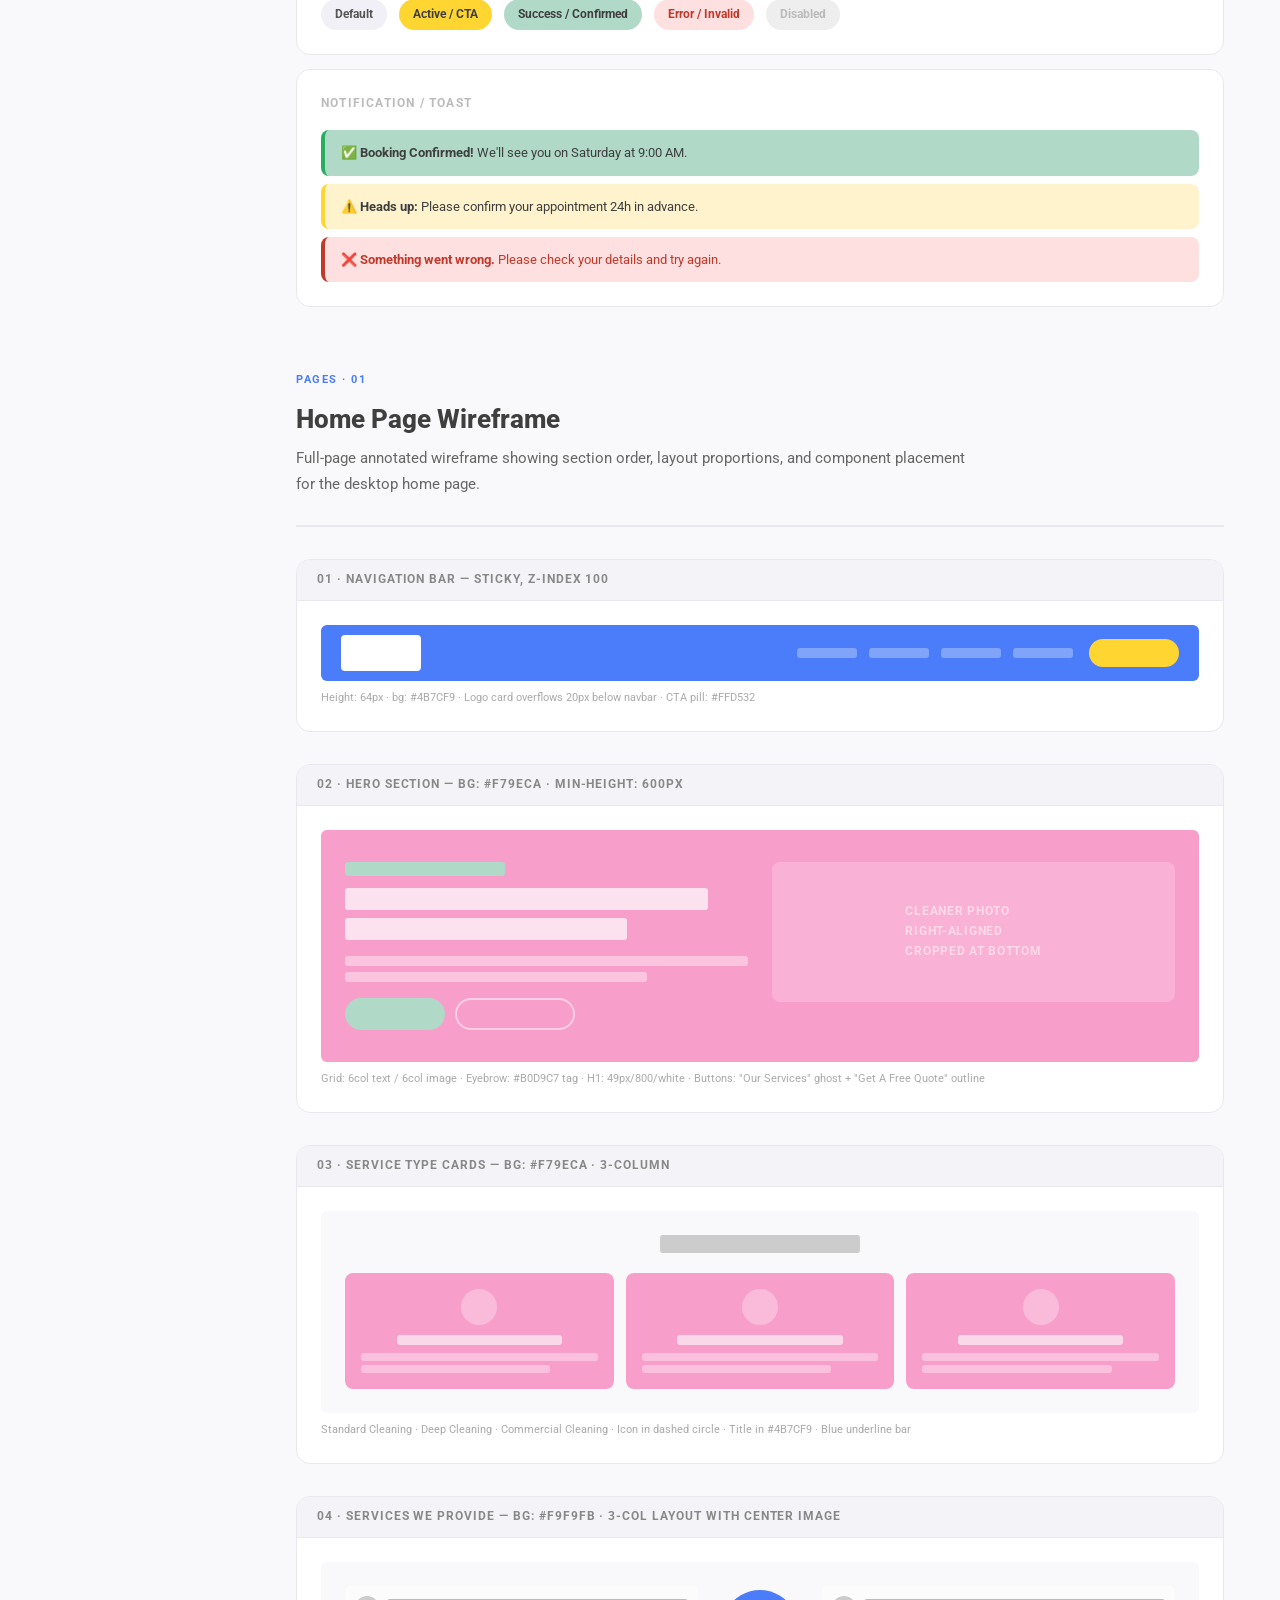
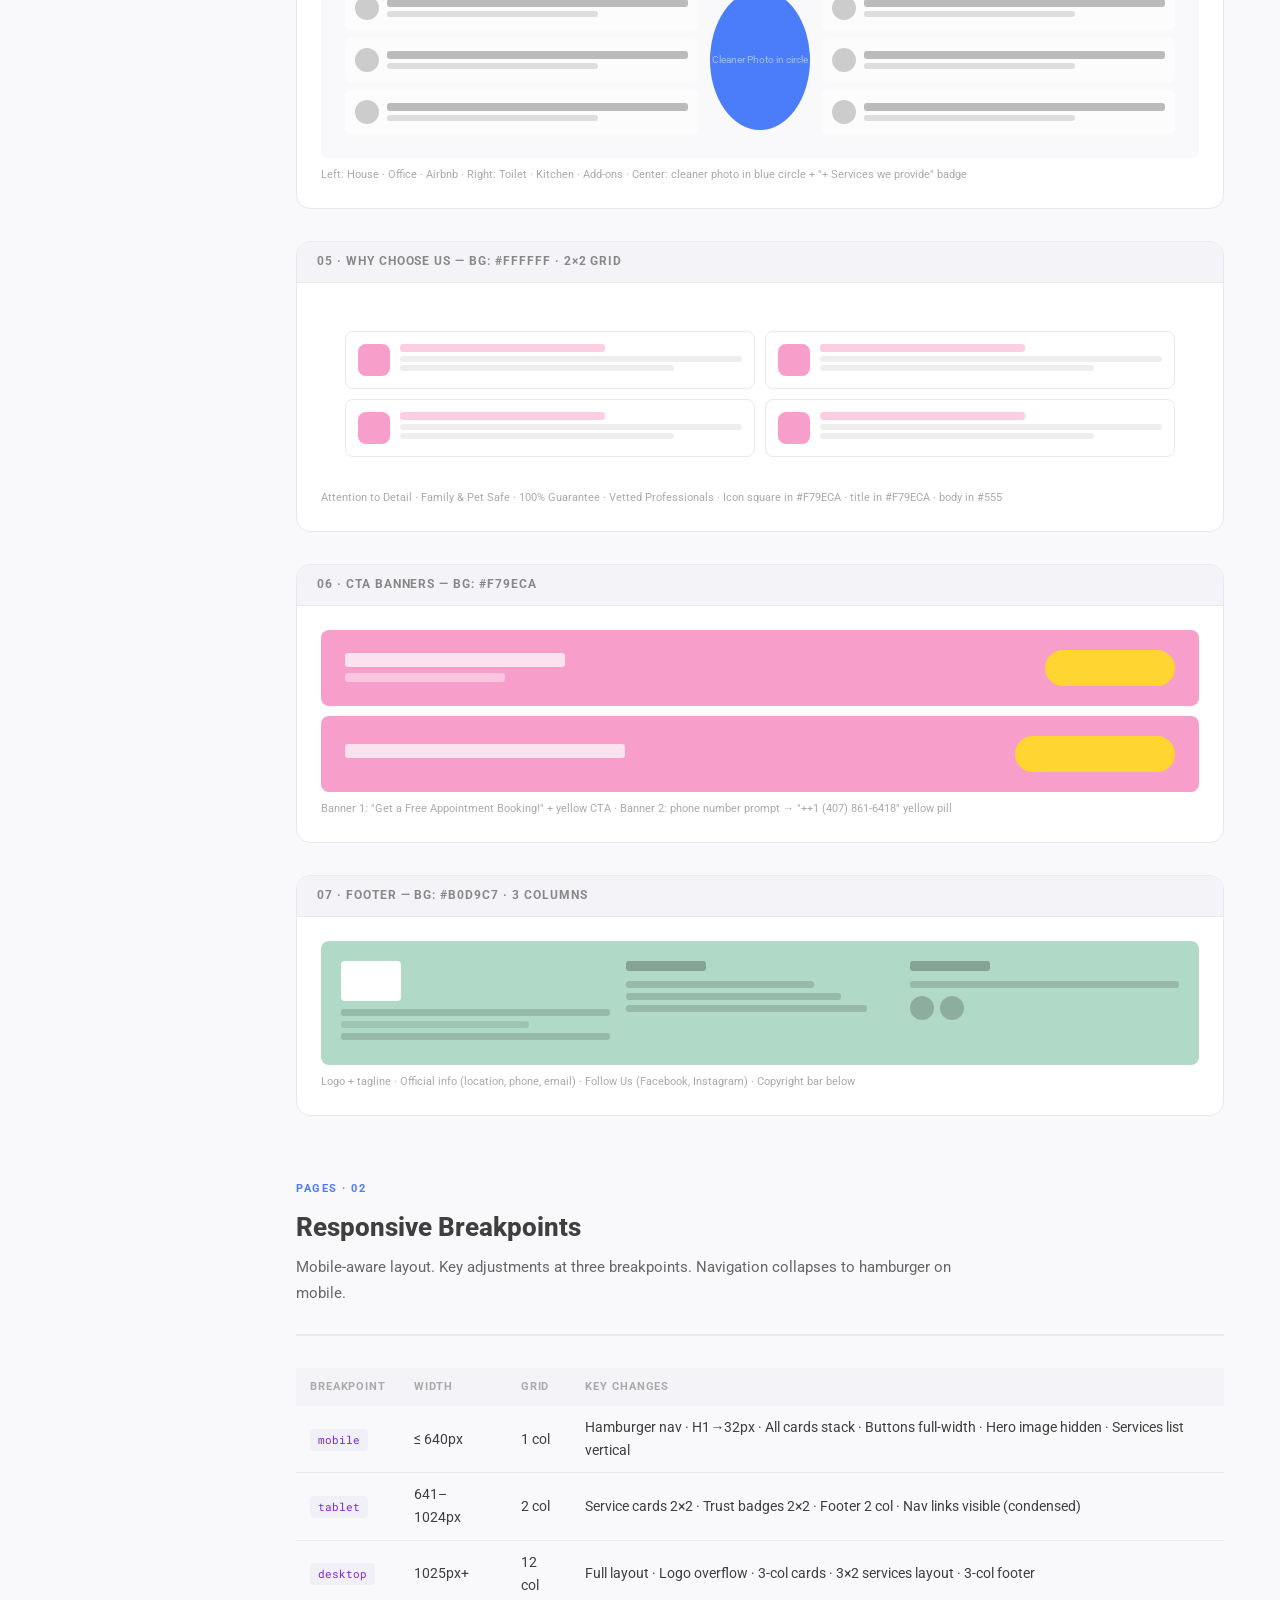
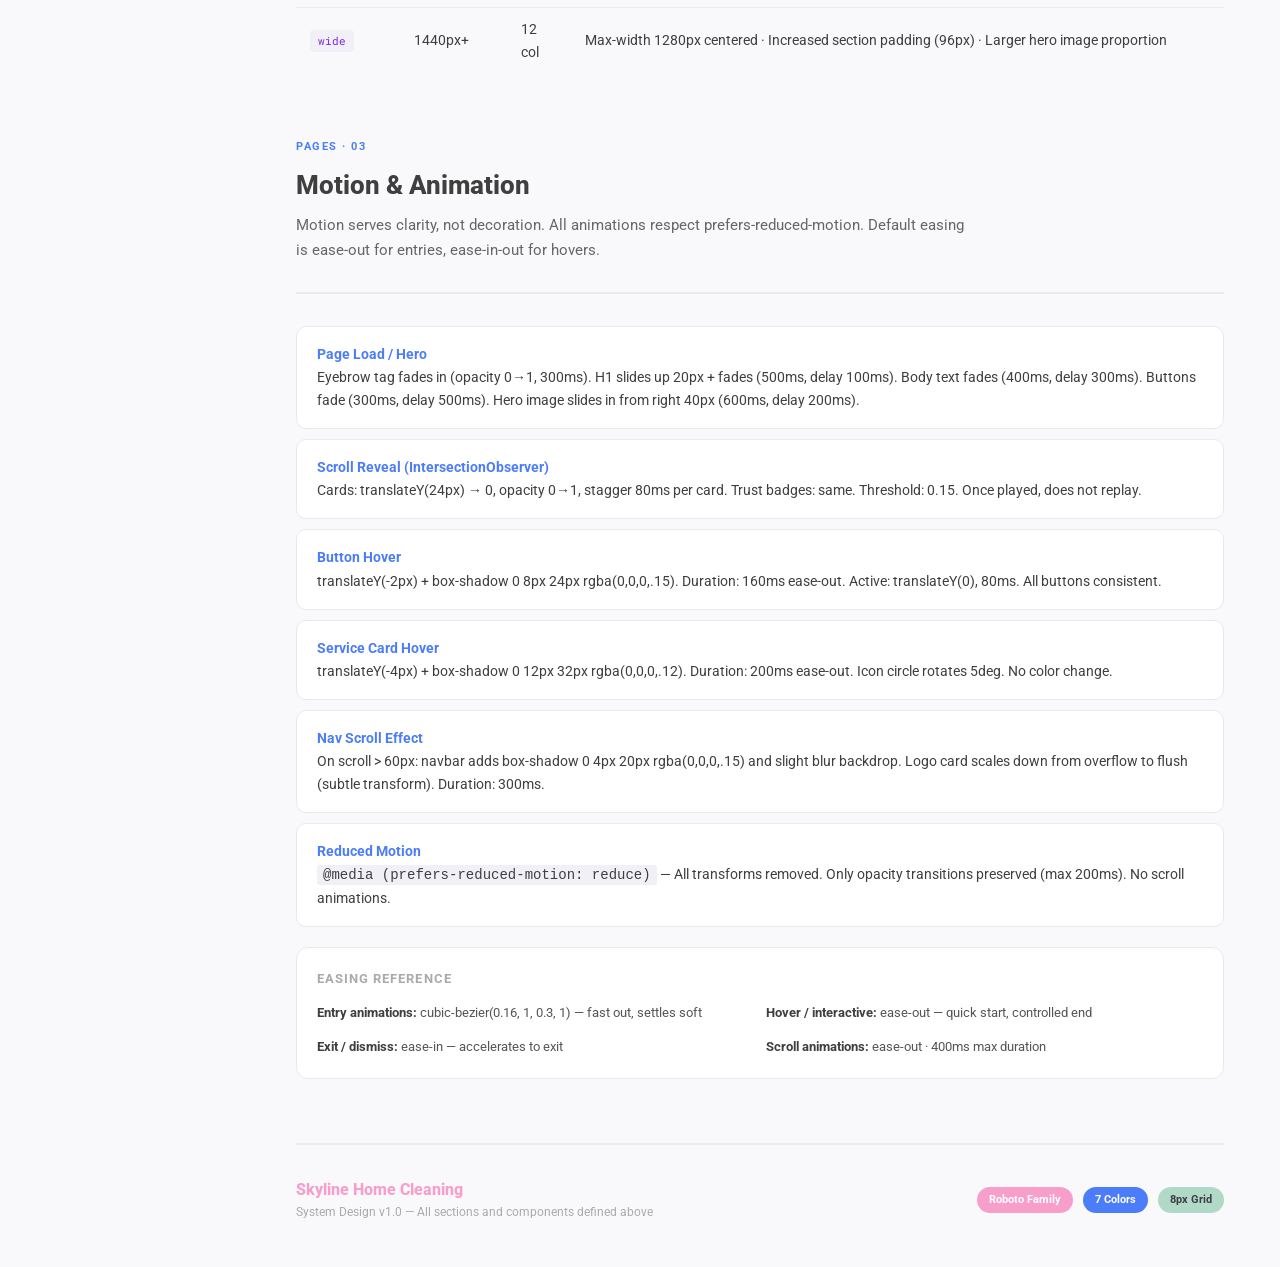
<file: skyline-system-design.html>
<!DOCTYPE html>
<html lang="en">
<head>
<meta charset="UTF-8"/>
<meta name="viewport" content="width=device-width, initial-scale=1.0"/>
<title>Skyline Home Cleaning — System Design</title>
<link href="https://fonts.googleapis.com/css2?family=Roboto:wght@400;500;700;800&family=Roboto+Mono:wght@400;500&display=swap" rel="stylesheet"/>
<style>
  :root {
    --primary: #F79ECA;
    --secondary: #B0D9C7;
    --cta: #FFD532;
    --nav-bg: #4B7CF9;
    --font-dark: #3f3f3f;
    --font-white: #FFFFFF;
    --contrast: #8224E3;
    --bg: #f9f9fb;
    --card-bg: #fff;
    --border: #e8e8ef;
  }

  * { box-sizing: border-box; margin: 0; padding: 0; }

  body {
    font-family: 'Roboto', sans-serif;
    background: var(--bg);
    color: var(--font-dark);
    line-height: 1.65;
  }

  /* ─── TOP BAR ─── */
  .topbar {
    background: var(--nav-bg);
    color: #fff;
    padding: 10px 48px;
    font-size: 13px;
    font-weight: 700;
    letter-spacing: .08em;
    text-transform: uppercase;
  }

  /* ─── SIDEBAR NAV ─── */
  .layout { display: flex; min-height: 100vh; }

  .sidebar {
    width: 240px;
    background: #fff;
    border-right: 1px solid var(--border);
    padding: 32px 0;
    position: sticky;
    top: 0;
    height: 100vh;
    overflow-y: auto;
    flex-shrink: 0;
  }

  .sidebar h2 {
    font-size: 11px;
    font-weight: 700;
    letter-spacing: .12em;
    text-transform: uppercase;
    color: #aaa;
    padding: 0 24px 8px;
    margin-top: 24px;
  }
  .sidebar h2:first-child { margin-top: 0; }

  .sidebar a {
    display: block;
    padding: 8px 24px;
    font-size: 14px;
    color: var(--font-dark);
    text-decoration: none;
    border-left: 3px solid transparent;
    transition: all .15s;
  }
  .sidebar a:hover { background: #f4f4f8; border-left-color: var(--primary); color: var(--contrast); }

  /* ─── MAIN CONTENT ─── */
  .main { flex: 1; padding: 48px 56px; max-width: 1100px; }

  /* ─── PAGE TITLE ─── */
  .page-title {
    font-size: 36px;
    font-weight: 800;
    color: var(--font-dark);
    margin-bottom: 6px;
  }
  .page-subtitle { font-size: 16px; color: #888; margin-bottom: 48px; }

  /* ─── SECTIONS ─── */
  .section { margin-bottom: 64px; scroll-margin-top: 24px; }

  .section-label {
    font-size: 11px;
    font-weight: 700;
    letter-spacing: .14em;
    text-transform: uppercase;
    color: var(--nav-bg);
    margin-bottom: 8px;
  }

  .section-title {
    font-size: 26px;
    font-weight: 800;
    color: var(--font-dark);
    margin-bottom: 6px;
  }

  .section-desc {
    font-size: 15px;
    color: #666;
    max-width: 680px;
    margin-bottom: 28px;
    line-height: 1.7;
  }

  hr.divider {
    border: none;
    border-top: 2px solid var(--border);
    margin-bottom: 32px;
  }

  /* ─── COLOR SWATCHES ─── */
  .color-grid {
    display: grid;
    grid-template-columns: repeat(auto-fill, minmax(160px, 1fr));
    gap: 16px;
  }

  .swatch {
    border-radius: 12px;
    overflow: hidden;
    border: 1px solid var(--border);
    background: var(--card-bg);
  }

  .swatch-color { height: 80px; }

  .swatch-info { padding: 12px 14px; }

  .swatch-name { font-size: 13px; font-weight: 700; color: var(--font-dark); }

  .swatch-hex {
    font-family: 'Roboto Mono', monospace;
    font-size: 12px;
    color: #999;
    margin-top: 2px;
  }

  .swatch-role {
    font-size: 11px;
    color: #bbb;
    margin-top: 4px;
    line-height: 1.4;
  }

  /* ─── TYPE SCALE ─── */
  .type-table { width: 100%; border-collapse: collapse; }
  .type-table th {
    text-align: left;
    font-size: 11px;
    font-weight: 700;
    letter-spacing: .1em;
    text-transform: uppercase;
    color: #aaa;
    border-bottom: 2px solid var(--border);
    padding: 0 0 10px;
  }
  .type-table td {
    padding: 16px 0;
    border-bottom: 1px solid var(--border);
    vertical-align: middle;
  }
  .type-table td:first-child { width: 100px; }
  .type-table td:nth-child(2) { width: 140px; }
  .type-table td:nth-child(3) { width: 80px; }
  .type-table td:nth-child(4) { padding-right: 24px; }

  .type-tag {
    display: inline-block;
    font-family: 'Roboto Mono', monospace;
    font-size: 11px;
    background: #f0f0f6;
    color: var(--contrast);
    border-radius: 4px;
    padding: 3px 8px;
  }

  .type-meta { font-size: 12px; color: #999; font-family: 'Roboto Mono', monospace; }

  /* ─── TYPE PREVIEWS ─── */
  .type-preview-h1 { font-size: 49px; font-weight: 800; color: var(--font-dark); line-height: 1.1; }
  .type-preview-h2 { font-size: 38px; font-weight: 800; color: var(--font-dark); line-height: 1.15; }
  .type-preview-h3 { font-size: 22px; font-weight: 500; color: var(--font-dark); line-height: 1.3; }
  .type-preview-body-lg { font-size: 17px; font-weight: 400; color: var(--font-dark); line-height: 1.65; }
  .type-preview-body { font-size: 15px; font-weight: 400; color: #555; line-height: 1.7; }
  .type-preview-caption { font-size: 12px; font-weight: 500; color: #999; letter-spacing: .06em; text-transform: uppercase; }

  /* ─── COMPONENT CARDS ─── */
  .comp-grid {
    display: grid;
    grid-template-columns: repeat(auto-fill, minmax(280px, 1fr));
    gap: 20px;
  }

  .comp-card {
    background: var(--card-bg);
    border: 1px solid var(--border);
    border-radius: 14px;
    padding: 24px;
  }

  .comp-card h4 {
    font-size: 12px;
    font-weight: 700;
    letter-spacing: .1em;
    text-transform: uppercase;
    color: #bbb;
    margin-bottom: 16px;
  }

  /* Buttons */
  .btn-group { display: flex; flex-wrap: wrap; gap: 10px; align-items: center; }

  .btn {
    display: inline-block;
    padding: 12px 24px;
    border-radius: 50px;
    font-family: 'Roboto', sans-serif;
    font-size: 14px;
    font-weight: 700;
    cursor: pointer;
    border: none;
    letter-spacing: .03em;
    transition: transform .15s, box-shadow .15s;
  }
  .btn:hover { transform: translateY(-1px); box-shadow: 0 6px 20px rgba(0,0,0,.12); }

  .btn-cta { background: var(--cta); color: var(--font-dark); }
  .btn-primary { background: var(--primary); color: var(--font-dark); }
  .btn-nav { background: var(--nav-bg); color: #fff; }
  .btn-outline { background: transparent; color: var(--font-dark); border: 2px solid var(--font-dark); }
  .btn-ghost { background: transparent; color: var(--nav-bg); border: 2px solid var(--nav-bg); }
  .btn-contrast { background: var(--contrast); color: #fff; }
  .btn-sm { padding: 8px 18px; font-size: 12px; }

  /* Nav preview */
  .nav-preview {
    background: var(--nav-bg);
    border-radius: 10px;
    padding: 16px 24px;
    display: flex;
    align-items: center;
    justify-content: space-between;
    gap: 16px;
  }
  .nav-logo-box {
    background: #fff;
    border-radius: 8px;
    padding: 6px 12px;
    font-size: 13px;
    font-weight: 800;
    color: var(--primary);
    letter-spacing: .05em;
  }
  .nav-links { display: flex; gap: 20px; }
  .nav-links a { color: rgba(255,255,255,.85); font-size: 13px; text-decoration: none; font-weight: 500; }
  .nav-links a:hover { color: #fff; }

  /* Hero preview */
  .hero-preview {
    background: var(--primary);
    border-radius: 12px;
    padding: 40px 36px;
    position: relative;
    overflow: hidden;
  }
  .hero-eyebrow {
    display: inline-block;
    background: var(--secondary);
    color: var(--font-dark);
    font-size: 11px;
    font-weight: 700;
    letter-spacing: .12em;
    text-transform: uppercase;
    padding: 6px 14px;
    border-radius: 4px;
    margin-bottom: 16px;
  }
  .hero-h1 { font-size: 36px; font-weight: 800; color: #fff; line-height: 1.1; margin-bottom: 14px; }
  .hero-body { font-size: 16px; color: rgba(255,255,255,.88); margin-bottom: 24px; max-width: 420px; line-height: 1.65; }
  .hero-actions { display: flex; gap: 12px; flex-wrap: wrap; }

  /* Service cards */
  .service-card {
    background: var(--primary);
    border-radius: 14px;
    padding: 28px 24px;
    text-align: center;
  }
  .service-icon-wrap {
    width: 64px; height: 64px;
    background: rgba(255,255,255,.25);
    border-radius: 50%;
    border: 2px dashed rgba(255,255,255,.5);
    display: flex; align-items: center; justify-content: center;
    margin: 0 auto 16px;
    font-size: 26px;
  }
  .service-card h3 { font-size: 18px; font-weight: 700; color: var(--nav-bg); margin-bottom: 8px; }
  .service-card .bar { width: 32px; height: 3px; background: var(--nav-bg); border-radius: 2px; margin: 8px auto; }
  .service-card p { font-size: 14px; color: var(--font-dark); line-height: 1.6; }

  /* Trust badges */
  .trust-card {
    background: #fff;
    border: 1px solid var(--border);
    border-radius: 12px;
    padding: 20px;
    display: flex;
    gap: 14px;
    align-items: flex-start;
  }
  .trust-icon {
    width: 44px; height: 44px;
    background: var(--primary);
    border-radius: 10px;
    display: flex; align-items: center; justify-content: center;
    font-size: 20px;
    flex-shrink: 0;
  }
  .trust-card h4 { font-size: 14px; font-weight: 700; color: var(--primary); margin-bottom: 4px; }
  .trust-card p { font-size: 13px; color: #666; line-height: 1.55; }

  /* CTA banner */
  .cta-banner {
    background: var(--primary);
    border-radius: 14px;
    padding: 28px 32px;
    display: flex;
    align-items: center;
    justify-content: space-between;
    gap: 20px;
    flex-wrap: wrap;
  }
  .cta-banner p { font-size: 20px; font-weight: 800; color: #fff; }
  .cta-banner span { font-size: 14px; font-weight: 400; color: rgba(255,255,255,.8); display: block; margin-top: 4px; }

  /* Footer preview */
  .footer-preview {
    background: var(--secondary);
    border-radius: 14px;
    padding: 36px 36px;
    display: grid;
    grid-template-columns: 1fr 1fr 1fr;
    gap: 32px;
  }
  .footer-preview h4 { font-size: 15px; font-weight: 700; color: var(--font-dark); margin-bottom: 14px; border-bottom: 2px solid var(--cta); padding-bottom: 8px; display: inline-block; }
  .footer-preview p, .footer-preview a { font-size: 13px; color: #555; display: block; text-decoration: none; line-height: 2; }
  .social-btn {
    display: inline-flex; align-items: center; justify-content: center;
    width: 36px; height: 36px; border-radius: 50%;
    font-size: 14px; color: #fff; margin-right: 8px; margin-top: 6px;
  }
  .fb { background: #3b5998; }
  .ig { background: linear-gradient(135deg, #f09433, #e6683c, #dc2743, #cc2366, #bc1888); }

  /* ─── WIREFRAMES ─── */
  .wireframe-box {
    background: #fff;
    border: 1px solid var(--border);
    border-radius: 14px;
    overflow: hidden;
    margin-bottom: 32px;
  }
  .wf-label {
    background: #f4f4f8;
    padding: 10px 20px;
    font-size: 12px;
    font-weight: 700;
    color: #888;
    letter-spacing: .08em;
    text-transform: uppercase;
    border-bottom: 1px solid var(--border);
  }
  .wf-inner { padding: 24px; }

  /* wireframe blocks */
  .wf-nav {
    background: var(--nav-bg);
    height: 56px;
    border-radius: 6px;
    display: flex;
    align-items: center;
    padding: 0 20px;
    gap: 16px;
    margin-bottom: 8px;
  }
  .wf-logo { background: #fff; width: 80px; height: 36px; border-radius: 4px; }
  .wf-links { display: flex; gap: 12px; margin-left: auto; }
  .wf-link { background: rgba(255,255,255,.3); width: 60px; height: 10px; border-radius: 3px; }
  .wf-btn-nav { background: var(--cta); width: 90px; height: 28px; border-radius: 20px; }

  .wf-hero {
    background: var(--primary);
    border-radius: 6px;
    padding: 32px 24px;
    display: grid;
    grid-template-columns: 1fr 1fr;
    gap: 24px;
    margin-bottom: 8px;
  }
  .wf-text-block { }
  .wf-eyebrow { background: var(--secondary); height: 14px; width: 160px; border-radius: 3px; margin-bottom: 12px; }
  .wf-h1-block { background: rgba(255,255,255,.7); height: 22px; border-radius: 3px; margin-bottom: 8px; width: 90%; }
  .wf-h1-block2 { background: rgba(255,255,255,.7); height: 22px; border-radius: 3px; margin-bottom: 16px; width: 70%; }
  .wf-body-block { background: rgba(255,255,255,.4); height: 10px; border-radius: 3px; margin-bottom: 6px; }
  .wf-body-block2 { background: rgba(255,255,255,.4); height: 10px; border-radius: 3px; margin-bottom: 16px; width: 75%; }
  .wf-actions { display: flex; gap: 10px; }
  .wf-btn-hero { background: var(--secondary); height: 32px; width: 100px; border-radius: 20px; }
  .wf-btn-hero2 { background: transparent; border: 2px solid rgba(255,255,255,.5); height: 32px; width: 120px; border-radius: 20px; }
  .wf-image-ph { background: rgba(255,255,255,.2); border-radius: 8px; height: 140px; display: flex; align-items: center; justify-content: center; color: rgba(255,255,255,.5); font-size: 12px; font-weight: 700; letter-spacing: .06em; text-transform: uppercase; }

  .wf-section {
    background: #f9f9fb;
    border-radius: 6px;
    padding: 24px;
    margin-bottom: 8px;
  }
  .wf-section-title { background: #ccc; height: 18px; width: 200px; border-radius: 3px; margin: 0 auto 20px; }
  .wf-cards { display: grid; grid-template-columns: repeat(3, 1fr); gap: 12px; }
  .wf-card { background: var(--primary); border-radius: 8px; padding: 16px; }
  .wf-card-icon { background: rgba(255,255,255,.3); width: 36px; height: 36px; border-radius: 50%; margin: 0 auto 10px; }
  .wf-card-title { background: rgba(255,255,255,.6); height: 10px; width: 70%; border-radius: 3px; margin: 0 auto 8px; }
  .wf-card-body { background: rgba(255,255,255,.35); height: 8px; border-radius: 3px; margin-bottom: 4px; }
  .wf-card-body2 { background: rgba(255,255,255,.35); height: 8px; border-radius: 3px; width: 80%; }

  .wf-services-layout { display: grid; grid-template-columns: 1fr auto 1fr; gap: 12px; align-items: center; }
  .wf-service-list { display: flex; flex-direction: column; gap: 8px; }
  .wf-service-item { background: rgba(255,255,255,.6); border-radius: 6px; padding: 10px; display: flex; gap: 8px; align-items: center; }
  .wf-si-icon { background: #ccc; width: 24px; height: 24px; border-radius: 50%; flex-shrink: 0; }
  .wf-si-text { flex: 1; }
  .wf-si-t { background: #bbb; height: 8px; border-radius: 3px; margin-bottom: 4px; }
  .wf-si-d { background: #ddd; height: 6px; border-radius: 3px; width: 70%; }
  .wf-center-img { background: var(--nav-bg); width: 100px; height: 140px; border-radius: 50%; margin: 0 auto; display: flex; align-items: center; justify-content: center; color: rgba(255,255,255,.5); font-size: 10px; text-align: center; }

  .wf-trust { display: grid; grid-template-columns: 1fr 1fr; gap: 10px; }
  .wf-trust-item { background: #fff; border: 1px solid var(--border); border-radius: 8px; padding: 12px; display: flex; gap: 10px; }
  .wf-ti-icon { background: var(--primary); width: 32px; height: 32px; border-radius: 8px; flex-shrink: 0; }
  .wf-ti-text { flex: 1; }
  .wf-ti-t { background: var(--primary); opacity: .5; height: 8px; border-radius: 3px; margin-bottom: 4px; width: 60%; }
  .wf-ti-d { background: #eee; height: 6px; border-radius: 3px; margin-bottom: 3px; }

  .wf-cta-bar { background: var(--primary); border-radius: 8px; padding: 20px 24px; display: flex; align-items: center; justify-content: space-between; }
  .wf-cta-text { }
  .wf-cta-t { background: rgba(255,255,255,.7); height: 14px; width: 220px; border-radius: 3px; margin-bottom: 6px; }
  .wf-cta-d { background: rgba(255,255,255,.4); height: 9px; width: 160px; border-radius: 3px; }
  .wf-cta-btn { background: var(--cta); height: 36px; width: 130px; border-radius: 20px; }

  .wf-footer { background: var(--secondary); border-radius: 8px; padding: 20px; display: grid; grid-template-columns: 1fr 1fr 1fr; gap: 16px; }
  .wf-footer-col .wf-fc-logo { background: #fff; width: 60px; height: 40px; border-radius: 4px; margin-bottom: 8px; }
  .wf-footer-col .wf-fc-line { background: rgba(0,0,0,.15); height: 7px; border-radius: 3px; margin-bottom: 5px; }
  .wf-footer-col .wf-fc-line2 { background: rgba(0,0,0,.1); height: 7px; border-radius: 3px; margin-bottom: 5px; width: 70%; }
  .wf-footer-col .wf-fc-title { background: rgba(0,0,0,.25); height: 10px; border-radius: 3px; width: 80px; margin-bottom: 10px; }
  .wf-socials { display: flex; gap: 6px; margin-top: 8px; }
  .wf-social-dot { background: rgba(0,0,0,.2); width: 24px; height: 24px; border-radius: 50%; }

  /* ─── SPACING ─── */
  .spacing-grid { display: flex; gap: 12px; align-items: flex-end; flex-wrap: wrap; }
  .sp-item { text-align: center; }
  .sp-box { background: var(--primary); border-radius: 4px; margin: 0 auto 6px; }
  .sp-label { font-size: 11px; font-family: 'Roboto Mono', monospace; color: #888; }

  /* ─── ICONS & STATES ─── */
  .state-grid { display: flex; gap: 12px; flex-wrap: wrap; }
  .state-badge {
    padding: 6px 14px;
    border-radius: 20px;
    font-size: 12px;
    font-weight: 700;
  }
  .state-default { background: #f0f0f6; color: #555; }
  .state-active { background: var(--cta); color: var(--font-dark); }
  .state-success { background: var(--secondary); color: var(--font-dark); }
  .state-error { background: #FFE0E0; color: #C0392B; }
  .state-disabled { background: #eee; color: #bbb; }

  /* ─── INPUT FIELDS ─── */
  .input-preview {
    width: 100%;
    padding: 12px 16px;
    border-radius: 8px;
    border: 2px solid var(--border);
    font-family: 'Roboto', sans-serif;
    font-size: 15px;
    color: var(--font-dark);
    outline: none;
    margin-bottom: 10px;
    transition: border-color .15s;
  }
  .input-preview:focus { border-color: var(--nav-bg); }
  .input-label { font-size: 12px; font-weight: 700; color: #888; margin-bottom: 4px; letter-spacing: .06em; text-transform: uppercase; }

  /* ─── SECTION BG VARIANTS ─── */
  .bg-white { background: #fff; }
  .bg-primary { background: var(--primary); }
  .bg-secondary { background: var(--secondary); }
  .bg-nav { background: var(--nav-bg); }
  .bg-dark { background: var(--font-dark); }

  .bg-swatch {
    border-radius: 8px;
    padding: 16px 20px;
    font-size: 13px;
    font-weight: 700;
    margin-bottom: 8px;
  }

  /* ─── ANIMATION NOTES ─── */
  .anim-card {
    background: #fff;
    border: 1px solid var(--border);
    border-radius: 10px;
    padding: 16px 20px;
    font-size: 14px;
    margin-bottom: 10px;
  }
  .anim-card strong { color: var(--nav-bg); }

  /* ─── GRID SYSTEM ─── */
  .grid-demo { display: grid; gap: 12px; margin-bottom: 12px; }
  .grid-col { background: var(--primary); border-radius: 4px; height: 40px; display: flex; align-items: center; justify-content: center; font-size: 12px; font-weight: 700; color: rgba(255,255,255,.8); }

  /* ─── RESPONSIVE NOTES ─── */
  .resp-table { width: 100%; border-collapse: collapse; font-size: 14px; }
  .resp-table th { background: #f4f4f8; padding: 10px 14px; text-align: left; font-size: 11px; font-weight: 700; letter-spacing: .08em; text-transform: uppercase; color: #aaa; }
  .resp-table td { padding: 10px 14px; border-bottom: 1px solid var(--border); }
  .resp-table tr:last-child td { border-bottom: none; }
  .tag { display: inline-block; background: #f0f0f6; color: var(--contrast); font-size: 11px; padding: 2px 8px; border-radius: 4px; font-family: 'Roboto Mono', monospace; }

  @media (max-width: 900px) {
    .sidebar { display: none; }
    .main { padding: 32px 24px; }
    .page-title { font-size: 28px; }
    .footer-preview, .wf-footer { grid-template-columns: 1fr; }
    .wf-cards { grid-template-columns: 1fr; }
    .wf-trust { grid-template-columns: 1fr; }
    .wf-services-layout { grid-template-columns: 1fr; }
    .wf-center-img { display: none; }
    .comp-grid { grid-template-columns: 1fr; }
  }
</style>
</head>
<body>

<!-- TOP BAR -->
<div class="topbar">Skyline Home Cleaning — System Design & Style Guide</div>

<div class="layout">

  <!-- SIDEBAR -->
  <nav class="sidebar">
    <h2>Foundation</h2>
    <a href="#colors">Color Palette</a>
    <a href="#typography">Typography</a>
    <a href="#spacing">Spacing & Grid</a>
    <a href="#backgrounds">Background Variants</a>

    <h2>Components</h2>
    <a href="#nav">Navigation</a>
    <a href="#buttons">Buttons & CTAs</a>
    <a href="#inputs">Form Inputs</a>
    <a href="#cards-service">Service Cards</a>
    <a href="#cards-trust">Trust Badges</a>
    <a href="#cta-banner">CTA Banner</a>
    <a href="#footer-comp">Footer</a>
    <a href="#states">States & Feedback</a>

    <h2>Pages</h2>
    <a href="#wireframe-home">Home Wireframe</a>
    <a href="#responsive">Responsive Rules</a>
    <a href="#animation">Motion & Animation</a>
  </nav>

  <!-- MAIN -->
  <main class="main">

    <p class="page-subtitle" style="font-size:13px;color:#aaa;margin-bottom:4px;letter-spacing:.08em;text-transform:uppercase;font-weight:700;">SYSTEM DESIGN v1.0</p>
    <h1 class="page-title">Skyline Home Cleaning</h1>
    <p class="page-subtitle">Design tokens, components, layout wireframes, and interaction guidelines for the full website.</p>

    <!-- ── COLORS ── -->
    <section class="section" id="colors">
      <p class="section-label">Foundation · 01</p>
      <h2 class="section-title">Color Palette</h2>
      <p class="section-desc">Six tokens form the entire visual language. Primary pink drives warmth and brand recognition; secondary mint provides breathing room and contrast; CTA yellow creates urgency; nav blue anchors trust; contrast purple is used sparingly for micro-accents only.</p>
      <hr class="divider"/>

      <div class="color-grid">
        <div class="swatch">
          <div class="swatch-color" style="background:#F79ECA;"></div>
          <div class="swatch-info">
            <div class="swatch-name">Primary</div>
            <div class="swatch-hex">#F79ECA</div>
            <div class="swatch-role">Hero bg, service cards, CTA section bg, icon wrappers</div>
          </div>
        </div>
        <div class="swatch">
          <div class="swatch-color" style="background:#B0D9C7;"></div>
          <div class="swatch-info">
            <div class="swatch-name">Secondary</div>
            <div class="swatch-hex">#B0D9C7</div>
            <div class="swatch-role">Footer bg, eyebrow tags, section accents, success states</div>
          </div>
        </div>
        <div class="swatch">
          <div class="swatch-color" style="background:#FFD532;"></div>
          <div class="swatch-info">
            <div class="swatch-name">CTA / Buttons</div>
            <div class="swatch-hex">#FFD532</div>
            <div class="swatch-role">Primary CTA buttons, phone badge, urgency elements</div>
          </div>
        </div>
        <div class="swatch">
          <div class="swatch-color" style="background:#4B7CF9;"></div>
          <div class="swatch-info">
            <div class="swatch-name">Nav / Header</div>
            <div class="swatch-hex">#4B7CF9</div>
            <div class="swatch-role">Navbar bg, card titles, section labels, link accents</div>
          </div>
        </div>
        <div class="swatch">
          <div class="swatch-color" style="background:#3f3f3f;border:1px solid #ddd;"></div>
          <div class="swatch-info">
            <div class="swatch-name">Font Dark</div>
            <div class="swatch-hex">#3f3f3f</div>
            <div class="swatch-role">Body text, headings on light bg, nav labels</div>
          </div>
        </div>
        <div class="swatch">
          <div class="swatch-color" style="background:#ffffff;border:1px solid #eee;"></div>
          <div class="swatch-info">
            <div class="swatch-name">Font White</div>
            <div class="swatch-hex">#FFFFFF</div>
            <div class="swatch-role">Text on nav, text on pink bg, text on contrast purple</div>
          </div>
        </div>
        <div class="swatch">
          <div class="swatch-color" style="background:#8224E3;"></div>
          <div class="swatch-info">
            <div class="swatch-name">Contrast</div>
            <div class="swatch-hex">#8224E3</div>
            <div class="swatch-role">Use sparingly: hover accents, sidebar active, special labels</div>
          </div>
        </div>
      </div>

      <!-- Usage rules -->
      <div style="margin-top:24px;background:#fff;border:1px solid var(--border);border-radius:12px;padding:24px;">
        <p style="font-size:13px;font-weight:700;color:#aaa;letter-spacing:.08em;text-transform:uppercase;margin-bottom:14px;">Usage Rules</p>
        <div style="display:grid;grid-template-columns:1fr 1fr;gap:14px;">
          <div style="font-size:13px;color:#555;line-height:1.7;">
            <strong style="color:var(--font-dark);">✅ Do</strong><br>
            Use <code style="background:#f0f0f6;padding:1px 5px;border-radius:3px;">#FFD532</code> only for primary CTA buttons<br>
            Pair pink bg with <code style="background:#f0f0f6;padding:1px 5px;border-radius:3px;">#fff</code> or <code style="background:#f0f0f6;padding:1px 5px;border-radius:3px;">#3f3f3f</code> text<br>
            Use mint/secondary for footer and eyebrow tags<br>
            Keep #8224E3 to ≤ 5% of any page view
          </div>
          <div style="font-size:13px;color:#555;line-height:1.7;">
            <strong style="color:var(--font-dark);">❌ Don't</strong><br>
            Use CTA yellow as a background color for sections<br>
            Place white text on mint/secondary backgrounds<br>
            Use more than 3 colors in a single component<br>
            Use contrast purple for large text blocks
          </div>
        </div>
      </div>
    </section>

    <!-- ── TYPOGRAPHY ── -->
    <section class="section" id="typography">
      <p class="section-label">Foundation · 02</p>
      <h2 class="section-title">Typography Scale</h2>
      <p class="section-desc">Roboto is used exclusively across all roles. Weight and size create clear hierarchy — no other typeface family is introduced.</p>
      <hr class="divider"/>

      <table class="type-table">
        <thead>
          <tr>
            <th>Token</th>
            <th>Role</th>
            <th>Size / Weight</th>
            <th>Preview</th>
          </tr>
        </thead>
        <tbody>
          <tr>
            <td><span class="type-tag">H1</span></td>
            <td><span class="type-meta">Hero Headline</span></td>
            <td><span class="type-meta">49px / 800<br>LH 1.1</span></td>
            <td><div class="type-preview-h1">Clean Home.</div></td>
          </tr>
          <tr>
            <td><span class="type-tag">H2</span></td>
            <td><span class="type-meta">Section Title</span></td>
            <td><span class="type-meta">49px / 800<br>LH 1.15</span></td>
            <td><div class="type-preview-h2">Our Services</div></td>
          </tr>
          <tr>
            <td><span class="type-tag">H3</span></td>
            <td><span class="type-meta">Card / Sub Title</span></td>
            <td><span class="type-meta">22px / 500<br>LH 1.3</span></td>
            <td><div class="type-preview-h3">Deep Cleaning</div></td>
          </tr>
          <tr>
            <td><span class="type-tag">Body LG</span></td>
            <td><span class="type-meta">Hero & CTA copy</span></td>
            <td><span class="type-meta">17–18px / 400<br>LH 1.65</span></td>
            <td><div class="type-preview-body-lg">Professional cleaning you can trust, so you can spend your time on what truly matters.</div></td>
          </tr>
          <tr>
            <td><span class="type-tag">Body</span></td>
            <td><span class="type-meta">Card descriptions</span></td>
            <td><span class="type-meta">15–16px / 400<br>LH 1.7</span></td>
            <td><div class="type-preview-body">A top-to-bottom scrub that tackles hidden dust and grime in hard-to-reach spots for a truly refreshing feel.</div></td>
          </tr>
          <tr>
            <td><span class="type-tag">Caption</span></td>
            <td><span class="type-meta">Labels, eyebrows</span></td>
            <td><span class="type-meta">11–12px / 500–700<br>Uppercase + tracking</span></td>
            <td><div class="type-preview-caption">Welcome to Skyline Home Cleaning</div></td>
          </tr>
        </tbody>
      </table>

      <div style="margin-top:24px;background:#fff;border:1px solid var(--border);border-radius:12px;padding:24px;">
        <p style="font-size:13px;font-weight:700;color:#aaa;letter-spacing:.08em;text-transform:uppercase;margin-bottom:14px;">Type Rules</p>
        <div style="font-size:13px;color:#555;line-height:1.85;columns:2;gap:32px;">
          <div>H1/H2 are always 800 weight — never medium for these sizes.</div>
          <div>Avoid italic across the site; use weight contrast instead.</div>
          <div>Body text max width: <strong>660px</strong> (65 characters) for readability.</div>
          <div>H3 on pink background: use <code style="background:#f0f0f6;padding:1px 5px;border-radius:3px;">#4B7CF9</code> (nav blue) color.</div>
          <div>Mobile: H1 reduces to 32px, H2 to 28px, line-height tightens to 1.05.</div>
          <div>Eyebrow labels: always uppercase + letter-spacing .12em.</div>
        </div>
      </div>
    </section>

    <!-- ── SPACING ── -->
    <section class="section" id="spacing">
      <p class="section-label">Foundation · 03</p>
      <h2 class="section-title">Spacing & Grid</h2>
      <p class="section-desc">An 8px base unit drives all spacing decisions. Section padding is generous on desktop to create breathing room between pink sections.</p>
      <hr class="divider"/>

      <div class="spacing-grid">
        <div class="sp-item"><div class="sp-box" style="width:8px;height:8px;"></div><div class="sp-label">4px<br>xs</div></div>
        <div class="sp-item"><div class="sp-box" style="width:16px;height:16px;"></div><div class="sp-label">8px<br>sm</div></div>
        <div class="sp-item"><div class="sp-box" style="width:24px;height:24px;"></div><div class="sp-label">12px<br>—</div></div>
        <div class="sp-item"><div class="sp-box" style="width:32px;height:32px;"></div><div class="sp-label">16px<br>md</div></div>
        <div class="sp-item"><div class="sp-box" style="width:48px;height:48px;"></div><div class="sp-label">24px<br>—</div></div>
        <div class="sp-item"><div class="sp-box" style="width:64px;height:64px;"></div><div class="sp-label">32px<br>lg</div></div>
        <div class="sp-item"><div class="sp-box" style="width:80px;height:80px;"></div><div class="sp-label">48px<br>xl</div></div>
        <div class="sp-item"><div class="sp-box" style="width:96px;height:96px;"></div><div class="sp-label">64px<br>section</div></div>
        <div class="sp-item"><div class="sp-box" style="width:112px;height:112px;"></div><div class="sp-label">80px<br>hero</div></div>
      </div>

      <div style="margin-top:28px;">
        <p style="font-size:13px;font-weight:700;color:#aaa;letter-spacing:.08em;text-transform:uppercase;margin-bottom:14px;">Column Grid</p>
        <div style="font-size:13px;color:#555;margin-bottom:12px;">12-column grid · max-width: <strong>1280px</strong> · gutter: <strong>24px</strong> · side padding: <strong>48px desktop / 24px mobile</strong></div>

        <div class="grid-demo" style="grid-template-columns:repeat(12,1fr);">
          <div class="grid-col" style="grid-column:span 12;">12 col — Full width (nav, hero)</div>
        </div>
        <div class="grid-demo" style="grid-template-columns:repeat(12,1fr);">
          <div class="grid-col" style="grid-column:span 6;">6 col</div>
          <div class="grid-col" style="grid-column:span 6;">6 col (hero 50/50 split)</div>
        </div>
        <div class="grid-demo" style="grid-template-columns:repeat(12,1fr);">
          <div class="grid-col" style="grid-column:span 4;">4 col</div>
          <div class="grid-col" style="grid-column:span 4;">4 col</div>
          <div class="grid-col" style="grid-column:span 4;">4 col — (3-card rows)</div>
        </div>
        <div class="grid-demo" style="grid-template-columns:repeat(12,1fr);">
          <div class="grid-col" style="grid-column:span 3;">3</div>
          <div class="grid-col" style="grid-column:span 6;">6 — (services central layout)</div>
          <div class="grid-col" style="grid-column:span 3;">3</div>
        </div>
        <div class="grid-demo" style="grid-template-columns:repeat(12,1fr);">
          <div class="grid-col" style="grid-column:span 6;">6</div>
          <div class="grid-col" style="grid-column:span 6;">6 — (trust cards 2×2)</div>
        </div>
      </div>
    </section>

    <!-- ── BACKGROUNDS ── -->
    <section class="section" id="backgrounds">
      <p class="section-label">Foundation · 04</p>
      <h2 class="section-title">Section Background Variants</h2>
      <p class="section-desc">Sections alternate background to create rhythm and prevent visual fatigue. Never stack two pink sections consecutively.</p>
      <hr class="divider"/>

      <div class="bg-swatch bg-white" style="color:var(--font-dark);border:1px solid var(--border);">
        <strong>White / #FFFFFF</strong> — Trust badges section, About Us, default fallback
      </div>
      <div class="bg-swatch bg-primary" style="color:var(--font-dark);">
        <strong>Primary Pink / #F79ECA</strong> — Hero, Service Cards section, CTA Banner
      </div>
      <div class="bg-swatch bg-secondary" style="color:var(--font-dark);">
        <strong>Secondary Mint / #B0D9C7</strong> — Footer, "Why Choose Us" band
      </div>
      <div class="bg-swatch" style="background:#f9f9fb;color:var(--font-dark);border:1px solid var(--border);">
        <strong>Surface / #F9F9FB</strong> — Services detail section, alternate backgrounds
      </div>
      <div class="bg-swatch bg-nav" style="color:#fff;">
        <strong>Nav Blue / #4B7CF9</strong> — Navbar only. Accent use in icon borders.
      </div>

      <div style="margin-top:16px;background:#fff;border:1px solid var(--border);border-radius:12px;padding:20px;">
        <p style="font-size:12px;font-weight:700;color:#aaa;letter-spacing:.08em;text-transform:uppercase;margin-bottom:10px;">Recommended Section Sequence (top → bottom)</p>
        <div style="font-size:13px;color:#555;line-height:2;">
          1. Navbar → <span class="tag">#4B7CF9</span><br>
          2. Hero → <span class="tag">#F79ECA</span><br>
          3. Services Cards → <span class="tag">#F79ECA</span> (same, continuous)<br>
          4. Services Detail → <span class="tag">#F9F9FB</span><br>
          5. Why Choose Us → <span class="tag">#FFFFFF</span><br>
          6. CTA Banner → <span class="tag">#F79ECA</span><br>
          7. Appointment / Contact → <span class="tag">#FFFFFF</span><br>
          8. Footer → <span class="tag">#B0D9C7</span>
        </div>
      </div>
    </section>

    <!-- ── NAV ── -->
    <section class="section" id="nav">
      <p class="section-label">Component · 01</p>
      <h2 class="section-title">Navigation Bar</h2>
      <p class="section-desc">Sticky header. Logo overflows below navbar on desktop (as in original design). Nav links in white. CTA button in yellow at far right.</p>
      <hr class="divider"/>

      <div class="comp-card">
        <h4>Desktop — sticky, 70px height</h4>
        <div class="nav-preview">
          <div class="nav-logo-box">Skyline ✨</div>
          <div class="nav-links">
            <a href="#">Home</a>
            <a href="#">About Us</a>
            <a href="#">Appointment</a>
            <a href="#">Services</a>
          </div>
          <button class="btn btn-cta btn-sm">Appointment</button>
        </div>
        <div style="margin-top:16px;font-size:13px;color:#888;line-height:1.7;">
          <strong style="color:var(--font-dark);">Specs:</strong> Background <span class="tag">#4B7CF9</span> · Logo card: white bg, border-radius 8px, overflows 20px below · Nav links: #fff 87% opacity, font-size 14px weight 500 · CTA: <span class="tag">#FFD532</span> pill button · On scroll: add box-shadow <code style="background:#f0f0f6;padding:1px 5px;border-radius:3px;">0 4px 20px rgba(0,0,0,.15)</code>
        </div>
      </div>
    </section>

    <!-- ── BUTTONS ── -->
    <section class="section" id="buttons">
      <p class="section-label">Component · 02</p>
      <h2 class="section-title">Buttons & CTAs</h2>
      <p class="section-desc">Buttons always use border-radius: 50px (pill shape). CTA yellow is the highest-priority action on any view. Never place two CTA yellow buttons side by side.</p>
      <hr class="divider"/>

      <div class="comp-card">
        <h4>Button Variants</h4>
        <div class="btn-group">
          <button class="btn btn-cta">Get a Free Quote</button>
          <button class="btn btn-primary">Our Services</button>
          <button class="btn btn-nav">Book Appointment</button>
          <button class="btn btn-outline">Learn More</button>
          <button class="btn btn-ghost">About Us</button>
          <button class="btn btn-contrast">Contact Now</button>
        </div>

        <div style="margin-top:20px;">
          <h4 style="font-size:12px;font-weight:700;letter-spacing:.1em;text-transform:uppercase;color:#bbb;margin-bottom:12px;">Small Variants</h4>
          <div class="btn-group">
            <button class="btn btn-cta btn-sm">I Want a Free Quote</button>
            <button class="btn btn-nav btn-sm">+1 (407) 861-6418</button>
            <button class="btn btn-outline btn-sm">View All Services</button>
          </div>
        </div>

        <div style="margin-top:20px;font-size:13px;color:#888;line-height:1.75;">
          <strong style="color:var(--font-dark);">Interaction:</strong> hover → translateY(-2px) + box-shadow · active → translateY(0) · disabled → opacity .4, no pointer-events · focus → outline 3px solid #4B7CF9 offset 2px
        </div>
      </div>
    </section>

    <!-- ── INPUTS ── -->
    <section class="section" id="inputs">
      <p class="section-label">Component · 03</p>
      <h2 class="section-title">Form Inputs</h2>
      <p class="section-desc">Clean, rounded inputs. Focus ring uses nav blue. Labels are small-caps above the field.</p>
      <hr class="divider"/>

      <div class="comp-grid">
        <div class="comp-card">
          <h4>Text Input</h4>
          <div class="input-label">Full Name</div>
          <input class="input-preview" type="text" placeholder="Jane Smith"/>
          <div class="input-label">Email Address</div>
          <input class="input-preview" type="email" placeholder="hi@example.com"/>
          <div class="input-label">Phone</div>
          <input class="input-preview" type="tel" placeholder="+1 (407) 000-0000"/>
        </div>
        <div class="comp-card">
          <h4>Select & Textarea</h4>
          <div class="input-label">Service Type</div>
          <select class="input-preview">
            <option>Standard Cleaning</option>
            <option>Deep Cleaning</option>
            <option>Commercial</option>
            <option>Airbnb Turnover</option>
          </select>
          <div class="input-label">Notes</div>
          <textarea class="input-preview" rows="3" placeholder="Any special instructions…" style="resize:vertical;"></textarea>
        </div>
        <div class="comp-card">
          <h4>States</h4>
          <div class="input-label">Default</div>
          <input class="input-preview" type="text" placeholder="Placeholder text"/>
          <div class="input-label" style="color:#27ae60;">Success</div>
          <input class="input-preview" type="text" value="Jane Smith" style="border-color:#27ae60;"/>
          <div class="input-label" style="color:#c0392b;">Error</div>
          <input class="input-preview" type="text" value="invalidemail" style="border-color:#c0392b;"/>
          <p style="font-size:12px;color:#c0392b;margin-top:4px;">Please enter a valid email address.</p>
        </div>
      </div>
    </section>

    <!-- ── SERVICE CARDS ── -->
    <section class="section" id="cards-service">
      <p class="section-label">Component · 04</p>
      <h2 class="section-title">Service Cards</h2>
      <p class="section-desc">Used in the main services section. Pink background with navy blue title and dashed-circle icon wrapper. Displayed in 3-column grid on desktop.</p>
      <hr class="divider"/>

      <div class="comp-grid">
        <div class="service-card">
          <div class="service-icon-wrap">🏠</div>
          <h3>Standard Cleaning</h3>
          <div class="bar"></div>
          <p>Consistently fresh, always inviting. The perfect regular maintenance to keep your home healthy and smelling great every week.</p>
        </div>
        <div class="service-card">
          <div class="service-icon-wrap">✨</div>
          <h3>Deep Cleaning</h3>
          <div class="bar"></div>
          <p>A total home reset. A top-to-bottom scrub that tackles hidden dust and grime in hard-to-reach spots for a truly refreshing feel.</p>
        </div>
        <div class="service-card">
          <div class="service-icon-wrap">🏢</div>
          <h3>Commercial Cleaning</h3>
          <div class="bar"></div>
          <p>Impress from the first step. Boost productivity and brand image with a professional workspace that's as clean as it is welcoming.</p>
        </div>
      </div>

      <div style="margin-top:16px;font-size:13px;color:#888;line-height:1.7;">
        <strong style="color:var(--font-dark);">Specs:</strong> Card bg <span class="tag">#F79ECA</span> · border-radius 16px · padding 28px 24px · icon circle 64px dashed border rgba(white,.5) · h3 color <span class="tag">#4B7CF9</span> · blue bar 32px × 3px under title · p color <span class="tag">#3f3f3f</span> · hover: card lifts translateY(-4px) + box-shadow
      </div>
    </section>

    <!-- ── TRUST BADGES ── -->
    <section class="section" id="cards-trust">
      <p class="section-label">Component · 05</p>
      <h2 class="section-title">Trust Badges</h2>
      <p class="section-desc">2×2 grid on white/mint background. Icon square in pink. Title in pink. Body in dark gray. Used in the "Why Choose Us" section.</p>
      <hr class="divider"/>

      <div style="display:grid;grid-template-columns:1fr 1fr;gap:14px;">
        <div class="trust-card">
          <div class="trust-icon">🔍</div>
          <div>
            <h4>Attention to Detail</h4>
            <p>We follow a detailed checklist to ensure every corner, switch, and baseboard is spotless. Nothing is overlooked.</p>
          </div>
        </div>
        <div class="trust-card">
          <div class="trust-icon">🐾</div>
          <div>
            <h4>Family & Pet Safe</h4>
            <p>High-performance cleaning products that are effective yet safe for your kids, pets, and the environment.</p>
          </div>
        </div>
        <div class="trust-card">
          <div class="trust-icon">🏆</div>
          <div>
            <h4>100% Satisfaction Guarantee</h4>
            <p>Not happy with the results? Let us know within 24 hours and we'll come back to re-clean for free. No questions asked.</p>
          </div>
        </div>
        <div class="trust-card">
          <div class="trust-icon">✅</div>
          <div>
            <h4>Vetted Professionals</h4>
            <p>Every team member undergoes a rigorous background check. Your safety and your home's security are our top priorities.</p>
          </div>
        </div>
      </div>
    </section>

    <!-- ── CTA BANNER ── -->
    <section class="section" id="cta-banner">
      <p class="section-label">Component · 06</p>
      <h2 class="section-title">CTA Banner</h2>
      <p class="section-desc">Full-width pill-rounded banner. Pink bg. Bold white copy left, yellow CTA button right. Used for appointment booking callouts and phone number prompts.</p>
      <hr class="divider"/>

      <div class="comp-card">
        <h4>Primary CTA Banner</h4>
        <div class="cta-banner">
          <div>
            <p>Get a Free Appointment Booking!</p>
            <span>Orlando's most trusted home cleaning service</span>
          </div>
          <button class="btn btn-cta">I Want a Free Quote Now</button>
        </div>
      </div>

      <div class="comp-card" style="margin-top:14px;">
        <h4>Phone CTA Banner</h4>
        <div class="cta-banner">
          <p>Please Call Us to Take an Extraordinary Service!</p>
          <button class="btn btn-cta">📞 +1 (407) 861-6418</button>
        </div>
      </div>
    </section>

    <!-- ── FOOTER ── -->
    <section class="section" id="footer-comp">
      <p class="section-label">Component · 07</p>
      <h2 class="section-title">Footer</h2>
      <p class="section-desc">3-column layout on mint/secondary background. Logo + tagline left, contact info center, social links right. Column headers use yellow underline accent.</p>
      <hr class="divider"/>

      <div class="footer-preview">
        <div>
          <div style="font-size:22px;font-weight:800;color:var(--primary);margin-bottom:8px;">Skyline ✨</div>
          <div style="font-size:14px;color:#555;line-height:1.7;">Your trusted local experts for a healthier, cleaner home. We take the stress out of housework so you can focus on what matters most in Orlando.</div>
        </div>
        <div>
          <h4>Official Info</h4>
          <a href="#">📍 Orlando, Florida</a>
          <a href="#">📞 +1 (407) 861-6418</a>
          <a href="#">✉️ hi@skylinehomecleaning.net</a>
        </div>
        <div>
          <h4>Follow Us</h4>
          <p>Join us on social media for exclusive offers and a behind-the-scenes look at how we make every home spotless.</p>
          <div>
            <span class="social-btn fb">f</span>
            <span class="social-btn ig">📷</span>
          </div>
        </div>
      </div>
      <div style="margin-top:12px;font-size:13px;color:#888;line-height:1.7;">
        <strong style="color:var(--font-dark);">Specs:</strong> bg <span class="tag">#B0D9C7</span> · col header border-bottom 2px <span class="tag">#FFD532</span> · copyright bar below: darker mint with font-dark text size 12px
      </div>
    </section>

    <!-- ── STATES ── -->
    <section class="section" id="states">
      <p class="section-label">Component · 08</p>
      <h2 class="section-title">States & Feedback</h2>
      <p class="section-desc">Consistent state colors across all interactive elements. Never use red for decorative purposes — reserve it for errors only.</p>
      <hr class="divider"/>

      <div class="comp-card">
        <h4>Badge / Tag States</h4>
        <div class="state-grid">
          <span class="state-badge state-default">Default</span>
          <span class="state-badge state-active">Active / CTA</span>
          <span class="state-badge state-success">Success / Confirmed</span>
          <span class="state-badge state-error">Error / Invalid</span>
          <span class="state-badge state-disabled">Disabled</span>
        </div>
      </div>

      <div class="comp-card" style="margin-top:14px;">
        <h4>Notification / Toast</h4>
        <div style="display:flex;flex-direction:column;gap:8px;">
          <div style="background:var(--secondary);border-left:4px solid #27ae60;padding:12px 16px;border-radius:8px;font-size:13px;color:var(--font-dark);">✅ <strong>Booking Confirmed!</strong> We'll see you on Saturday at 9:00 AM.</div>
          <div style="background:#fff3cd;border-left:4px solid var(--cta);padding:12px 16px;border-radius:8px;font-size:13px;color:var(--font-dark);">⚠️ <strong>Heads up:</strong> Please confirm your appointment 24h in advance.</div>
          <div style="background:#ffe0e0;border-left:4px solid #c0392b;padding:12px 16px;border-radius:8px;font-size:13px;color:#c0392b;">❌ <strong>Something went wrong.</strong> Please check your details and try again.</div>
        </div>
      </div>
    </section>

    <!-- ── WIREFRAME ── -->
    <section class="section" id="wireframe-home">
      <p class="section-label">Pages · 01</p>
      <h2 class="section-title">Home Page Wireframe</h2>
      <p class="section-desc">Full-page annotated wireframe showing section order, layout proportions, and component placement for the desktop home page.</p>
      <hr class="divider"/>

      <div class="wireframe-box">
        <div class="wf-label">01 · Navigation Bar — sticky, z-index 100</div>
        <div class="wf-inner">
          <div class="wf-nav">
            <div class="wf-logo"></div>
            <div class="wf-links">
              <div class="wf-link"></div>
              <div class="wf-link"></div>
              <div class="wf-link"></div>
              <div class="wf-link"></div>
            </div>
            <div class="wf-btn-nav"></div>
          </div>
          <p style="font-size:11px;color:#aaa;margin-top:4px;">Height: 64px · bg: #4B7CF9 · Logo card overflows 20px below navbar · CTA pill: #FFD532</p>
        </div>
      </div>

      <div class="wireframe-box">
        <div class="wf-label">02 · Hero Section — bg: #F79ECA · min-height: 600px</div>
        <div class="wf-inner">
          <div class="wf-hero">
            <div class="wf-text-block">
              <div class="wf-eyebrow"></div>
              <div class="wf-h1-block"></div>
              <div class="wf-h1-block2"></div>
              <div class="wf-body-block"></div>
              <div class="wf-body-block2"></div>
              <div class="wf-actions">
                <div class="wf-btn-hero"></div>
                <div class="wf-btn-hero2"></div>
              </div>
            </div>
            <div class="wf-image-ph">Cleaner Photo<br/>Right-aligned<br/>cropped at bottom</div>
          </div>
          <p style="font-size:11px;color:#aaa;margin-top:4px;">Grid: 6col text / 6col image · Eyebrow: #B0D9C7 tag · H1: 49px/800/white · Buttons: "Our Services" ghost + "Get A Free Quote" outline</p>
        </div>
      </div>

      <div class="wireframe-box">
        <div class="wf-label">03 · Service Type Cards — bg: #F79ECA · 3-column</div>
        <div class="wf-inner">
          <div class="wf-section">
            <div class="wf-section-title"></div>
            <div class="wf-cards">
              <div class="wf-card">
                <div class="wf-card-icon"></div>
                <div class="wf-card-title"></div>
                <div class="wf-card-body"></div>
                <div class="wf-card-body2"></div>
              </div>
              <div class="wf-card">
                <div class="wf-card-icon"></div>
                <div class="wf-card-title"></div>
                <div class="wf-card-body"></div>
                <div class="wf-card-body2"></div>
              </div>
              <div class="wf-card">
                <div class="wf-card-icon"></div>
                <div class="wf-card-title"></div>
                <div class="wf-card-body"></div>
                <div class="wf-card-body2"></div>
              </div>
            </div>
          </div>
          <p style="font-size:11px;color:#aaa;margin-top:4px;">Standard Cleaning · Deep Cleaning · Commercial Cleaning · Icon in dashed circle · Title in #4B7CF9 · Blue underline bar</p>
        </div>
      </div>

      <div class="wireframe-box">
        <div class="wf-label">04 · Services We Provide — bg: #F9F9FB · 3-col layout with center image</div>
        <div class="wf-inner">
          <div class="wf-section">
            <div class="wf-services-layout">
              <div class="wf-service-list">
                <div class="wf-service-item">
                  <div class="wf-si-icon"></div>
                  <div class="wf-si-text"><div class="wf-si-t"></div><div class="wf-si-d"></div></div>
                </div>
                <div class="wf-service-item">
                  <div class="wf-si-icon"></div>
                  <div class="wf-si-text"><div class="wf-si-t"></div><div class="wf-si-d"></div></div>
                </div>
                <div class="wf-service-item">
                  <div class="wf-si-icon"></div>
                  <div class="wf-si-text"><div class="wf-si-t"></div><div class="wf-si-d"></div></div>
                </div>
              </div>
              <div class="wf-center-img">Cleaner Photo in circle</div>
              <div class="wf-service-list">
                <div class="wf-service-item">
                  <div class="wf-si-icon"></div>
                  <div class="wf-si-text"><div class="wf-si-t"></div><div class="wf-si-d"></div></div>
                </div>
                <div class="wf-service-item">
                  <div class="wf-si-icon"></div>
                  <div class="wf-si-text"><div class="wf-si-t"></div><div class="wf-si-d"></div></div>
                </div>
                <div class="wf-service-item">
                  <div class="wf-si-icon"></div>
                  <div class="wf-si-text"><div class="wf-si-t"></div><div class="wf-si-d"></div></div>
                </div>
              </div>
            </div>
          </div>
          <p style="font-size:11px;color:#aaa;margin-top:4px;">Left: House · Office · Airbnb · Right: Toilet · Kitchen · Add-ons · Center: cleaner photo in blue circle + "+ Services we provide" badge</p>
        </div>
      </div>

      <div class="wireframe-box">
        <div class="wf-label">05 · Why Choose Us — bg: #FFFFFF · 2×2 grid</div>
        <div class="wf-inner">
          <div class="wf-section" style="background:#fff;">
            <div class="wf-trust">
              <div class="wf-trust-item"><div class="wf-ti-icon"></div><div class="wf-ti-text"><div class="wf-ti-t"></div><div class="wf-ti-d"></div><div class="wf-ti-d" style="width:80%;"></div></div></div>
              <div class="wf-trust-item"><div class="wf-ti-icon"></div><div class="wf-ti-text"><div class="wf-ti-t"></div><div class="wf-ti-d"></div><div class="wf-ti-d" style="width:80%;"></div></div></div>
              <div class="wf-trust-item"><div class="wf-ti-icon"></div><div class="wf-ti-text"><div class="wf-ti-t"></div><div class="wf-ti-d"></div><div class="wf-ti-d" style="width:80%;"></div></div></div>
              <div class="wf-trust-item"><div class="wf-ti-icon"></div><div class="wf-ti-text"><div class="wf-ti-t"></div><div class="wf-ti-d"></div><div class="wf-ti-d" style="width:80%;"></div></div></div>
            </div>
          </div>
          <p style="font-size:11px;color:#aaa;margin-top:4px;">Attention to Detail · Family & Pet Safe · 100% Guarantee · Vetted Professionals · Icon square in #F79ECA · title in #F79ECA · body in #555</p>
        </div>
      </div>

      <div class="wireframe-box">
        <div class="wf-label">06 · CTA Banners — bg: #F79ECA</div>
        <div class="wf-inner">
          <div class="wf-section" style="background:#fff;padding:0;">
            <div class="wf-cta-bar" style="margin-bottom:10px;">
              <div class="wf-cta-text"><div class="wf-cta-t"></div><div class="wf-cta-d"></div></div>
              <div class="wf-cta-btn"></div>
            </div>
            <div class="wf-cta-bar">
              <div class="wf-cta-text"><div class="wf-cta-t" style="width:280px;"></div></div>
              <div class="wf-cta-btn" style="width:160px;"></div>
            </div>
          </div>
          <p style="font-size:11px;color:#aaa;margin-top:8px;">Banner 1: "Get a Free Appointment Booking!" + yellow CTA · Banner 2: phone number prompt → "++1 (407) 861-6418" yellow pill</p>
        </div>
      </div>

      <div class="wireframe-box">
        <div class="wf-label">07 · Footer — bg: #B0D9C7 · 3 columns</div>
        <div class="wf-inner">
          <div class="wf-footer">
            <div class="wf-footer-col">
              <div class="wf-fc-logo"></div>
              <div class="wf-fc-line"></div>
              <div class="wf-fc-line2"></div>
              <div class="wf-fc-line"></div>
            </div>
            <div class="wf-footer-col">
              <div class="wf-fc-title"></div>
              <div class="wf-fc-line" style="width:70%;"></div>
              <div class="wf-fc-line" style="width:80%;"></div>
              <div class="wf-fc-line" style="width:90%;"></div>
            </div>
            <div class="wf-footer-col">
              <div class="wf-fc-title"></div>
              <div class="wf-fc-line"></div>
              <div class="wf-socials">
                <div class="wf-social-dot"></div>
                <div class="wf-social-dot"></div>
              </div>
            </div>
          </div>
          <p style="font-size:11px;color:#aaa;margin-top:8px;">Logo + tagline · Official info (location, phone, email) · Follow Us (Facebook, Instagram) · Copyright bar below</p>
        </div>
      </div>
    </section>

    <!-- ── RESPONSIVE ── -->
    <section class="section" id="responsive">
      <p class="section-label">Pages · 02</p>
      <h2 class="section-title">Responsive Breakpoints</h2>
      <p class="section-desc">Mobile-aware layout. Key adjustments at three breakpoints. Navigation collapses to hamburger on mobile.</p>
      <hr class="divider"/>

      <table class="resp-table">
        <thead>
          <tr>
            <th>Breakpoint</th>
            <th>Width</th>
            <th>Grid</th>
            <th>Key Changes</th>
          </tr>
        </thead>
        <tbody>
          <tr>
            <td><span class="tag">mobile</span></td>
            <td>≤ 640px</td>
            <td>1 col</td>
            <td>Hamburger nav · H1→32px · All cards stack · Buttons full-width · Hero image hidden · Services list vertical</td>
          </tr>
          <tr>
            <td><span class="tag">tablet</span></td>
            <td>641–1024px</td>
            <td>2 col</td>
            <td>Service cards 2×2 · Trust badges 2×2 · Footer 2 col · Nav links visible (condensed)</td>
          </tr>
          <tr>
            <td><span class="tag">desktop</span></td>
            <td>1025px+</td>
            <td>12 col</td>
            <td>Full layout · Logo overflow · 3-col cards · 3×2 services layout · 3-col footer</td>
          </tr>
          <tr>
            <td><span class="tag">wide</span></td>
            <td>1440px+</td>
            <td>12 col</td>
            <td>Max-width 1280px centered · Increased section padding (96px) · Larger hero image proportion</td>
          </tr>
        </tbody>
      </table>
    </section>

    <!-- ── ANIMATION ── -->
    <section class="section" id="animation">
      <p class="section-label">Pages · 03</p>
      <h2 class="section-title">Motion & Animation</h2>
      <p class="section-desc">Motion serves clarity, not decoration. All animations respect prefers-reduced-motion. Default easing is ease-out for entries, ease-in-out for hovers.</p>
      <hr class="divider"/>

      <div class="anim-card">
        <strong>Page Load / Hero</strong><br>
        Eyebrow tag fades in (opacity 0→1, 300ms). H1 slides up 20px + fades (500ms, delay 100ms). Body text fades (400ms, delay 300ms). Buttons fade (300ms, delay 500ms). Hero image slides in from right 40px (600ms, delay 200ms).
      </div>
      <div class="anim-card">
        <strong>Scroll Reveal (IntersectionObserver)</strong><br>
        Cards: translateY(24px) → 0, opacity 0→1, stagger 80ms per card. Trust badges: same. Threshold: 0.15. Once played, does not replay.
      </div>
      <div class="anim-card">
        <strong>Button Hover</strong><br>
        translateY(-2px) + box-shadow 0 8px 24px rgba(0,0,0,.15). Duration: 160ms ease-out. Active: translateY(0), 80ms. All buttons consistent.
      </div>
      <div class="anim-card">
        <strong>Service Card Hover</strong><br>
        translateY(-4px) + box-shadow 0 12px 32px rgba(0,0,0,.12). Duration: 200ms ease-out. Icon circle rotates 5deg. No color change.
      </div>
      <div class="anim-card">
        <strong>Nav Scroll Effect</strong><br>
        On scroll > 60px: navbar adds box-shadow 0 4px 20px rgba(0,0,0,.15) and slight blur backdrop. Logo card scales down from overflow to flush (subtle transform). Duration: 300ms.
      </div>
      <div class="anim-card">
        <strong>Reduced Motion</strong><br>
        <code style="background:#f0f0f6;padding:2px 6px;border-radius:3px;">@media (prefers-reduced-motion: reduce)</code> — All transforms removed. Only opacity transitions preserved (max 200ms). No scroll animations.
      </div>

      <div style="margin-top:20px;background:#fff;border:1px solid var(--border);border-radius:12px;padding:20px;">
        <p style="font-size:13px;font-weight:700;color:#aaa;letter-spacing:.08em;text-transform:uppercase;margin-bottom:12px;">Easing Reference</p>
        <div style="display:grid;grid-template-columns:1fr 1fr;gap:12px;font-size:13px;color:#555;line-height:1.7;">
          <div><strong style="color:var(--font-dark);">Entry animations:</strong> cubic-bezier(0.16, 1, 0.3, 1) — fast out, settles soft</div>
          <div><strong style="color:var(--font-dark);">Hover / interactive:</strong> ease-out — quick start, controlled end</div>
          <div><strong style="color:var(--font-dark);">Exit / dismiss:</strong> ease-in — accelerates to exit</div>
          <div><strong style="color:var(--font-dark);">Scroll animations:</strong> ease-out · 400ms max duration</div>
        </div>
      </div>
    </section>

    <!-- Footer of doc -->
    <div style="border-top:2px solid var(--border);padding-top:32px;margin-top:32px;display:flex;justify-content:space-between;align-items:center;flex-wrap:wrap;gap:12px;">
      <div>
        <div style="font-size:16px;font-weight:800;color:var(--primary);">Skyline Home Cleaning</div>
        <div style="font-size:12px;color:#aaa;">System Design v1.0 — All sections and components defined above</div>
      </div>
      <div style="display:flex;gap:10px;">
        <span style="background:var(--primary);color:#fff;font-size:11px;font-weight:700;padding:4px 12px;border-radius:20px;">Roboto Family</span>
        <span style="background:var(--nav-bg);color:#fff;font-size:11px;font-weight:700;padding:4px 12px;border-radius:20px;">7 Colors</span>
        <span style="background:var(--secondary);color:var(--font-dark);font-size:11px;font-weight:700;padding:4px 12px;border-radius:20px;">8px Grid</span>
      </div>
    </div>

  </main>
</div>

</body>
</html>
</file>
<file: css/tokens.css>
:root {
  /* Cores - Skyline Home Cleaning */
  --color-primary:   #F79ECA;
  --color-secondary: #B0D9C7;
  --color-cta:       #FFD532;
  --color-nav:       #4B7CF9;
  --color-contrast:  #8224E3;
  --color-text:      #3f3f3f;
  --color-white:     #FFFFFF;
  --color-surface:   #F9F9FB;
  --color-border:    #E8E8EF;

  /* Tipografia */
  --font-base: 'Roboto', sans-serif;
  --text-h1:   clamp(2rem, 5vw, 3.0625rem);
  --text-h2:   clamp(1.75rem, 4vw, 3.0625rem);
  --text-h3:   clamp(1.125rem, 2.5vw, 1.375rem);
  --text-body-lg: 1.0625rem;
  --text-body:    0.9375rem;
  --text-base:    1rem;

  --weight-regular: 400;
  --weight-medium:  500;
  --weight-bold:    700;
  --weight-black:   800;

  --leading-tight:  1.1;
  --leading-snug:   1.15;
  --leading-normal: 1.65;
  --leading-relaxed: 1.7;

  /* Espaçamento e Componentes */
  --btn-radius:       10px;
  --card-radius:      1rem;
  --card-padding:     1.75rem 1.5rem;
  --section-padding:  clamp(3rem, 8vw, 5rem);
  
  --container-max:  1280px;
  --container-pad:  clamp(1.5rem, 5vw, 3rem);
  --grid-cols:      12;
  --grid-gap:       1.5rem;

  /* Sombras e Transições */
  --shadow-sm:  0 1px 3px rgba(0,0,0,.08), 0 1px 2px rgba(0,0,0,.06);
  --shadow-md:  0 4px 16px rgba(0,0,0,.10);
  --ease-out:     cubic-bezier(0.16, 1, 0.3, 1);
  --duration-base:   240ms;
  --duration-slow:   400ms;
}
</file>
<file: css/base.css>
/* === RESET === */
*, *::before, *::after {
  box-sizing: border-box;
  margin: 0;
  padding: 0;
}

html {
  scroll-behavior: smooth;
  scroll-padding-top: var(--header-height, 80px);
  -webkit-text-size-adjust: 100%;
}

body {
  font-family: var(--font-base);
  font-size: var(--text-body);
  color: var(--color-text);
  line-height: var(--leading-relaxed);
  background-color: var(--color-white);
  -webkit-font-smoothing: antialiased;
}

img, video {
  max-width: 100%;
  height: auto;
  display: block;
}

a { color: inherit; text-decoration: none; }
button { cursor: pointer; font-family: inherit; border: none; background: none; }
ul, ol { list-style: none; }

/* === BASE === */
h1 { font-size: var(--text-h1); font-weight: var(--weight-black); line-height: var(--leading-tight); }
h2 { font-size: var(--text-h2); font-weight: var(--weight-black); line-height: var(--leading-snug); }
h3 { font-size: var(--text-h3); font-weight: var(--weight-medium); line-height: var(--leading-snug); }

:focus-visible {
  outline: 3px solid var(--color-nav);
  outline-offset: 3px;
  border-radius: 4px;
}

:focus:not(:focus-visible) {
  outline: none;
}

@media (prefers-reduced-motion: reduce) {
  *, *::before, *::after {
    animation-duration: 0.01ms !important;
    animation-iteration-count: 1 !important;
    transition-duration: 0.01ms !important;
    scroll-behavior: auto !important;
  }
}
</file>
<file: css/layout.css>
.u-container {
  width: 100%;
  max-width: var(--container-max);
  margin-inline: auto;
  padding-inline: var(--container-pad);
}

.u-grid {
  display: grid;
  grid-template-columns: repeat(var(--grid-cols), 1fr);
  gap: var(--grid-gap);
}

.col-full   { grid-column: 1 / -1; }
.col-half   { grid-column: span 6; }
.col-third  { grid-column: span 4; }
.col-quarter{ grid-column: span 3; }

@media (max-width: 640px) {
  [class*="col-"] { grid-column: 1 / -1; }
}

.section-padding {
  padding-block: var(--section-padding);
}

.section-padding--sm {
  padding-block: clamp(2rem, 4vw, 3rem);
}
</file>
<file: css/components.css>
/* ═══════════════════════════════════════════════════════════
   HEADER — Mobile-first
   Mobile  : < 640px
   Tablet  : 640px+
   Desktop : 900px+
═══════════════════════════════════════════════════════════ */

.main-header {
  background-color: var(--color-nav);
  color: var(--color-white);
  padding: 0.875rem 0;
  position: sticky;
  top: 0;
  z-index: 100;
}

.header-container {
  display: flex;
  align-items: center;
  justify-content: space-between;
  gap: 1rem;
}

/* ── Logo ─────────────────────────────────────────────────
   Mobile  : bare image, no box, no shadow
   Desktop : white pill dropping below header onto hero
── */
.header-logo {
  display: flex;
  align-items: center;
  justify-content: center;
  flex-shrink: 0;
  /* No background, no shadow, no radius on mobile */
  background: none;
  border-radius: 0;
  padding: 0;
  box-shadow: none;
  align-self: center;
  margin: 0;
}

.header-logo__img {
  width: 48px;
  height: 48px;
  object-fit: contain;
  display: block;
}

/* Tablet 640px+: white container drops below onto hero (like desktop) */
@media (min-width: 640px) {
  .header-logo {
    background-color: #ffffff;
    border-radius: 0 0 10px 10px;
    padding: 0.5rem;
    box-shadow: var(--shadow-md);
    align-self: flex-start;
    margin-top: -0.875rem;
    margin-bottom: -4.5rem;
  }

  .header-logo__img {
    width: 150px;
    height: 150px;
  }
}

/* ── Nav ──────────────────────────────────────────────────
   Mobile  : hidden, opens as fullscreen drawer via .is-open
   Tablet  : visible inline
── */
/* Base state is defined in the drawer block below (.header-nav) */

.header-nav__list {
  display: flex;
  flex-direction: column;
  gap: 1.25rem;
  width: 100%;
}

/* Staggered item entrance when drawer opens */
.header-nav__item {
  opacity: 0;
  transform: translateY(-6px);
  transition:
    opacity 0.3s cubic-bezier(0.16, 1, 0.3, 1),
    transform 0.3s cubic-bezier(0.16, 1, 0.3, 1);
}

/* Each item staggers by 40ms */
.header-nav.is-open .header-nav__item:nth-child(1) { opacity: 1; transform: none; transition-delay: 0.12s; }
.header-nav.is-open .header-nav__item:nth-child(2) { opacity: 1; transform: none; transition-delay: 0.17s; }
.header-nav.is-open .header-nav__item:nth-child(3) { opacity: 1; transform: none; transition-delay: 0.22s; }
.header-nav.is-open .header-nav__item:nth-child(4) { opacity: 1; transform: none; transition-delay: 0.27s; }
.header-nav.is-open .header-nav__item:nth-child(5) { opacity: 1; transform: none; transition-delay: 0.32s; }
.header-nav.is-open .header-nav__item:nth-child(6) { opacity: 1; transform: none; transition-delay: 0.37s; }

/* Reset stagger on large desktop+ */
@media (min-width: 1025px) {
  .header-nav__item {
    opacity: 1;
    transform: none;
    transition: none;
  }
}



.header-nav__link {
  font-weight: var(--weight-medium);
  font-size: var(--text-base);
  color: var(--color-white);
  position: relative;
  display: inline-block;
  padding-bottom: 4px;
  text-decoration: none;
  transition: color var(--duration-base) var(--ease-out);
}

.header-nav__link::after {
  content: '';
  position: absolute;
  bottom: 0;
  left: 50%;
  width: 0;
  height: 3px;
  background-color: var(--color-cta);
  transition:
    width var(--duration-base) var(--ease-out),
    left var(--duration-base) var(--ease-out);
  border-radius: 2px;
}

.header-nav__link:hover::after,
.header-nav__link--active::after {
  width: 100%;
  left: 0;
}

/* Mobile-only item: Appointment CTA inside hamburger menu */
.header-nav__cta-mobile {
  display: list-item; /* visible on mobile inside the open drawer */
  padding-top: 0.5rem;
}

/* Appointment CTA in header bar
   .main-header parent gives higher specificity than .btn { display: inline-flex }
   which is defined later in the file — without this, cascade would show the button. */
.main-header .btn-header-cta {
  display: none;
}

/* ── Hamburger ────────────────────────────────────────────
   Visible on mobile only
── */
.header-nav__toggle {
  display: flex;
  flex-direction: column;
  justify-content: space-around;
  width: 2rem;
  height: 2rem;
  background: transparent;
  border: none;
  cursor: pointer;
  padding: 0;
  z-index: 10;
  flex-shrink: 0;
}

.hamburger-icon,
.hamburger-icon::before,
.hamburger-icon::after {
  content: '';
  display: block;
  width: 100%;
  height: 3px;
  background-color: var(--color-white);
  border-radius: 3px;
  transition: all var(--duration-base) var(--ease-out);
}

.hamburger-icon::before { transform: translateY(-8px); }
.hamburger-icon::after  { transform: translateY(5px); }

.header-nav__toggle[aria-expanded="true"] .hamburger-icon { background-color: transparent; }
.header-nav__toggle[aria-expanded="true"] .hamburger-icon::before { transform: translateY(0) rotate(45deg); }
.header-nav__toggle[aria-expanded="true"] .hamburger-icon::after  { transform: translateY(-3px) rotate(-45deg); }

/* Mobile drawer — always in render tree, animated with clip-path + opacity
   clip-path is GPU-composited, enabling a truly smooth open/close.
   box-shadow is intentionally on .is-open only — it does not get clipped
   by clip-path in all compositors, causing a ghost hairline in closed state. */
.header-nav {
  /* Positioning */
  position: absolute;
  top: 100%;
  left: 0;
  right: 0;
  z-index: 99;

  /* Layout */
  display: flex;
  flex-direction: column;
  padding: 0 var(--container-pad);
  background-color: var(--color-nav);
  /* NO box-shadow here — would ghost through clip-path */

  /* Closed state — invisible and interaction-blocked */
  clip-path: inset(0 0 100% 0 round 0);
  opacity: 0;
  pointer-events: none;
  visibility: hidden;

  /* Transition */
  transition:
    clip-path 0.38s cubic-bezier(0.16, 1, 0.3, 1),
    opacity   0.28s cubic-bezier(0.16, 1, 0.3, 1),
    visibility 0s linear 0.38s;
}

/* Open state */
.header-nav.is-open {
  clip-path: inset(0 0 0% 0 round 0);
  opacity: 1;
  pointer-events: all;
  visibility: visible;
  padding-top: 1.5rem;
  padding-bottom: 1.75rem;
  box-shadow: var(--shadow-md); /* added only when open */
  transition:
    clip-path 0.38s cubic-bezier(0.16, 1, 0.3, 1),
    opacity   0.28s cubic-bezier(0.16, 1, 0.3, 1),
    visibility 0s linear 0s;
}

body.nav-open {
  overflow: hidden;
}

/* ── Desktop 1025px+: show nav inline, reset all mobile-drawer overrides ── */
@media (min-width: 1025px) {
  .header-nav {
    /* Reset mobile drawer positioning */
    position: static;
    z-index: auto;

    /* Reset animation overrides — always visible inline */
    clip-path: none;
    opacity: 1;
    pointer-events: all;
    visibility: visible;
    transition: none;

    /* Reset padding set by .is-open */
    padding: 0;

    /* Inline flex layout */
    display: flex;
    flex: 1;
    justify-content: center;
    margin: 0 1rem;
    box-shadow: none;
    background-color: transparent;
  }

  .header-nav__list {
    flex-direction: row;
    align-items: center;
    gap: 1.5rem;
  }

  .header-nav__toggle {
    display: none;
  }

  /* Hide the mobile-only CTA from the inline nav */
  .header-nav__cta-mobile {
    display: none;
  }
}

/* ── Desktop 1025px+: show Appointment CTA in header bar */
@media (min-width: 1025px) {
  .main-header .btn-header-cta {
    display: inline-flex;
  }
}

/* Skip Link */
.u-skip-link {
  position: absolute;
  left: -9999px;
  top: 1rem;
  background: var(--color-nav);
  color: var(--color-white);
  padding: 0.5rem 1rem;
  border-radius: 4px;
  z-index: 9999;
}

.u-skip-link:focus {
  left: 1rem;
}

/* Button Base */
.btn {
  display: inline-flex;
  align-items: center;
  justify-content: center;
  padding: 0.75rem 2.8rem;
  border-radius: var(--btn-radius);
  font-weight: var(--weight-bold);
  transition: transform var(--duration-base) var(--ease-out), filter var(--duration-base) var(--ease-out), box-shadow var(--duration-base) var(--ease-out);
}

.btn--cta {
  background-color: var(--color-cta);
  color: var(--color-text);
  position: relative;
  overflow: hidden;
}

.btn--cta::after {
  content: '';
  position: absolute;
  top: 0;
  left: -75%;
  width: 50%;
  height: 100%;
  background: linear-gradient(
    to right,
    rgba(255, 255, 255, 0) 0%,
    rgba(255, 255, 255, 0.6) 50%,
    rgba(255, 255, 255, 0) 100%
  );
  transform: skewX(-45deg);
  transition: left 0.6s ease-out;
}

.btn--cta:hover::after {
  left: 125%;
}

/* Button Variants */
.btn--secondary {
  background-color: var(--color-secondary);
  color: var(--color-text);
}

.btn--secondary:hover {
  background-color: #9ac8b4;
}

.btn--outline {
  background-color: transparent;
  color: var(--color-text);
  border: 2px solid var(--color-text);
}

.btn--outline:hover {
  background-color: rgba(0, 0, 0, 0.05);
}

/* ──────────────────────────────────────────────────────────────────────────── */
/* HERO SLIDER                                                                  */
/* ──────────────────────────────────────────────────────────────────────────── */

/* Container */
.hero-slider {
  position: relative;
  width: 100%;
  min-height: 600px;
  overflow: hidden;
  outline: none; /* keyboard focus handled visually by nav buttons */
}

/* Slides track */
.hero-slider__track {
  position: relative;
  width: 100%;
  height: 100%;
  min-height: 600px;
}

/* Individual slide */
.hero-slide {
  position: absolute;
  inset: 0;
  background-color: var(--slide-bg, #F79ECA);

  /* Visibility state */
  opacity: 0;
  visibility: hidden;
  pointer-events: none;
  z-index: 0;

  /* Cross-fade transition */
  transition:
    opacity 0.7s cubic-bezier(0.4, 0, 0.2, 1),
    visibility 0.7s cubic-bezier(0.4, 0, 0.2, 1);
}

.hero-slide.is-active {
  opacity: 1;
  visibility: visible;
  pointer-events: all;
  z-index: 1;
}

/* Leaving slide fades out behind the incoming one */
.hero-slide.is-leaving {
  opacity: 0;
  visibility: visible;
  z-index: 0;
}

/* ── Slide inner layout ─────────────────────────────────────────────
   Position: relative so the image wrapper can anchor absolutely
   to the real bottom/right of the hero, bypassing the grid padding.
── */
.hero-slide__inner {
  position: relative;
  display: flex;
  align-items: center;
  width: 100%;
  height: 100%;
  min-height: 600px;
  padding-top: clamp(2rem, 5vw, 3.5rem);
  padding-bottom: 0;
}

@media (max-width: 768px) {
  .hero-slide__inner {
    align-items: flex-start;
    padding-top: 2rem;
  }
}

/* ── Text column ────────────────────────────────────────────────────── */
.hero-slide__content {
  display: flex;
  flex-direction: column;
  align-items: flex-start;
  padding-bottom: clamp(2rem, 5vw, 3rem);
  position: relative;
  z-index: 2;
  /* Constrain text to the left half so it doesn't overlap the image */
  max-width: 50%;
}

@media (max-width: 768px) {
  .hero-slide__content {
    max-width: 100%;
    padding-bottom: 1.5rem;
  }
}

/* ── Image column ───────────────────────────────────────────────────────
   Absolutely positioned so it anchors to the real bottom edge of
   the hero slide — not to the inner grid padding boundary.
   padding-right mirrors the container's side padding so the image
   breathes the same way the text does on the left.
── */
.hero-slide__image-wrapper {
  position: absolute;
  right: 0;
  bottom: 0;
  top: 0;
  width: 52%;
  display: flex;
  justify-content: flex-end;
  align-items: flex-end;
  pointer-events: none;
  /* No overflow:hidden so drop-shadow isn't clipped */
  /* Mirrors the container's right padding for consistent rhythm */
  padding-right: var(--container-pad);
}

.hero-slide__image {
  display: block;
  height: 100%;
  width: auto;
  max-width: 100%;
  object-fit: contain;
  object-position: bottom center;
  filter: drop-shadow(-8px 0 32px rgba(0,0,0,0.10));
}

@media (max-width: 768px) {
  .hero-slide__image-wrapper {
    /* Instead of stacking relatively, keep it absolute in the bottom right corner */
    width: 85%;
    top: auto;
    height: 55%;
    z-index: 1;
    /* bottom: 0 and right: 0 are inherited from base */
  }
  .hero-slide__image {
    height: 100%;
    object-position: bottom right;
  }
}

/* ──────────────────────────────────────────────────────────────────────────── */
/* ANIMATED CONTENT ITEMS                                                        */
/* ──────────────────────────────────────────────────────────────────────────── */

/* All data-animate elements start invisible */
[data-animate] {
  opacity: 0;
}

/* Eyebrow: fade in from slight top offset */
.hero-eyebrow[data-animate] {
  transform: translateY(-8px);
  transition:
    opacity 0.55s cubic-bezier(0.16, 1, 0.3, 1),
    transform 0.55s cubic-bezier(0.16, 1, 0.3, 1);
}

/* Heading: fade only */
.hero-h1[data-animate] {
  transform: translateY(6px);
  transition:
    opacity 0.65s cubic-bezier(0.16, 1, 0.3, 1),
    transform 0.65s cubic-bezier(0.16, 1, 0.3, 1);
}

/* Body: slide from right */
.hero-body[data-animate] {
  transform: translateX(32px);
  transition:
    opacity 0.65s cubic-bezier(0.16, 1, 0.3, 1),
    transform 0.65s cubic-bezier(0.16, 1, 0.3, 1);
}

/* Actions: fade from slight bottom */
.hero-actions[data-animate] {
  transform: translateY(10px);
  transition:
    opacity 0.6s cubic-bezier(0.16, 1, 0.3, 1),
    transform 0.6s cubic-bezier(0.16, 1, 0.3, 1);
}

/* Image: slide in from right */
.hero-slide__image-wrapper[data-animate] {
  transform: translateX(48px);
  transition:
    opacity 0.8s cubic-bezier(0.16, 1, 0.3, 1),
    transform 0.8s cubic-bezier(0.16, 1, 0.3, 1);
}

/* Visible state — applied via JS with staggered setTimeout */
[data-animate].is-visible {
  opacity: 1;
  transform: translate(0, 0);
}

/* Reduced motion */
@media (prefers-reduced-motion: reduce) {
  html body [data-animate],
  html body .hero-slide {
    transition-duration: 0.01ms;
    transform: none;
  }
}

/* ──────────────────────────────────────────────────────────────────────────── */
/* HERO TYPOGRAPHY                                                               */
/* ──────────────────────────────────────────────────────────────────────────── */

.hero-eyebrow {
  display: block;
  width: 100%;
  background-color: var(--eyebrow-bg, var(--color-secondary));
  color: var(--color-text);
  font-size: 11px;
  font-weight: var(--weight-bold);
  letter-spacing: 0.14em;
  text-transform: uppercase;
  padding: 9px 18px;
  border-radius: var(--radius-sm);
  margin-bottom: 1.25rem;
}

.hero-h1 {
  font-size: var(--text-h1);
  font-weight: var(--weight-black);
  line-height: var(--leading-tight);
  color: var(--color-white);
  margin-bottom: 1.25rem;
  /* Text shadow for legibility on any bg */
  text-shadow: 0 2px 16px rgba(0,0,0,0.08);
}

.hero-body {
  font-size: var(--text-body-lg);
  line-height: var(--leading-normal);
  color: var(--color-text);
  margin-bottom: 2rem;
  max-width: 440px;
}

.hero-actions {
  display: flex;
  flex-direction: column;  /* stack buttons vertically on mobile */
  align-items: flex-start; /* align left */
  gap: 0.75rem;
  width: 100%;
}

@media (min-width: 640px) {
  .hero-actions {
    flex-direction: row; /* side by side on tablet+ */
    width: auto;
  }
}

.hero-btn {
  white-space: nowrap;
  flex-shrink: 1;       /* allow slight shrink before wrapping */
  min-width: 0;         /* permit flex shrink past content width */
  padding-inline: 1.4rem; /* tighter horizontal padding on small screens */
}

/* On larger screens restore full padding */
@media (min-width: 640px) {
  .hero-btn {
    padding-inline: 2.8rem;
  }
}

/* ──────────────────────────────────────────────────────────────────────────── */
/* PROGRESS BAR                                                                  */
/* ──────────────────────────────────────────────────────────────────────────── */

.hero-progress {
  position: absolute;
  bottom: 0;
  left: 0;
  right: 0;
  height: 3px;
  background-color: rgba(0, 0, 0, 0.1);
  z-index: 20;
}

.hero-progress__bar {
  height: 100%;
  width: 0%;
  background-color: var(--color-white);
  border-radius: 0 2px 2px 0;
  /* transition set dynamically by JS */
}

/* ──────────────────────────────────────────────────────────────────────────── */
/* DOT INDICATORS                                                                */
/* ──────────────────────────────────────────────────────────────────────────── */

.hero-dots {
  position: absolute;
  bottom: 1.25rem;
  left: 50%;
  transform: translateX(-50%);
  display: flex;
  gap: 0.5rem;
  z-index: 20;
}

.hero-dot {
  width: 8px;
  height: 8px;
  border-radius: 9999px;
  background-color: rgba(255, 255, 255, 0.4);
  border: none;
  cursor: pointer;
  padding: 0;
  transition:
    width 0.35s cubic-bezier(0.16, 1, 0.3, 1),
    background-color 0.35s cubic-bezier(0.16, 1, 0.3, 1);
}

.hero-dot.is-active {
  width: 28px;
  background-color: var(--color-white);
}

/* ──────────────────────────────────────────────────────────────────────────── */
/* NAVIGATION ARROWS                                                             */
/* ──────────────────────────────────────────────────────────────────────────── */

.hero-slider__nav {
  position: absolute;
  top: 50%;
  transform: translateY(-50%);
  width: 44px;
  height: 44px;
  border-radius: 50%;
  background-color: rgba(255, 255, 255, 0.25);
  backdrop-filter: blur(6px);
  -webkit-backdrop-filter: blur(6px);
  border: 1px solid rgba(255, 255, 255, 0.4);
  color: var(--color-text);
  display: flex;
  align-items: center;
  justify-content: center;
  cursor: pointer;
  z-index: 20;

  /* Hidden by default, appear on hover */
  opacity: 0;
  transform: translateY(-50%) scale(0.85);
  transition:
    opacity 0.3s cubic-bezier(0.16, 1, 0.3, 1),
    transform 0.3s cubic-bezier(0.16, 1, 0.3, 1),
    background-color 0.2s ease;
}

.hero-slider:hover .hero-slider__nav,
.hero-slider:focus-within .hero-slider__nav {
  opacity: 1;
  transform: translateY(-50%) scale(1);
}

.hero-slider__nav:hover {
  background-color: rgba(255, 255, 255, 0.85);
}

.hero-slider__nav:focus-visible {
  outline: 3px solid var(--color-white);
  outline-offset: 2px;
  opacity: 1;
  transform: translateY(-50%) scale(1);
}

.hero-slider__nav--prev {
  left: 1.25rem;
}

.hero-slider__nav--next {
  right: 1.25rem;
}

.hero-slider__nav svg {
  display: block;
  flex-shrink: 0;
}

/* ──────────────────────────────────────────────────────────────────────────── */
/* SECTION BANNER                                                               */
/* ──────────────────────────────────────────────────────────────────────────── */

.section-banner {
  text-align: center;
  max-width: 100%;
  margin-inline: auto;
}

.section-banner__eyebrow {
  display: inline-flex;
  align-items: flex-start;
  text-align: left;
  gap: 0.5rem;
  font-weight: var(--weight-bold);
  font-size: var(--text-base);
  color: var(--color-contrast);
  margin-bottom: 1rem;
}

.section-banner__icon {
  width: 24px;
  height: 24px;
  flex-shrink: 0;
  background: linear-gradient(135deg, var(--color-contrast) 0%, var(--color-white) 150%);
  mask-image: url('../assets/icons/sparkling-star-fill.svg');
  mask-size: contain;
  mask-repeat: no-repeat;
  mask-position: center;
  -webkit-mask-image: url('../assets/icons/sparkling-star-fill.svg');
  -webkit-mask-size: contain;
  -webkit-mask-repeat: no-repeat;
  -webkit-mask-position: center;
}

.section-banner__title {
  color: var(--color-primary);
  font-size: var(--text-h2);
  margin-bottom: 1rem;
  line-height: var(--leading-tight);
}

.section-banner__desc {
  color: var(--color-text);
  font-size: var(--text-body-lg);
  max-width: 760px;
  margin-inline: auto;
}

/* ──────────────────────────────────────────────────────────────────────────── */
/* SERVICE CARDS                                                                */
/* ──────────────────────────────────────────────────────────────────────────── */

.service-card {
  position: relative;
  z-index: 1;
  padding: 2.5rem 1.5rem;
  text-align: center;
  /* The background and transition are now handled by pseudo-elements */
}

.service-card::before,
.service-card::after {
  content: '';
  position: absolute;
  top: 0;
  bottom: 0;
  left: 0;
  right: 0;
  border-radius: var(--card-radius, 16px);
  transition: 
    top var(--duration-base) var(--ease-out), 
    bottom var(--duration-base) var(--ease-out), 
    background-color var(--duration-base) var(--ease-out), 
    box-shadow var(--duration-base) var(--ease-out);
}

.service-card::before {
  z-index: -2;
  background-image: var(--card-bg-img);
  background-size: cover;
  background-position: center;
}

.service-card::after {
  z-index: -1;
  background-color: var(--color-primary);
}

.service-icon-wrap {
  width: 64px;
  height: 64px;
  border-radius: 50%;
  border: 1.5px dashed rgba(255, 255, 255, 0.9);
  display: flex;
  align-items: center;
  justify-content: center;
  margin: 0 auto 1.25rem;
  transition: transform var(--duration-base) var(--ease-out);
}

.service-icon-wrap img {
  width: 32px;
  height: 32px;
  object-fit: contain;
}

.service-card__title {
  font-size: var(--text-h3);
  font-weight: var(--weight-bold);
  color: var(--color-contrast);
  margin-bottom: 0.5rem;
}

.service-card__bar {
  width: 32px;
  height: 3px;
  background: var(--color-nav);
  border-radius: 2px;
  margin: 0.75rem auto 1.25rem;
}

.service-card__desc {
  font-size: var(--text-body);
  color: var(--color-text);
  line-height: var(--leading-normal);
}

/* Hover effects for Desktop */
@media (hover: hover) and (pointer: fine) {
  .service-card:hover::before,
  .service-card:hover::after {
    top: -15px;
    bottom: -15px;
  }
  
  .service-card:hover::after {
    background-color: rgba(176, 217, 199, 0.85); /* #B0D9C7 at 85% opacity */
    box-shadow: var(--shadow-lg);
  }
  
  .service-card:hover .service-icon-wrap {
    background-color: var(--color-primary);
    transform: rotate(5deg) scale(1.05);
  }
}

/* Click effects for Mobile */
@media (hover: none) {
  .service-card:active::before,
  .service-card:active::after {
    top: -15px;
    bottom: -15px;
  }
  
  .service-card:active::after {
    background-color: rgba(176, 217, 199, 0.85);
    box-shadow: var(--shadow-md);
  }
  
  .service-card:active .service-icon-wrap {
    background-color: var(--color-primary);
    transform: rotate(5deg) scale(1.05);
  }
}

/* ──────────────────────────────────────────────────────────────────────────── */
/* BEFORE & AFTER SLIDER                                                         */
/* ──────────────────────────────────────────────────────────────────────────── */

.ba-slider {
  position: relative;
  width: 100%;
  border-radius: var(--card-radius, 16px);
  overflow: hidden;
  line-height: 0;
  box-shadow: var(--shadow-md);
  touch-action: pan-y; /* allow page scroll, but handle horizontal drag */
}

.ba-slider__img {
  display: block;
  width: 100%;
  height: auto;
  object-fit: cover;
  pointer-events: none;
}

.ba-slider__after {
  position: absolute;
  top: 0;
  left: 0;
  width: 100%;
  height: 100%;
  clip-path: polygon(0 0, var(--reveal, 50%) 0, var(--reveal, 50%) 100%, 0 100%);
}

.ba-slider__range {
  position: absolute;
  top: 0;
  left: 0;
  width: 100%;
  height: 100%;
  margin: 0;
  opacity: 0;
  cursor: ew-resize;
  z-index: 10;
  appearance: none;
  -webkit-appearance: none;
}

.ba-slider__handle {
  position: absolute;
  top: 0;
  bottom: 0;
  left: var(--reveal, 50%);
  width: 4px;
  background-color: var(--color-white);
  transform: translateX(-50%);
  pointer-events: none;
  z-index: 5;
  box-shadow: 0 0 10px rgba(0, 0, 0, 0.2);
}

.ba-slider__handle-btn {
  position: absolute;
  top: 50%;
  left: 50%;
  transform: translate(-50%, -50%);
  width: 40px;
  height: 40px;
  background-color: var(--color-white);
  border-radius: 50%;
  display: flex;
  align-items: center;
  justify-content: center;
  color: var(--color-nav);
  box-shadow: 0 2px 6px rgba(0, 0, 0, 0.25);
}

.ba-slider__btn {
  width: 36px;
  height: 36px;
  border-radius: 50%;
  background-color: var(--color-surface);
  color: var(--color-text);
  font-weight: var(--weight-bold);
  font-size: 14px;
  display: flex;
  align-items: center;
  justify-content: center;
  transition: all var(--duration-fast) var(--ease-out);
  border: 2px solid transparent;
}

.ba-slider__btn:hover,
.ba-slider__btn:focus-visible {
  background-color: var(--color-border);
}

.ba-slider__btn.is-active {
  background-color: var(--color-primary);
  color: var(--color-white);
  transform: scale(1.1);
  box-shadow: var(--shadow-sm);
}

/* ──────────────────────────────────────────────────────────────────────────── */
/* TRUST BADGES                                                                 */
/* ──────────────────────────────────────────────────────────────────────────── */

.trust-badge {
  display: flex;
  align-items: flex-start;
  gap: 1.5rem;
  background-color: var(--color-white);
  padding: 1.5rem;
  border-radius: var(--card-radius, 16px);
  box-shadow: var(--shadow-sm);
  transition: transform var(--duration-base) var(--ease-out), box-shadow var(--duration-base) var(--ease-out);
}

.trust-badge:hover {
  transform: scale(1.02);
  box-shadow: var(--shadow-md);
}

.trust-badge__icon-wrap {
  flex-shrink: 0;
  width: 56px;
  height: 56px;
  background-color: var(--color-primary);
  border-radius: var(--radius-md, 12px);
  display: flex;
  align-items: center;
  justify-content: center;
  perspective: 400px;
}

.trust-badge__icon {
  display: block;
  width: 32px;
  height: 32px;
  background-color: var(--color-white);
  mask-image: var(--icon);
  mask-size: 100% auto;
  mask-position: top center;
  mask-repeat: no-repeat;
  -webkit-mask-image: var(--icon);
  -webkit-mask-size: 100% auto;
  -webkit-mask-position: top center;
  -webkit-mask-repeat: no-repeat;
  transition: transform 600ms cubic-bezier(0.34, 1.56, 0.64, 1);
  transform-style: preserve-3d;
}

.trust-badge:hover .trust-badge__icon {
  transform: rotateY(360deg);
}

.trust-badge__title {
  color: var(--color-primary);
  font-size: var(--text-lg);
  font-weight: 800;
  margin-bottom: 0.5rem;
  line-height: var(--leading-tight);
}

.trust-badge__desc {
  color: var(--color-text);
  font-size: var(--text-body, 0.9375rem);
  line-height: var(--leading-relaxed);
  margin: 0;
  opacity: 0.9;
}

/* ──────────────────────────────────────────────────────────────────────────── */
/* SERVICES DETAILS GRID                                                        */
/* ──────────────────────────────────────────────────────────────────────────── */

.service-item {
  display: flex;
  align-items: center;
  gap: 1.25rem;
  background-color: rgba(255, 255, 255, 0.15); /* Soft translucent layer */
  padding: 1.25rem;
  border-radius: var(--card-radius, 16px);
  transition: transform var(--duration-base) var(--ease-out), background-color var(--duration-base) var(--ease-out), box-shadow var(--duration-base) var(--ease-out);
  cursor: default;
  position: relative;
  z-index: 1;
}

/* Invisible hit-box extension to prevent hover jitter */
.service-item::after {
  content: '';
  position: absolute;
  left: 0;
  right: 0;
  bottom: 0;
  height: 0;
}

.service-item:hover::after {
  bottom: -15px;
  height: 15px;
}

.service-item:hover {
  transform: translateY(-15px);
  background-color: var(--color-secondary);
  box-shadow: var(--shadow-lg);
  z-index: 10;
}

.service-item__icon-wrap {
  flex-shrink: 0;
  width: 64px;
  height: 64px;
  background-color: var(--color-white);
  border-radius: 50%;
  display: flex;
  align-items: center;
  justify-content: center;
  position: relative;
  box-shadow: 4px 4px 0 var(--color-nav);
}

.service-item__icon {
  display: block;
  width: 36px;
  height: 36px;
  background-color: var(--color-primary);
  mask-image: var(--icon);
  mask-size: contain;
  mask-position: center;
  mask-repeat: no-repeat;
  -webkit-mask-image: var(--icon);
  -webkit-mask-size: contain;
  -webkit-mask-position: center;
  -webkit-mask-repeat: no-repeat;
  /* CSS trick to make the masked SVG look slightly bolder */
  filter: drop-shadow(0.5px 0 0 var(--color-primary)) 
          drop-shadow(-0.5px 0 0 var(--color-primary)) 
          drop-shadow(0 0.5px 0 var(--color-primary)) 
          drop-shadow(0 -0.5px 0 var(--color-primary));
}

.service-item__icon--text {
  color: var(--color-primary);
  font-size: 40px;
  font-weight: 500;
  line-height: 1;
}

.service-item__title {
  color: var(--color-white);
  font-size: var(--text-lg);
  font-weight: 800;
  margin-bottom: 0.25rem;
  transition: color var(--duration-base) var(--ease-out);
}

.service-item__desc {
  color: rgba(255, 255, 255, 0.9);
  font-size: var(--text-sm);
  margin: 0;
  line-height: var(--leading-snug);
  transition: color var(--duration-base) var(--ease-out);
}

/* Hover effects for text readability on Mint background */
.service-item:hover .service-item__title,
.service-item:hover .service-item__desc {
  color: var(--color-text);
}

.service-item:hover .service-item__desc {
  opacity: 0.9; /* Remove alpha from white, rely on dark text color */
}

/* Center Image Container */
.service-center-img-wrap {
  position: relative;
  display: inline-block;
}

.service-center-img__bg {
  position: absolute;
  top: 50%;
  left: 50%;
  transform: translate(-50%, -50%);
  width: 85%;
  padding-bottom: 85%;
  background-color: var(--color-nav);
  border-radius: 50%;
  z-index: -1;
  /* Optional texture */
  background-image: repeating-radial-gradient(circle at center, transparent 0, transparent 20px, rgba(255,255,255,0.03) 20px, rgba(255,255,255,0.03) 40px);
}

.service-center-img {
  display: block;
  max-width: 100%;
  height: auto;
  position: relative;
  z-index: 1;
  margin-top: -15px; /* Slight pop out effect */
}

.service-center-badge {
  position: absolute;
  top: 5%;
  left: -5%;
  background-color: var(--color-cta);
  color: var(--color-white);
  padding: 0.75rem 1.25rem;
  border-radius: 16px;
  border-bottom-left-radius: 4px; /* Quirky speech bubble shape */
  display: flex;
  flex-direction: column;
  align-items: center;
  text-align: center;
  z-index: 10;
  box-shadow: 4px 4px 0 var(--color-nav);
}

.service-center-badge__icon {
  font-size: 24px;
  font-weight: 800;
  line-height: 1;
  margin-bottom: 0.25rem;
}

.service-center-badge__text {
  font-size: 11px;
  font-weight: 700;
  line-height: 1.2;
  text-transform: uppercase;
}

/* ──────────────────────────────────────────────────────────────────────────
   * APPOINTMENT BANNERS
   ────────────────────────────────────────────────────────────────────────── */

.appointment-banner {
  background-color: var(--color-primary);
  padding: 1.5rem 2rem;
  border-radius: var(--card-radius);
  display: flex;
  flex-wrap: wrap;
  align-items: center;
  justify-content: space-between;
  gap: 1.5rem;
  box-shadow: var(--shadow-md);
  position: relative;
}

.appointment-banner--wave {
  overflow: hidden;
}

.appointment-banner__bg-curve {
  position: absolute;
  top: 0;
  left: 0;
  width: 40%;
  height: 100%;
  background-color: rgba(255, 255, 255, 0.15);
  border-bottom-right-radius: 100%;
  z-index: 0;
  pointer-events: none;
}

.appointment-banner__title {
  color: var(--color-white);
  font-size: clamp(1.25rem, 2.5vw, 1.875rem);
  font-weight: 800;
  margin: 0;
  line-height: 1.1;
  position: relative;
  z-index: 1;
}

.appointment-banner__title--alt {
  opacity: 0.95;
}

.appointment-banner__btn {
  font-weight: 800;
  padding: 0 2rem;
  min-height: 60px;
  width: 340px;
  max-width: 100%;
  letter-spacing: 0.5px;
  position: relative;
  z-index: 1;
  font-size: 1.125rem;
}

.appointment-banner__btn--alt {
  color: var(--color-nav);
  gap: 0.5rem;
}

/* Tablet + Mobile: centraliza o botão quando o banner empilha */
@media (max-width: 1024px) {
  .appointment-banner {
    flex-direction: column;
    align-items: center;
    text-align: center;
    justify-content: center;
    padding: 2rem 1.5rem;
  }

  .appointment-banner__bg-curve {
    width: 100%;
    height: 50%;
    border-bottom-right-radius: 0;
    border-bottom-left-radius: 100%;
  }
}

/* ──────────────────────────────────────────────────────────────────────────
   * TESTIMONIALS
   ────────────────────────────────────────────────────────────────────────── */

.testimonial-float {
  position: absolute;
  border-radius: 50%;
  background-size: cover;
  background-position: center;
  z-index: 0;
  opacity: 0.6;
  filter: grayscale(20%);
  pointer-events: none;
  box-shadow: var(--shadow-sm);
  border: 3px solid var(--color-white);
}

@media (max-width: 768px) {
  .testimonial-float {
    display: none; /* Hide floating avatars on small screens for clarity */
  }
}

.testimonial-slider-wrap {
  position: relative;
  max-width: 800px;
  margin-inline: auto;
  margin-top: 4rem;
  padding-bottom: 2rem;
}

.testimonial-slider {
  display: flex;
  overflow-x: auto;
  scroll-snap-type: x mandatory;
  scrollbar-width: none; /* Firefox */
  -ms-overflow-style: none;  /* IE and Edge */
  gap: 1.5rem;
  padding-top: 45px; /* Half of the avatar height to prevent clipping */
}

.testimonial-slider::-webkit-scrollbar {
  display: none;
}

.testimonial-slide {
  flex: 0 0 100%;
  scroll-snap-align: center;
  /* padding-top: 45px; moved to slider padding to avoid issues with absolute positioned children inside flex */
  padding-bottom: 1rem;
}

.testimonial-card {
  background-color: var(--color-white);
  border-radius: var(--card-radius);
  padding: 3.5rem 2rem 2rem;
  position: relative;
  text-align: center;
  box-shadow: var(--shadow-sm);
  height: 100%;
  display: flex;
  flex-direction: column;
  justify-content: center;
}

.testimonial-card__avatar {
  position: absolute;
  top: -45px;
  left: 50%;
  transform: translateX(-50%);
  width: 90px;
  height: 90px;
  border-radius: 50%;
  border: 4px solid var(--color-white);
  box-shadow: var(--shadow-sm);
  overflow: hidden;
  background-color: var(--color-surface);
}

.testimonial-card__avatar img {
  width: 100%;
  height: 100%;
  object-fit: cover;
}

.testimonial-card__text {
  font-size: var(--text-body-lg);
  color: var(--color-text);
  line-height: var(--leading-normal);
  margin-bottom: 1.5rem;
}

.testimonial-card__name {
  font-size: var(--text-lg);
  font-weight: 800;
  color: var(--color-contrast);
  margin-top: auto;
}

.testimonial-dots {
  display: flex;
  justify-content: center;
  gap: 0.5rem;
  margin-top: 1rem;
}

.testimonial-dot {
  width: 10px;
  height: 10px;
  border-radius: 50%;
  background-color: var(--color-border);
  border: none;
  cursor: pointer;
  padding: 0;
  transition: background-color var(--duration-base) var(--ease-out);
}

.testimonial-dot.is-active {
  background-color: var(--color-nav);
}

/* ──────────────────────────────────────────────────────────────────────────
   * FOOTER (Dark CTA Style)
   ────────────────────────────────────────────────────────────────────────── */

.main-footer {
  /* Background color set inline #1a1a1a */
  color: var(--color-white);
  position: relative;
  overflow: hidden;
  min-height: calc(100vh - var(--header-height, 80px));
  display: flex;
  flex-direction: column;
}

.main-footer__inner {
  flex-grow: 1;
  display: flex;
  flex-direction: column;
  justify-content: space-between;
  padding-top: 6rem; /* Garante que nunca encoste na logo que vaza 4.5rem do header */
  padding-bottom: 60px; /* Gives vertical clearance for the back-to-top button */
}

.main-footer__grid {
  grid-template-columns: 1fr;
  row-gap: 3rem;
  align-items: stretch;
  position: relative;
}

/* Tablet: 2 colunas — Official Info e Follow Us lado a lado, spacer oculto */
@media (min-width: 641px) and (max-width: 1024px) {
  .main-footer__grid {
    grid-template-columns: 1fr 1fr;
  }
  /* Esconde a coluna spacer no tablet para não criar buraco no meio */
  .main-footer__grid .footer-col:not(.footer-col--left):not(.footer-col--right) {
    display: none;
  }
}

/* Desktop: 3 colunas */
@media (min-width: 1025px) {
  .main-footer__grid {
    grid-template-columns: 1fr 1.5fr 1fr;
  }

  /* Follow Us: alinhado à direita no Desktop */
  .main-footer__grid .footer-col--right {
    text-align: right;
    align-items: flex-end;
  }

  .main-footer__grid .footer-col--right .footer-title::after {
    left: auto;
    right: 0;
    transform: none;
  }

  .main-footer__grid .footer-socials {
    justify-content: flex-end;
  }
}

.footer-col {
  display: flex;
  flex-direction: column;
  justify-content: space-between;
  height: 100%;
}

.footer-title {
  font-size: var(--text-lg);
  font-weight: var(--weight-bold);
  color: var(--color-white);
  margin-bottom: 1.5rem;
  position: relative;
  padding-bottom: 0.5rem;
}

.footer-title::after {
  content: '';
  position: absolute;
  bottom: 0;
  left: 0;
  width: 40px;
  height: 3px;
  background-color: var(--color-cta);
  border-radius: 2px;
}

.footer-col--right .footer-title::after {
  left: auto;
  right: 0;
}

.footer-contact {
  display: flex;
  flex-direction: column;
  gap: 1.25rem;
  list-style: none;
  padding: 0;
  margin: 0;
}

.footer-contact li {
  display: flex;
  align-items: center;
  gap: 0.75rem;
  font-size: var(--text-body);
}

.footer-contact__icon {
  flex-shrink: 0;
  display: flex;
}

.footer-socials {
  display: flex;
  gap: 1rem;
}

.footer-social-link {
  display: flex;
  align-items: center;
  justify-content: center;
  width: 44px;
  height: 44px;
  background-color: var(--color-white);
  color: var(--color-nav);
  border-radius: 50%;
  transition: transform var(--duration-base) var(--ease-out), background-color var(--duration-base) var(--ease-out), color var(--duration-base) var(--ease-out);
}

.footer-social-link--dark {
  background-color: rgba(255, 255, 255, 0.1);
  color: var(--color-white);
  border: 1px solid rgba(255, 255, 255, 0.2);
}

.footer-social-link:hover {
  background-color: var(--color-cta);
  color: var(--color-text);
  border-color: var(--color-cta);
  transform: translateY(-3px);
}

.footer-divider {
  border: none;
  margin-top: 4rem;
  margin-bottom: 1.5rem;
}

.back-to-top {
  position: absolute;
  right: 0;
  bottom: -40px;
  width: 48px;
  height: 48px;
  background-color: #1a1a1a;
  color: var(--color-nav);
  border: 1px solid rgba(255, 255, 255, 0.1);
  display: flex;
  align-items: center;
  justify-content: center;
  cursor: pointer;
  z-index: 10;
  transition: background-color var(--duration-base), color var(--duration-base);
}

.back-to-top--inline {
  position: static;
  transform: none;
}

.back-to-top--light {
  background-color: var(--color-white);
  color: var(--color-primary);
  border: none;
}

.back-to-top:hover {
  background-color: var(--color-nav);
  color: var(--color-white);
}

.back-to-top--light:hover {
  background-color: var(--color-white);
  color: var(--color-primary);
}

@keyframes slide-up-chevron {
  0% {
    opacity: 0;
    transform: translateY(6px);
  }
  50% {
    opacity: 1;
    transform: translateY(0);
  }
  100% {
    opacity: 0;
    transform: translateY(-6px);
  }
}

.back-to-top--light:hover svg {
  animation: slide-up-chevron 0.8s infinite ease-in-out;
}

/* Tablet (641px–1024px): 2 colunas lado a lado, cada uma alinhada no seu eixo */
@media (min-width: 641px) and (max-width: 1024px) {
  /* Coluna Oficial Info: alinhada à esquerda */
  .main-footer__grid .footer-col--left {
    text-align: left;
    align-items: flex-start;
  }
  .main-footer__grid .footer-col--left .footer-title::after {
    left: 0;
    transform: none;
  }
  .footer-contact li {
    justify-content: flex-start;
  }

  /* Coluna Follow Us: alinhada à direita */
  .main-footer__grid .footer-col--right {
    text-align: right;
    align-items: flex-end;
  }
  .main-footer__grid .footer-col--right .footer-title::after {
    left: auto;
    right: 0;
    transform: none;
  }
  .main-footer__grid .footer-socials {
    justify-content: flex-end;
  }
}

/* Mobile (< 641px): tudo empilhado e centralizado */
@media (max-width: 640px) {
  .main-footer__grid .footer-col--left,
  .main-footer__grid .footer-col--right {
    text-align: center;
    align-items: center;
  }
  .main-footer__grid .footer-col--left .footer-title::after,
  .main-footer__grid .footer-col--right .footer-title::after {
    left: 50%;
    right: auto;
    transform: translateX(-50%);
  }
  .footer-contact {
    width: fit-content;  /* a lista encolhe ao item mais largo (email) */
    margin-inline: auto; /* a lista toda se centraliza na tela */
    align-items: flex-start; /* itens alinhados à esquerda entre si */
  }
  .footer-contact li {
    width: auto;
    margin-inline: 0;
    justify-content: flex-start; /* icon + texto alinhados à esquerda */
  }
  .main-footer__grid .footer-socials {
    justify-content: center;
  }
}



/* ──────────────────────────────────────────────────────────────────────────── */
/* FOOTER ICONS                                                                 */
/* ──────────────────────────────────────────────────────────────────────────── */

.footer-social-link,
.footer-contact__icon {
  display: inline-flex;
  align-items: center;
  justify-content: center;
  background-color: var(--color-white);
  color: var(--color-primary);
  border-radius: 50%;
  flex-shrink: 0;
  transition: transform var(--duration-base) var(--ease-out), filter var(--duration-base) var(--ease-out);
}

.footer-social-link {
  width: 40px;
  height: 40px;
}

.footer-social-link:hover {
  transform: translateY(-2px);
  filter: brightness(0.95);
}

.footer-contact__icon {
  width: 32px;
  height: 32px;
  margin-right: 0.5rem;
}

/* ──────────────────────────────────────────────────────────────────────────── */
/* HOW IT WORKS STEPS                                                            */
/* ──────────────────────────────────────────────────────────────────────────── */

.how-steps-wrap {
  position: relative;
  padding-block: 4rem;
  background-color: var(--color-primary);
  color: var(--color-white);
  margin-top: 3.5rem;
  overflow: hidden;
}

.how-steps-curve {
  position: absolute;
  top: 50px;
  left: 16.666%;
  width: 66.666%;
  height: 40px;
  transform: translateY(-100%);
  z-index: 0;
  pointer-events: none;
}

.how-step {
  text-align: center;
}

.how-step__icon-wrap {
  position: relative;
  width: 100px;
  height: 100px;
  background-color: var(--color-white);
  border-radius: 50%;
  display: flex;
  align-items: center;
  justify-content: center;
  margin: 0 auto 1.5rem;
  box-shadow: var(--shadow-sm);
  z-index: 1;
}

.how-step__icon {
  display: inline-block;
  width: 48px;
  height: 48px;
  background-color: var(--color-primary);
  mask-size: contain;
  -webkit-mask-size: contain;
  mask-repeat: no-repeat;
  -webkit-mask-repeat: no-repeat;
  mask-position: center;
  -webkit-mask-position: center;
}

.how-step__badge {
  position: absolute;
  bottom: 0;
  right: 0;
  background-color: var(--color-cta);
  color: var(--color-text);
  width: 28px;
  height: 28px;
  border-radius: 50%;
  display: flex;
  align-items: center;
  justify-content: center;
  font-size: 14px;
  font-weight: var(--weight-black);
}

.how-step__title {
  font-size: var(--text-h3);
  font-weight: var(--weight-black);
  color: var(--color-white);
  margin-bottom: 0.75rem;
}

.how-step__bar {
  width: 32px;
  height: 3px;
  background-color: var(--color-cta);
  border-radius: 2px;
  margin: 0 auto 1.25rem;
}

.how-step__desc {
  color: var(--color-white);
  font-size: var(--text-body);
  opacity: 0.9;
}

@media (max-width: 640px) {
  .how-steps-curve {
    display: none;
  }
}

/* ──────────────────────────────────────────────────────────────────────────── */
/* SCROLL REVEAL                                                                 */
/* ──────────────────────────────────────────────────────────────────────────── */

[data-reveal] {
  opacity: 0;
  transform: translateY(24px);
  transition:
    opacity var(--duration-slow) var(--ease-out),
    transform var(--duration-slow) var(--ease-out);
}

[data-reveal].is-visible {
  opacity: 1;
  transform: translateY(0);
}
</file>
<file: css/utilities.css>
.u-sr-only {
  position: absolute;
  width: 1px;
  height: 1px;
  padding: 0;
  margin: -1px;
  overflow: hidden;
  clip: rect(0, 0, 0, 0);
  white-space: nowrap;
  border: 0;
}

@media (min-width: 641px) {
  .u-hidden-desktop {
    display: none;
  }
}
</file>
<file: css/appointment.css>
/* ═══════════════════════════════════════════════════════════
   APPOINTMENT PAGE — Booking Wizard
   Fully self-contained styles for appointment.html
   Tokens inherited from tokens.css (loaded in <head>)
═══════════════════════════════════════════════════════════ */

/* ── Page layout ─────────────────────────────────────────── */
.booking-page {
  background-color: var(--color-surface);
  min-height: calc(100vh - var(--header-height, 80px));
}

/* ── Page Hero Strip ──────────────────────────────────────── */
.booking-hero {
  background-color: var(--color-primary);
  color: var(--color-text);
  padding: clamp(2.5rem, 6vw, 4rem) 0 clamp(3rem, 8vw, 5rem);
  /* Ensure text column starts after the dropped logo on tablet+ */
  position: relative;
  overflow: hidden;
}

.booking-hero::before {
  content: '';
  position: absolute;
  top: -60%;
  right: -10%;
  width: 500px;
  height: 500px;
  border-radius: 50%;
  background: rgba(255,255,255,0.18);
  pointer-events: none;
}

.booking-hero::after {
  content: '';
  position: absolute;
  bottom: -30%;
  left: 5%;
  width: 300px;
  height: 300px;
  border-radius: 50%;
  background: rgba(255,255,255,0.12);
  pointer-events: none;
}

.booking-hero__eyebrow {
  display: inline-flex;
  align-items: center;
  gap: 0.5rem;
  background: var(--color-nav);
  color: var(--color-white);
  font-size: 11px;
  font-weight: var(--weight-bold);
  letter-spacing: 0.12em;
  text-transform: uppercase;
  padding: 6px 16px;
  border-radius: 9999px;
  margin-top: 20px;
  margin-bottom: 1.25rem;
}

.booking-hero__title {
  font-size: clamp(2rem, 5vw, 3.0625rem);
  font-weight: var(--weight-black);
  line-height: var(--leading-tight);
  color: var(--color-white);
  margin-bottom: 0.75rem;
}

.booking-hero__sub {
  font-size: var(--text-body-lg);
  color: var(--color-text);
  line-height: var(--leading-normal);
  max-width: 500px;
}


/* ── Main booking layout ──────────────────────────────────── */
.booking-layout {
  display: grid;
  grid-template-columns: 340px 1fr;
  gap: 2rem;
  align-items: start;
  padding: clamp(2rem, 5vw, 3.5rem) 0;
}

@media (max-width: 960px) {
  .booking-layout {
    grid-template-columns: 1fr;
  }
}

/* ── Left sidebar info cards ─────────────────────────────── */
.booking-sidebar {
  display: flex;
  flex-direction: column;
  gap: 1rem;
  position: sticky;
  /* Top offset must be large enough to clear the 80px header AND the 86px hanging logo = ~170px */
  top: calc(var(--header-height, 80px) + 6.5rem);
}

@media (min-width: 961px) {
  .booking-sidebar {
    /* Push the sidebar content down in normal flow so it doesn't start under the hanging logo */
    margin-top: 5rem;
  }
}

@media (max-width: 960px) {
  .booking-sidebar {
    position: static;
    order: 2; /* appear below form on mobile */
  }
}

.booking-sidebar__headline {
  font-size: var(--text-body-lg);
  font-weight: var(--weight-black);
  color: var(--color-contrast);
  margin-bottom: 0.25rem;
  letter-spacing: -0.01em;
}

.booking-sidebar__tagline {
  font-size: clamp(1.5rem, 3vw, 2rem);
  font-weight: var(--weight-black);
  color: var(--color-text);
  line-height: 1.15;
  margin-bottom: 1.5rem;
}

.booking-info-card {
  background: var(--color-white);
  border: 1px solid var(--color-border);
  border-radius: var(--card-radius);
  padding: 1.25rem 1.5rem;
  display: flex;
  align-items: center;
  gap: 1rem;
  box-shadow: var(--shadow-sm);
  transition: box-shadow var(--duration-base) var(--ease-out), transform var(--duration-base) var(--ease-out);
  text-decoration: none;
  color: inherit;
}

.booking-info-card:hover {
  box-shadow: var(--shadow-md);
  transform: translateY(-2px);
}

.booking-info-card__icon {
  width: 48px;
  height: 48px;
  border-radius: 50%;
  background: var(--color-surface);
  border: 2px solid var(--color-border);
  display: flex;
  align-items: center;
  justify-content: center;
  flex-shrink: 0;
  color: var(--color-contrast);
}

.booking-info-card__icon svg {
  width: 22px;
  height: 22px;
  stroke: var(--color-contrast);
}



.booking-info-card__label {
  font-size: 11px;
  font-weight: var(--weight-bold);
  text-transform: uppercase;
  letter-spacing: 0.1em;
  color: var(--color-contrast);
  margin-bottom: 0.2rem;
}

.booking-info-card__value {
  font-size: var(--text-body-lg);
  font-weight: var(--weight-bold);
  color: var(--color-text);
}


/* ── Form panel ───────────────────────────────────────────── */
.booking-form-panel {
  background: var(--color-white);
  border-radius: 1.25rem;
  box-shadow: var(--shadow-md);
  overflow: hidden;
  height: 540px;
  display: flex;
  flex-direction: column;
}

[data-booking-form] {
  display: flex;
  flex-direction: column;
  flex: 1;
  overflow: hidden;
}

@media (max-width: 960px) {
  .booking-form-panel {
    height: auto;
    overflow: visible;
  }
  [data-booking-form] {
    overflow: visible;
  }
}

/* ── Tab navigation ──────────────────────────────────────── */
.booking-tabs {
  display: flex;
  background: var(--color-surface);
  border-bottom: 2px solid var(--color-border);
  overflow-x: auto;
  scrollbar-width: none;
  flex-shrink: 0; /* Prevent the tabs from collapsing when content is large */
}

.booking-tabs::-webkit-scrollbar {
  display: none;
}

.tab-btn {
  display: flex;
  align-items: center;
  gap: 0.5rem;
  padding: 1rem 1.25rem;
  background: none;
  border: none;
  border-bottom: 3px solid transparent;
  margin-bottom: -2px;
  font-family: var(--font-base);
  font-size: 13px;
  font-weight: var(--weight-medium);
  color: #aaa;
  cursor: default;
  white-space: nowrap;
  transition: color 0.2s, border-color 0.2s;
  flex-shrink: 0;
}

.tab-btn.unlocked {
  color: var(--color-text);
  cursor: pointer;
}

.tab-btn.unlocked:hover {
  color: var(--color-nav);
}

.tab-btn.active {
  color: var(--color-nav);
  border-bottom-color: var(--color-nav);
  font-weight: var(--weight-bold);
}

.tab-num {
  display: flex;
  align-items: center;
  justify-content: center;
  width: 22px;
  height: 22px;
  border-radius: 50%;
  background: var(--color-border);
  color: #888;
  font-size: 11px;
  font-weight: var(--weight-bold);
  transition: background 0.2s, color 0.2s;
  flex-shrink: 0;
}

.tab-btn.unlocked .tab-num {
  background: var(--color-secondary);
  color: var(--color-text);
}

.tab-btn.active .tab-num {
  background: var(--color-nav);
  color: var(--color-white);
}

.tab-text {
  display: none;
}

@media (min-width: 500px) {
  .tab-text {
    display: inline;
  }
}

/* ── Step panels ─────────────────────────────────────────── */
.booking-step {
  display: none;
  padding: 2rem;
  animation: stepFadeIn 0.3s var(--ease-out) both;
  flex: 1;
}

.booking-step.active {
  display: flex;
  flex-direction: column;
}

.step-navigation {
  margin-top: auto; /* Push buttons to the very bottom of the fixed container */
}

@keyframes stepFadeIn {
  from { opacity: 0; transform: translateY(10px); }
  to   { opacity: 1; transform: translateY(0); }
}

@media (max-width: 540px) {
  .booking-step {
    padding: 1.5rem 1.25rem;
  }
}

/* Step title */
.step-title {
  font-size: 1.125rem; /* Reduced from h3 (22px) to 18px */
  font-weight: var(--weight-bold);
  color: var(--color-text);
  margin-bottom: 0.5rem;
  line-height: 1.25;
}

.step-info {
  font-size: var(--text-body);
  color: #888;
  margin-top: -0.75rem;
  margin-bottom: 1.25rem;
}

/* ── Form fields ─────────────────────────────────────────── */
.booking-field {
  margin-bottom: 1.25rem;
}

.booking-field label {
  display: block;
  font-size: 12px;
  font-weight: var(--weight-bold);
  text-transform: uppercase;
  letter-spacing: 0.08em;
  color: #888;
  margin-bottom: 0.4rem;
}

.booking-field input[type="text"],
.booking-field input[type="email"],
.booking-field input[type="tel"],
.booking-field textarea {
  width: 100%;
  padding: 0.8125rem 1rem;
  border: 2px solid var(--color-border);
  border-radius: 0.625rem;
  font-family: var(--font-base);
  font-size: var(--text-base);
  color: var(--color-text);
  background: var(--color-white);
  outline: none;
  transition: border-color 0.2s var(--ease-out), box-shadow 0.2s var(--ease-out);
  -webkit-appearance: none;
  appearance: none;
}

.booking-field input:focus,
.booking-field textarea:focus {
  border-color: var(--color-nav);
  box-shadow: 0 0 0 3px rgba(75, 124, 249, 0.12);
}

.booking-field input.is-error,
.booking-field textarea.is-error {
  border-color: #e53e3e;
  box-shadow: 0 0 0 3px rgba(229, 62, 62, 0.10);
}

.booking-field .field-error {
  display: none;
  font-size: 12px;
  color: #e53e3e;
  margin-top: 0.4rem;
  font-weight: var(--weight-medium);
}

.booking-field .field-error.is-visible {
  display: block;
}

.booking-field textarea {
  resize: vertical;
  min-height: 120px;
  line-height: var(--leading-normal);
}

/* ── 3-col grid ─────────────────────────────────────────── */
.booking-grid-3 {
  display: grid;
  grid-template-columns: 2fr 1fr 1fr;
  gap: 0.75rem;
}

@media (max-width: 540px) {
  .booking-grid-3 {
    grid-template-columns: 1fr;
  }
}

/* ── Checkboxes / terms ──────────────────────────────────── */
.booking-terms {
  display: flex;
  flex-direction: column;
  gap: 0.6rem;
  margin-bottom: 1.25rem;
}

.booking-check {
  display: flex;
  align-items: flex-start;
  gap: 0.75rem;
  cursor: pointer;
}

.booking-check input[type="checkbox"] {
  width: 18px;
  height: 18px;
  border: 2px solid var(--color-border);
  border-radius: 4px;
  appearance: none;
  -webkit-appearance: none;
  background: var(--color-white);
  cursor: pointer;
  flex-shrink: 0;
  margin-top: 1px;
  position: relative;
  transition: border-color 0.15s, background 0.15s;
}

.booking-check input[type="checkbox"]:checked {
  background: var(--color-nav);
  border-color: var(--color-nav);
}

.booking-check input[type="checkbox"]:checked::after {
  content: '';
  position: absolute;
  left: 4px;
  top: 1px;
  width: 6px;
  height: 10px;
  border: 2px solid #fff;
  border-top: none;
  border-left: none;
  transform: rotate(40deg);
}

.booking-check span {
  font-size: 13px;
  color: #666;
  line-height: 1.55;
}

/* ── Radio blocks (last cleaned) ─────────────────────────── */
.radio-blocks {
  display: flex;
  flex-wrap: wrap;
  gap: 0.5rem;
  margin-bottom: 1.5rem;
}

.radio-block {
  display: inline-flex;
  align-items: center;
  justify-content: center;
  padding: 0.5rem 1rem;
  border: 2px solid var(--color-border);
  border-radius: 9999px;
  background: var(--color-white);
  cursor: pointer;
  transition: border-color 0.2s, background 0.2s, color 0.2s, box-shadow 0.2s;
  user-select: none;
}

.radio-block:hover {
  border-color: var(--color-nav);
  box-shadow: 0 2px 6px rgba(75, 124, 249, 0.12);
}

.radio-block input[type="radio"] {
  position: absolute;
  opacity: 0;
  width: 0;
  height: 0;
}

.radio-block.is-selected {
  border-color: var(--color-nav);
  background: var(--color-nav);
}

.radio-block span {
  font-size: 13px;
  color: var(--color-text);
  font-weight: var(--weight-medium);
  transition: color 0.2s;
}

.radio-block.is-selected span {
  color: var(--color-white);
}

/* ── Services checkbox grid ──────────────────────────────── */
.services-grid {
  display: grid;
  grid-template-columns: repeat(2, 1fr);
  gap: 0.75rem;
  margin-bottom: 1.5rem;
}

@media (min-width: 640px) {
  .services-grid {
    grid-template-columns: repeat(4, 1fr);
  }
}

@media (max-width: 400px) {
  .services-grid {
    grid-template-columns: 1fr;
  }
}

.service-check-card {
  display: flex;
  flex-direction: column;
  align-items: center;
  justify-content: center;
  text-align: center;
  gap: 0.5rem;
  padding: 1.25rem 0.75rem;
  border: 2px solid var(--color-border);
  border-radius: var(--card-radius);
  cursor: pointer;
  transition: border-color 0.2s, background 0.2s, box-shadow 0.2s, transform 0.2s;
  position: relative;
  background: var(--color-white);
  user-select: none;
}

.service-check-card:hover {
  border-color: var(--color-nav);
  box-shadow: 0 4px 12px rgba(75,124,249,0.12);
  transform: translateY(-2px);
}

.service-check-card.is-checked {
  border-color: var(--color-nav);
  background: rgba(75, 124, 249, 0.06);
  box-shadow: 0 0 0 3px rgba(75, 124, 249, 0.15);
}

.service-check-card input[type="checkbox"] {
  position: absolute;
  opacity: 0;
  width: 0;
  height: 0;
}

.service-check-card__icon {
  width: 44px;
  height: 44px;
  border-radius: 50%;
  background: var(--color-surface);
  display: flex;
  align-items: center;
  justify-content: center;
  font-size: 20px;
  transition: background 0.2s;
}

.service-check-card.is-checked .service-check-card__icon {
  background: var(--color-nav);
  color: var(--color-white);
}

.service-check-card__label {
  font-size: 12px;
  font-weight: var(--weight-medium);
  color: var(--color-text);
  line-height: 1.3;
}

.service-check-card__check {
  position: absolute;
  top: 0.5rem;
  right: 0.5rem;
  width: 18px;
  height: 18px;
  border-radius: 50%;
  background: var(--color-nav);
  display: flex;
  align-items: center;
  justify-content: center;
  opacity: 0;
  transition: opacity 0.2s;
}

.service-check-card.is-checked .service-check-card__check {
  opacity: 1;
}

.service-check-card__check svg {
  width: 10px;
  height: 10px;
  stroke: #fff;
  fill: none;
}

/* ── Range sliders ───────────────────────────────────────── */
.slider-group {
  margin-bottom: 1rem;
}

.slider-group:last-of-type {
  margin-bottom: 0;
}

.range-container {
  position: relative;
  padding-top: 2.5rem;
}

.range-tooltip {
  position: absolute;
  top: 0;
  left: 0;
  background: var(--color-nav);
  color: var(--color-white);
  font-size: 12px;
  font-weight: var(--weight-bold);
  padding: 4px 10px;
  border-radius: 9999px;
  white-space: nowrap;
  transform: translateX(-50%);
  transition: left 0.05s;
  pointer-events: none;
}

.range-tooltip::after {
  content: '';
  position: absolute;
  top: 100%;
  left: 50%;
  transform: translateX(-50%);
  border: 5px solid transparent;
  border-top-color: var(--color-nav);
}

/* Range input — cross-browser */
.custom-range {
  -webkit-appearance: none;
  appearance: none;
  width: 100%;
  height: 6px;
  background: var(--color-border);
  border-radius: 9999px;
  outline: none;
  cursor: pointer;
  background-image: linear-gradient(var(--color-nav), var(--color-nav));
  background-size: 0% 100%;
  background-repeat: no-repeat;
}

.custom-range::-webkit-slider-thumb {
  -webkit-appearance: none;
  width: 22px;
  height: 22px;
  border-radius: 50%;
  background: var(--color-nav);
  border: 3px solid var(--color-white);
  box-shadow: 0 2px 6px rgba(75,124,249,0.4);
  cursor: pointer;
  transition: transform 0.15s, box-shadow 0.15s;
}

.custom-range::-webkit-slider-thumb:hover,
.custom-range:focus::-webkit-slider-thumb {
  transform: scale(1.15);
  box-shadow: 0 4px 12px rgba(75,124,249,0.5);
}

.custom-range::-moz-range-thumb {
  width: 22px;
  height: 22px;
  border-radius: 50%;
  background: var(--color-nav);
  border: 3px solid var(--color-white);
  box-shadow: 0 2px 6px rgba(75,124,249,0.4);
  cursor: pointer;
}

.custom-range:focus-visible {
  outline: 3px solid rgba(75,124,249,0.35);
  outline-offset: 2px;
  border-radius: 9999px;
}

/* ── Navigation buttons ──────────────────────────────────── */
.step-navigation {
  display: flex;
  align-items: center;
  justify-content: space-between;
  padding-top: 1.5rem;
  border-top: 1px solid var(--color-border);
  margin-top: auto; /* Push to bottom of fixed container */
  gap: 1rem;
}

.step-navigation.single-btn {
  justify-content: flex-end;
}

@media (max-width: 480px) {
  .step-navigation {
    flex-direction: column-reverse; /* Puts Next/Confirm on top, Back on bottom */
    align-items: stretch;
    gap: 0.75rem;
  }
  
  .step-navigation .btn-premium,
  .step-navigation .btn-premium-outline,
  .step-navigation .btn-premium-submit {
    width: 100%;
    justify-content: center;
  }
}

.btn-premium {
  display: inline-flex;
  align-items: center;
  gap: 0.5rem;
  padding: 0.875rem 2rem;
  background: var(--color-cta);
  color: var(--color-text);
  border: none;
  border-radius: 9999px;
  font-family: var(--font-base);
  font-size: var(--text-base);
  font-weight: var(--weight-bold);
  cursor: pointer;
  transition: transform 0.2s var(--ease-out), box-shadow 0.2s var(--ease-out), filter 0.2s;
  position: relative;
  overflow: hidden;
}

.btn-premium::after {
  content: '';
  position: absolute;
  top: 0;
  left: -75%;
  width: 50%;
  height: 100%;
  background: linear-gradient(
    to right,
    rgba(255,255,255,0) 0%,
    rgba(255,255,255,0.5) 50%,
    rgba(255,255,255,0) 100%
  );
  transform: skewX(-25deg);
  transition: left 0.6s ease-out;
}

.btn-premium:hover::after {
  left: 125%;
}

.btn-premium:hover {
  transform: translateY(-2px);
  box-shadow: 0 6px 20px rgba(255, 213, 50, 0.45);
}

.btn-premium:active {
  transform: translateY(0);
}

.btn-premium-outline {
  display: inline-flex;
  align-items: center;
  gap: 0.5rem;
  padding: 0.875rem 1.75rem;
  background: transparent;
  color: var(--color-text);
  border: 2px solid var(--color-border);
  border-radius: 9999px;
  font-family: var(--font-base);
  font-size: var(--text-base);
  font-weight: var(--weight-medium);
  cursor: pointer;
  transition: border-color 0.2s, color 0.2s, background 0.2s;
}

.btn-premium-outline:hover {
  border-color: var(--color-text);
  color: var(--color-text);
  background: rgba(0,0,0,0.04);
}

.btn-premium-submit {
  display: inline-flex;
  align-items: center;
  gap: 0.5rem;
  padding: 1rem 2.5rem;
  background: var(--color-nav);
  color: var(--color-white);
  border: none;
  border-radius: 9999px;
  font-family: var(--font-base);
  font-size: var(--text-body-lg);
  font-weight: var(--weight-bold);
  cursor: pointer;
  transition: transform 0.2s var(--ease-out), box-shadow 0.2s var(--ease-out);
  letter-spacing: 0.02em;
}

.btn-premium-submit:hover {
  transform: translateY(-2px);
  box-shadow: 0 8px 24px rgba(75, 124, 249, 0.4);
}

/* ── Success state ───────────────────────────────────────── */
.booking-success {
  display: none;
  padding: 3rem 2rem;
  text-align: center;
  animation: stepFadeIn 0.5s var(--ease-out) both;
}

.booking-success.is-visible {
  display: block;
}

.booking-success__icon {
  width: 80px;
  height: 80px;
  border-radius: 50%;
  background: var(--color-secondary);
  display: flex;
  align-items: center;
  justify-content: center;
  margin: 0 auto 1.5rem;
}

.booking-success__icon svg {
  width: 40px;
  height: 40px;
  stroke: var(--color-white);
  stroke-width: 2.5;
}

.booking-success__title {
  font-size: clamp(1.5rem, 4vw, 2rem);
  font-weight: var(--weight-black);
  color: var(--color-text);
  margin-bottom: 0.75rem;
}

.booking-success__body {
  font-size: var(--text-body-lg);
  color: #666;
  max-width: 420px;
  margin: 0 auto 2rem;
  line-height: var(--leading-normal);
}

/* ── mt utilities (form-only) ────────────────────────────── */
.mt-2 { margin-top: 0.5rem; }
.mt-4 { margin-top: 1rem; }
.mt-5 { margin-top: 1.5rem; }

/* ── Scroll reveal for sidebar cards ─────────────────────── */
[data-reveal] {
  opacity: 0;
  transform: translateY(24px);
  transition:
    opacity var(--duration-slow, 400ms) var(--ease-out, cubic-bezier(0.16,1,0.3,1)),
    transform var(--duration-slow, 400ms) var(--ease-out, cubic-bezier(0.16,1,0.3,1));
}

[data-reveal].is-visible {
  opacity: 1;
  transform: translateY(0);
}

@media (prefers-reduced-motion: reduce) {
  [data-reveal] {
    opacity: 1;
    transform: none;
    transition: none;
  }
  .booking-step { animation: none; }
  .btn-premium::after { display: none; }
}
</file>
<file: css/pool-care.css>
/* ==========================================================================
   POOL CARE SPECIFIC STYLES
   ========================================================================== */

/* ── HERO ────────────────────────────────────────────────────────────── */
.pool-hero {
  position: relative;
  z-index: 1;
  background-color: var(--color-primary);
  display: grid;
  grid-template-columns: 1fr;
}

@media (min-width: 900px) {
  .pool-hero {
    grid-template-columns: 1fr 1fr;
  }
}

.pool-hero__photo-wrap {
  width: 100%;
  overflow: hidden;
  min-height: 300px;
}

@media (min-width: 900px) {
  .pool-hero__photo-wrap {
    min-height: 520px;
  }
}

.pool-hero__photo-wrap img {
  width: 100%;
  height: 100%;
  object-fit: cover;
  object-position: center;
  display: block;
}

.pool-hero__copy {
  padding: 40px 24px;
  display: flex;
  flex-direction: column;
  justify-content: center;
}

@media (min-width: 900px) {
  .pool-hero__copy {
    padding: 48px 52px 52px 48px;
  }
}

.pool-hero__headline {
  font-size: clamp(34px, 5vw, 60px);
  font-weight: var(--weight-bold);
  line-height: 1.04;
  letter-spacing: -1.5px;
  color: var(--color-white);
  margin-bottom: 14px;
}

.pool-hero__headline em {
  font-style: normal;
  font-size: clamp(20px, 2.5vw, 34px);
  display: block;
  margin-top: 10px;
}

.pool-hero__sub {
  font-size: var(--text-body-lg);
  line-height: var(--leading-normal);
  color: var(--color-white);
  margin-bottom: 24px;
}

.pool-hero__chips {
  display: flex;
  flex-direction: column;
  gap: 8px;
  margin-bottom: 28px;
}

.pool-hero__chip {
  display: flex;
  align-items: flex-start;
  gap: 8px;
  background: rgba(255,255,255,0.2);
  border: 1px solid rgba(255,255,255,0.3);
  border-radius: var(--radius-full);
  padding: 10px 16px;
  font-size: 14px;
  font-weight: var(--weight-bold);
  color: var(--color-white);
}

@media (min-width: 768px) {
  .pool-hero__chip {
    align-items: center;
  }
}

.pool-hero__chip svg {
  flex-shrink: 0;
  margin-top: 2px;
}

@media (min-width: 768px) {
  .pool-hero__chip svg {
    margin-top: 0;
  }
}

.pool-hero__launcher {
  max-width: 100%;
  margin-bottom: 16px;
}

@media (min-width: 768px) {
  .pool-hero__launcher {
    max-width: 480px;
  }
}

/* ── HOW IT WORKS OVERRIDES (Line connecting steps) ──────────────────── */
.how-grid-pool {
  position: relative;
}
@media (min-width: 900px) {
  .how-grid-pool::before {
    content: '';
    position: absolute;
    top: 64px; /* 36px padding + 28px half of step num */
    left: 16%;
    right: 16%;
    height: 2px;
    background: rgba(247, 158, 202, 0.25);
    z-index: 0;
  }
}

.how-step--pool {
  background: var(--color-white);
  border-radius: var(--radius-lg);
  padding: 36px 30px;
  border: 2px solid rgba(247, 158, 202, 0.25);
  transition: box-shadow 0.3s, transform 0.3s, border-color 0.3s;
  text-align: center;
  position: relative;
  z-index: 1;
}

.how-step--pool:hover {
  box-shadow: var(--shadow-md);
  border-color: var(--color-primary);
  transform: translateY(-6px);
}

.how-step__num--pool {
  width: 56px;
  height: 56px;
  border-radius: 50%;
  background: var(--color-primary);
  color: var(--color-white);
  font-weight: var(--weight-black);
  font-size: 24px;
  display: flex;
  align-items: center;
  justify-content: center;
  margin: 0 auto 24px auto;
  box-shadow: 0 6px 16px rgba(247, 158, 202, 0.4);
  position: relative;
  z-index: 2;
  border: 4px solid var(--color-white);
}

/* ── WHY SKYLINE CARDS ───────────────────────────────────────────────── */
.why-card {
  background: var(--color-white);
  border-radius: var(--radius-lg);
  padding: 24px;
  border: 1px solid var(--color-border);
  transition: box-shadow 0.2s, border-color 0.2s, transform 0.2s;
  height: 100%;
}

.why-card:hover {
  box-shadow: var(--shadow-md);
  border-color: rgba(75, 124, 249, 0.25); /* nav blue tint */
  transform: translateY(-3px);
}

.why-card__icon {
  width: 44px;
  height: 44px;
  border-radius: var(--radius-sm);
  background: rgba(75, 124, 249, 0.1);
  color: var(--color-nav);
  display: flex;
  align-items: center;
  justify-content: center;
  margin-bottom: 16px;
}

.why-card__num {
  font-size: 11px;
  font-weight: var(--weight-black);
  letter-spacing: 1px;
  text-transform: uppercase;
  color: #B8B8B8;
  margin-bottom: 6px;
}

.why-card__title {
  font-size: 19px;
  font-weight: var(--weight-bold);
  color: var(--color-text);
  margin-bottom: 8px;
  line-height: 1.2;
}

.why-card__desc {
  font-size: 14px;
  line-height: 1.65;
  color: #666;
}

/* ── PRICING PLANS ───────────────────────────────────────────────────── */
.plan-card {
  border-radius: 24px;
  border: 1.5px solid var(--color-border);
  overflow: hidden;
  background: var(--color-white);
  transition: box-shadow 0.2s, border-color 0.2s;
  display: flex;
  flex-direction: column;
  height: 100%;
  transform: translateZ(0);
  -webkit-mask-image: -webkit-radial-gradient(white, black);
}

.plan-card:hover {
  box-shadow: var(--shadow-lg);
  border-color: rgba(75, 124, 249, 0.5); /* nav blue half opacity */
}

.plan-card__img {
  width: 100%;
  height: 200px;
  object-fit: cover;
  display: block;
}

.plan-card__body {
  padding: 24px;
  display: flex;
  flex-direction: column;
  flex-grow: 1;
}

@media (min-width: 900px) {
  .plan-card__body {
    padding: 32px;
  }
}

.plan-card__tag {
  display: inline-flex;
  align-items: center;
  gap: 6px;
  background: rgba(75, 124, 249, 0.1);
  color: var(--color-nav);
  font-size: 11px;
  font-weight: var(--weight-bold);
  letter-spacing: 0.5px;
  text-transform: uppercase;
  padding: 6px 12px;
  border-radius: var(--radius-full);
  margin-bottom: 16px;
  align-self: flex-start;
}

.plan-card__tag--featured {
  background: rgba(255, 213, 50, 0.2); /* CTA yellow tint */
  color: #d1a815; /* darker yellow for contrast */
}

.plan-card__title {
  font-size: 24px;
  font-weight: var(--weight-bold);
  color: var(--color-text);
  margin-bottom: 12px;
  line-height: 1.15;
  letter-spacing: -0.5px;
}

.plan-card__desc {
  font-size: 15px;
  line-height: 1.65;
  color: #666;
  margin-bottom: 24px;
}

.plan-card__includes {
  list-style: none;
  display: flex;
  flex-direction: column;
  gap: 10px;
  margin-bottom: 32px;
  flex-grow: 1;
}

.plan-card__includes li {
  display: flex;
  align-items: flex-start;
  gap: 10px;
  font-size: 14px;
  line-height: 1.5;
  color: var(--color-text);
}

.plan-card__includes svg {
  color: var(--color-secondary); /* Success color / Mint */
  flex-shrink: 0;
  margin-top: 1px;
}

.plan-card--pink {
  background-color: var(--color-primary);
  color: #000;
}
.plan-card--pink .plan-card__title {
  color: #000;
}
.plan-card--pink .plan-card__desc,
.plan-card--pink .plan-card__includes {
  color: rgba(0,0,0,0.85);
}
.plan-card--pink .plan-card__price {
  color: #000;
}
.plan-card--pink .plan-card__price span {
  color: rgba(0,0,0,0.7) !important;
}

.plan-card__footer {
  display: flex;
  align-items: center;
  justify-content: space-between;
  flex-wrap: wrap;
  gap: 16px;
  padding-top: 24px;
  border-top: 1px solid var(--color-border);
}

.plan-card__price {
  font-size: 14px;
  color: #888;
}

.plan-card__price strong {
  font-size: 24px;
  font-weight: var(--weight-bold);
  color: var(--color-text);
}

/* ── FAQ ACCORDION ───────────────────────────────────────────────────── */
.faq-list {
  display: flex;
  flex-direction: column;
  gap: 16px;
  max-width: 800px;
  margin: 0 auto;
}

.faq-item {
  background: var(--color-white);
  border-radius: var(--radius-md);
  border: 1px solid rgba(247, 158, 202, 0.3); /* subtle pink border */
  overflow: hidden;
  transition: box-shadow 0.3s ease;
}

.faq-item:hover {
  box-shadow: 0 4px 16px rgba(247, 158, 202, 0.15);
}

.faq-q {
  width: 100%;
  text-align: left;
  background: transparent;
  border: none;
  padding: 24px;
  font-size: 18px;
  font-weight: var(--weight-bold);
  color: var(--color-text);
  display: flex;
  justify-content: space-between;
  align-items: center;
  cursor: pointer;
  transition: color 0.3s ease;
}

.faq-q.is-open {
  color: var(--color-primary);
}

.faq-icon {
  flex-shrink: 0;
  width: 24px;
  height: 24px;
  position: relative;
  color: var(--color-primary);
}

.faq-icon::before,
.faq-icon::after {
  content: '';
  position: absolute;
  background: currentColor;
  border-radius: 2px;
  transition: transform 0.3s ease;
}

.faq-icon::before { top: 11px; left: 4px; right: 4px; height: 2px; }
.faq-icon::after { top: 4px; bottom: 4px; left: 11px; width: 2px; }

.faq-q.is-open .faq-icon::after { transform: rotate(90deg); }

.faq-a {
  max-height: 0;
  overflow: hidden;
  transition: max-height 0.4s ease;
}

.faq-a.is-open {
  max-height: 500px;
}

.faq-a__inner {
  padding: 0 24px 24px 24px;
  font-size: 15px;
  line-height: 1.7;
  color: #666;
}

/* ── CTA INPUT FORM ──────────────────────────────────────────────────── */
.pool-cta-form {
  display: flex;
  gap: 12px;
  flex-direction: column;
  width: 100%;
  max-width: 600px;
  margin: 0 auto;
}

@media (min-width: 600px) {
  .pool-cta-form {
    flex-direction: row;
  }
}

.pool-cta-form__input {
  flex-grow: 1;
  height: 56px;
  border-radius: var(--radius-full);
  border: none;
  padding: 0 24px;
  font-size: 16px;
  outline: none;
  box-shadow: 0 4px 12px rgba(0,0,0,0.05);
  transition: box-shadow 0.2s;
  color: var(--color-text);
  font-family: inherit;
}

.pool-cta-form__input:focus {
  box-shadow: 0 4px 20px rgba(75, 124, 249, 0.15); /* nav blue glow */
}

/* Inline form in Hero */
.hero-inline-form {
  background: rgba(255,255,255,0.15);
  border: 1px solid rgba(255,255,255,0.3);
  padding: 24px;
  border-radius: 18px;
}

.hero-inline-form__title {
  margin-bottom: 14px;
  font-weight: var(--weight-bold);
  color: var(--color-white);
  font-size: 18px;
  letter-spacing: 0.3px;
  text-align: center;
}

.hero-inline-form__field {
  margin-bottom: 10px;
  border-radius: 12px;
  padding: 14px 16px;
  background: var(--color-white);
  border: 1px solid var(--color-border);
}

.hero-inline-form__input {
  display: block;
  background: transparent;
  width: 100%;
  font-size: 16px;
  border: none;
  padding: 0;
  outline: none;
  font-family: inherit;
}

.hero-inline-form__btn {
  border-radius: 12px;
  font-weight: var(--weight-bold);
  padding: 16px 24px;
  background: var(--color-nav);
  color: var(--color-white);
  border: none;
  cursor: pointer;
  font-size: 16px;
  width: 100%;
  display: flex;
  align-items: center;
  justify-content: center;
  gap: 8px;
  transition: background 0.2s;
}

.hero-inline-form__btn:hover {
  background: #3963d3;
}

.hero-inline-form__footer {
  text-align: center;
  padding-top: 14px;
  font-size: 13px;
  font-weight: var(--weight-bold);
  color: var(--color-white);
  display: flex;
  align-items: center;
  justify-content: center;
  gap: 6px;
}

/* ── BEFORE AFTER SLIDER ─────────────────────────────────────────────── */
.ba-grid {
  display: grid;
  gap: 20px;
  grid-template-columns: 1fr;
  margin-top: 36px;
}
@media (min-width: 900px) {
  .ba-grid { grid-template-columns: repeat(3, 1fr); }
}

/* The card is just visual chrome — border, shadow, text below the slider.
   It does NOT use overflow:hidden so GPU-promoted children aren't clipped wrongly. */
.ba-card {
  background: white;
  border-radius: var(--radius-lg);
  border: 1.5px solid var(--color-border);
  box-shadow: var(--shadow-sm);
  /* NO overflow:hidden here — clipping is handled by ba-slider itself */
}

/* The slider is its own island: fully self-contained, clips its own children */
.ba-slider {
  position: relative;
  aspect-ratio: 4/3;
  overflow: hidden;
  border-radius: var(--radius-lg);
  cursor: col-resize;
  user-select: none;
  -webkit-user-select: none;
  touch-action: pan-y;
  /* Force this element onto its own GPU layer so border-radius clips children properly */
  isolation: isolate;
  contain: strict;
}

/* Before image — fills the entire slider */
.ba-before-img {
  position: absolute;
  inset: 0;
  width: 100%;
  height: 100%;
  object-fit: cover;
  display: block;
  pointer-events: none;
  z-index: 0;
}

/* After-clip: a simple absolutely-positioned image.
   clip-path goes directly on the img — no intermediate stacking-context div.
   This avoids the GPU layer promotion that bypasses parent overflow clipping. */
.ba-after-img {
  position: absolute;
  inset: 0;
  width: 100%;
  height: 100%;
  object-fit: cover;
  display: block;
  pointer-events: none;
  z-index: 1;
  clip-path: inset(0 0 0 50%);
}

.ba-divider {
  position: absolute;
  top: 0;
  bottom: 0;
  left: 50%;
  transform: translateX(-50%);
  width: 3px;
  background: white;
  display: flex;
  align-items: center;
  justify-content: center;
  will-change: left;
  z-index: 2;
  pointer-events: none;
}

.ba-handle-btn {
  width: 44px;
  height: 44px;
  border-radius: 50%;
  background: white;
  box-shadow: 0 2px 12px rgba(0,0,0,0.25);
  display: flex;
  align-items: center;
  justify-content: center;
  color: var(--color-nav);
  flex-shrink: 0;
}

.ba-label {
  position: absolute;
  top: 12px;
  font-size: 11px;
  font-weight: 800;
  letter-spacing: 0.8px;
  text-transform: uppercase;
  padding: 4px 10px;
  border-radius: var(--radius-full);
  pointer-events: none;
  z-index: 1;
}

.ba-label-before {
  left: 12px;
  background: rgba(0,0,0,0.55);
  color: white;
}

.ba-label-after {
  right: 12px;
  background: var(--color-nav);
  color: white;
}

.ba-caption {
  display: flex;
  align-items: center;
  gap: 6px;
  padding: 12px 16px;
  font-size: 13px;
  font-weight: 600;
  color: #888;
}
</file>
